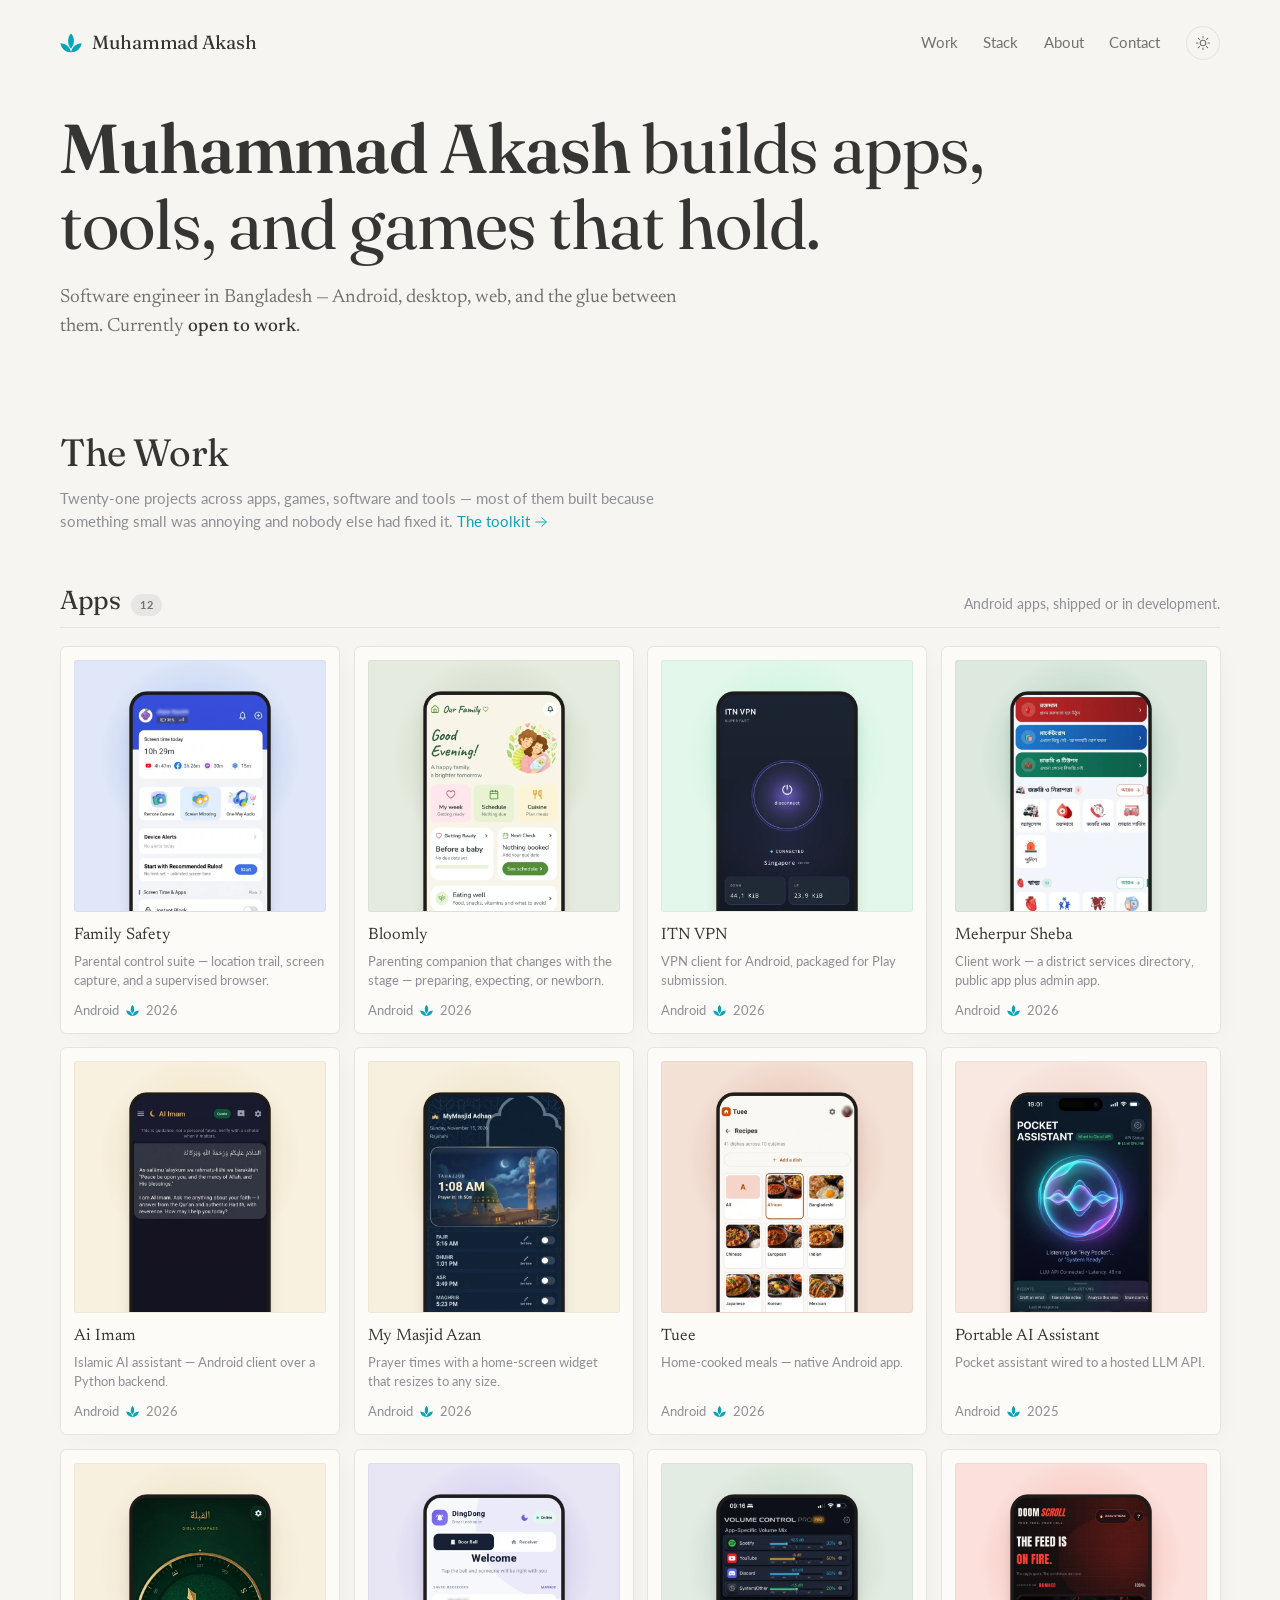
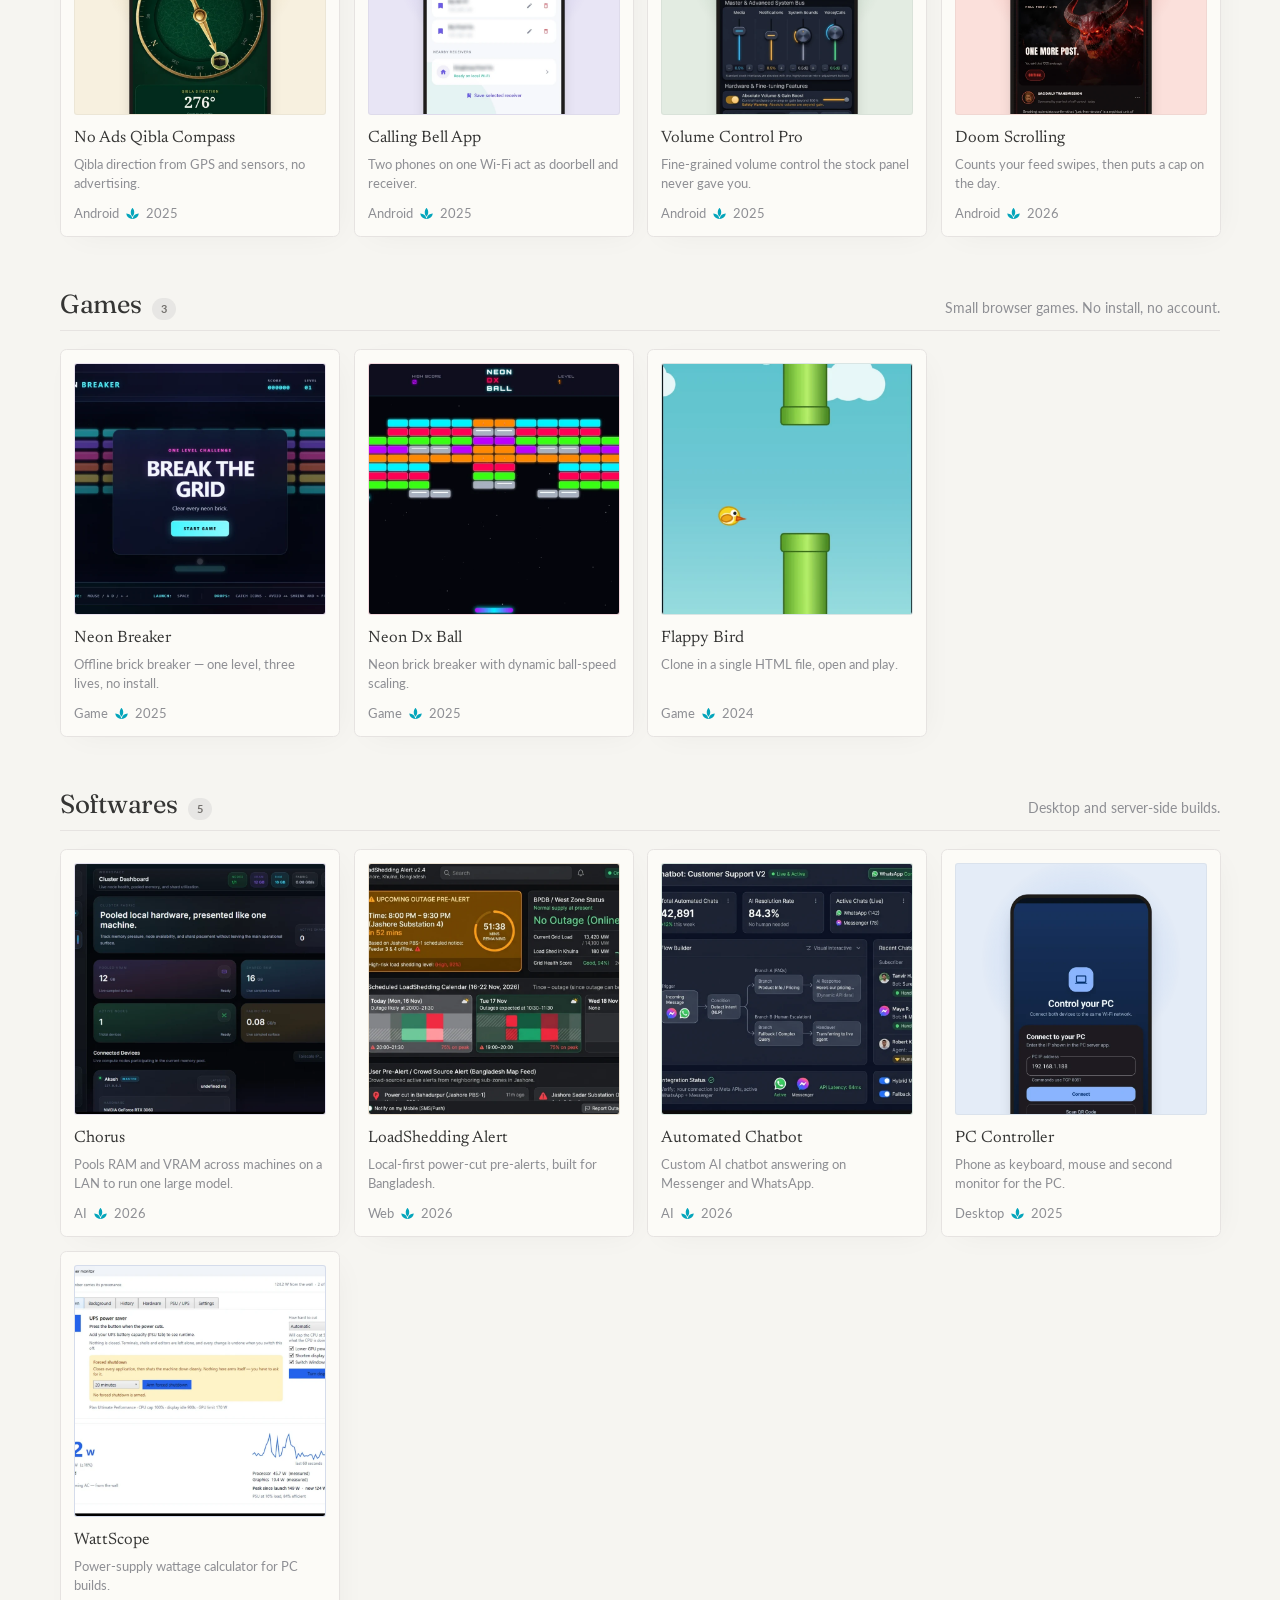
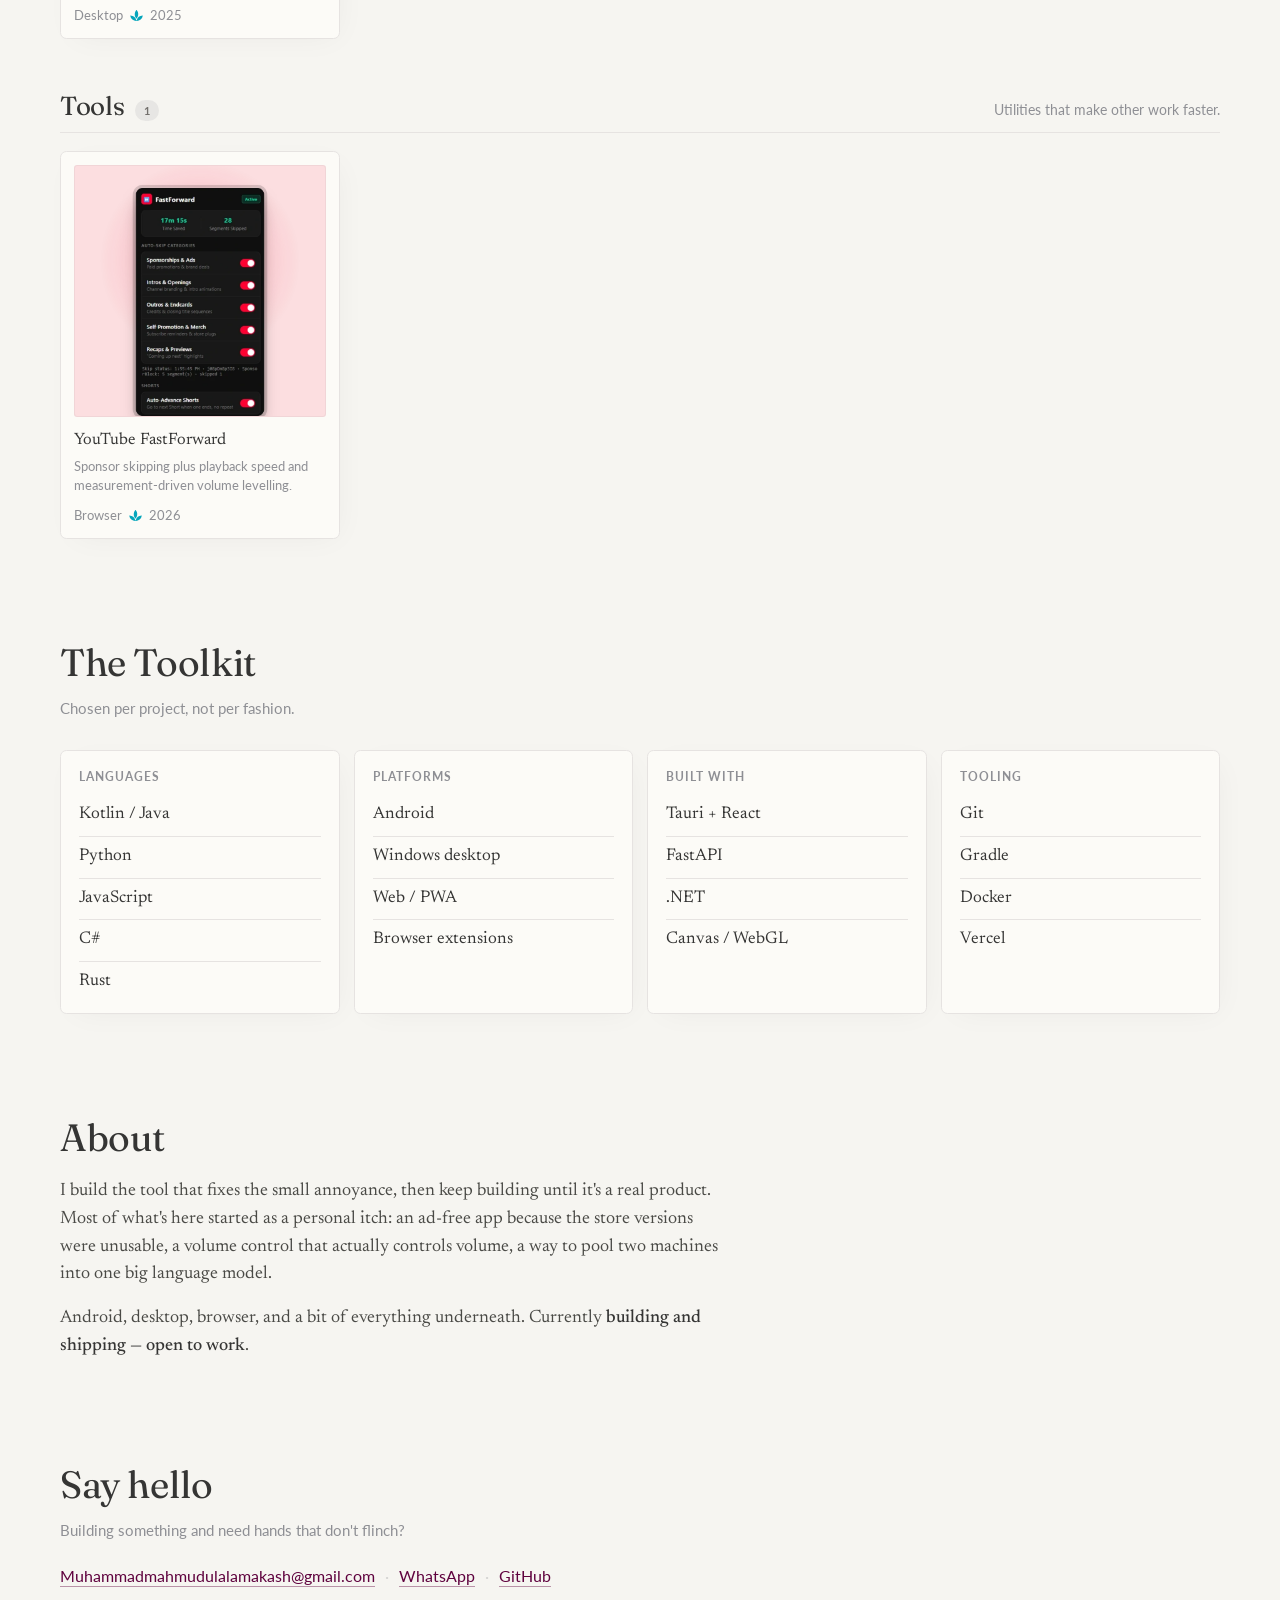
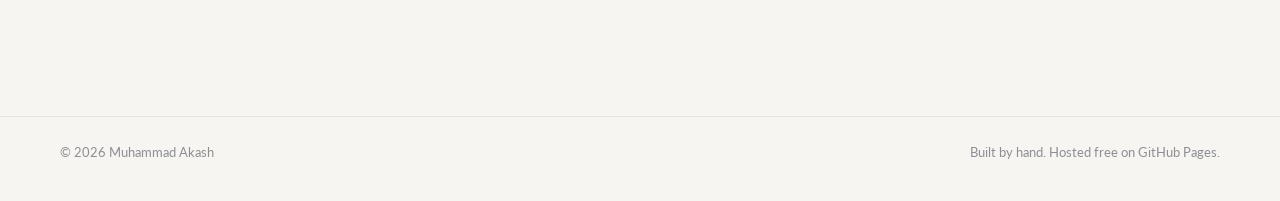
<file: index.html>
<!DOCTYPE html>
<html lang="en">
<head>
<meta charset="UTF-8" />
<meta name="viewport" content="width=device-width, initial-scale=1" />
<title>Muhammad Akash</title>
<meta name="description" content="Muhammad Akash builds apps, tools, and games. Android, desktop, web — twenty-one projects." />
<meta name="color-scheme" content="light dark" />
<meta name="theme-color" content="#f6f5f1" />

<meta property="og:type" content="website" />
<meta property="og:title" content="Muhammad Akash" />
<meta property="og:description" content="Builds apps, tools, and games that hold. Android, desktop, web." />
<meta property="og:url" content="https://muhammad-akash.github.io/profile-site/" />
<meta property="og:image" content="https://muhammad-akash.github.io/profile-site/og.png" />
<meta name="twitter:card" content="summary_large_image" />
<meta name="twitter:image" content="https://muhammad-akash.github.io/profile-site/og.png" />

<link rel="icon" href="data:image/svg+xml,<svg xmlns='http://www.w3.org/2000/svg' viewBox='0 0 100 100'><rect width='100' height='100' rx='18' fill='%23f6f5f1'/><text x='50' y='72' font-size='62' font-family='Georgia,serif' text-anchor='middle' fill='%235f023e'>M</text></svg>" />

<link rel="preconnect" href="https://fonts.googleapis.com" />
<link rel="preconnect" href="https://fonts.gstatic.com" crossorigin />
<link rel="stylesheet" href="https://fonts.googleapis.com/css2?family=Fraunces:opsz,wght@9..144,400;9..144,600&family=Newsreader:ital,opsz,wght@0,6..72,400;0,6..72,500;1,6..72,400&family=Lato:wght@400;700&display=swap" />
<link rel="stylesheet" href="styles.css" />

<script>
  (function () {
    var h = document.documentElement;
    var saved = null;
    try { saved = localStorage.getItem('ma-theme'); } catch (e) {}
    if (saved === 'dark' || saved === 'light') h.dataset.theme = saved;
    else if (matchMedia('(prefers-color-scheme: dark)').matches) h.dataset.theme = 'dark';
    else h.dataset.theme = 'light';
  })();
</script>
</head>
<body>

<a class="skip" href="#work">Skip to work</a>

<svg width="0" height="0" style="position:absolute" aria-hidden="true">
  <defs>
    <symbol id="i-arrow" viewBox="0 0 24 24"><path d="M13.5 4.5 21 12l-7.5 7.5M21 12H3"/></symbol>
    <symbol id="i-sun" viewBox="0 0 24 24"><circle cx="12" cy="12" r="4.2"/><path d="M12 2.2v2.4M12 19.4v2.4M2.2 12h2.4M19.4 12h2.4M5 5l1.7 1.7M17.3 17.3 19 19M19 5l-1.7 1.7M6.7 17.3 5 19"/></symbol>
    <symbol id="i-moon" viewBox="0 0 24 24"><path d="M20 14.5A8.5 8.5 0 0 1 9.5 4a8.5 8.5 0 1 0 10.5 10.5Z"/></symbol>
    <symbol id="i-leaf" viewBox="0 0 24 24"><path d="M12.4 19.1a.5.5 0 0 1-.8 0c-5.2-5.6-5.2-15.7 0-21.1"/></symbol>
    <symbol id="i-sprout" viewBox="0 0 25 25">
      <g fill="none">
        <path fill="currentColor" d="M12.79 18.34a.41.41 0 0 1-.59 0c-4-4.22-4-12.11 0-16.32a.4.4 0 0 1 .59 0c4.06 4.21 4.06 12.1 0 16.32"/>
        <path fill="currentColor" d="M12.21 21.89a12.63 12.63 0 0 0-11.4-9.16.3.3 0 0 0-.31.33 11.67 11.67 0 0 0 12 10h.06a11.67 11.67 0 0 0 12-10 .3.3 0 0 0-.31-.33 12.63 12.63 0 0 0-11.4 9.16.3.3 0 0 1-.64 0"/>
      </g>
    </symbol>
  </defs>
</svg>

<nav class="navbar" aria-label="Main">
  <a class="logo" href="#" aria-label="Muhammad Akash, home">
    <svg class="logo-mark" viewBox="0 0 25 25" aria-hidden="true">
      <g fill="none">
        <path fill="currentColor" d="M12.79 18.34a.41.41 0 0 1-.59 0c-4-4.22-4-12.11 0-16.32a.4.4 0 0 1 .59 0c4.06 4.21 4.06 12.1 0 16.32"/>
        <path fill="currentColor" d="M12.21 21.89a12.63 12.63 0 0 0-11.4-9.16.3.3 0 0 0-.31.33 11.67 11.67 0 0 0 12 10h.06a11.67 11.67 0 0 0 12-10 .3.3 0 0 0-.31-.33 12.63 12.63 0 0 0-11.4 9.16.3.3 0 0 1-.64 0"/>
      </g>
    </svg>
    <span class="logo-word">Muhammad Akash</span>
  </a>

  <div class="nav-right">
    <a class="nav-link" href="#work">Work</a>
    <a class="nav-link" href="#stack">Stack</a>
    <a class="nav-link" href="#about">About</a>
    <a class="nav-link" href="#contact">Contact</a>
    <button class="theme-toggle" id="theme-toggle" type="button" aria-label="Toggle colour theme">
      <svg class="ico ico-sun"><use href="#i-sun"/></svg>
      <svg class="ico ico-moon"><use href="#i-moon"/></svg>
    </button>
  </div>
</nav>

<main>
  <div class="page-wrapper">

    <header class="page-header">
      <h1 class="title1 cascade" style="--cascade:0">
        <b>Muhammad Akash</b> builds apps, tools, and games that hold.
      </h1>
      <p class="subtitle cascade" style="--cascade:1">
        Software engineer in Bangladesh — Android, desktop, web, and the glue between them.
        Currently <b>open to work</b>.
      </p>
    </header>

    <div class="spacer-2xl"></div>

    <div class="cascade-fade" style="--cascade:2">

      <section id="work">
        <div class="section-head">
          <h2 class="garden-title">The Work</h2>
          <p class="subheader">
            Twenty-one projects across apps, games, software and tools — most of them
            built because something small was annoying and nobody else had fixed it.
            <a class="readmore" href="#stack">The toolkit <svg class="ico"><use href="#i-arrow"/></svg></a>
          </p>
        </div>

        <div class="group">
          <div class="group-head">
            <h3 class="group-title">Apps</h3>
            <span class="group-count">12</span>
            <p class="group-note">Android apps, shipped or in development.</p>
          </div>
          <div class="grid">

  <a class="card-link" href="project.html?p=family-safe">
              <article class="card">
                <div class="card-art" style="--tint:#2f6bff"><img src="img/family-safe/card.webp" alt="Family Safety — live location on a custom map" loading="lazy" /></div>
                <h3>Family Safety</h3>
                <p class="card-desc">Parental control suite — location trail, screen capture, and a supervised browser.</p>
                <div class="meta"><span>Android</span><svg class="growth"><use href="#i-sprout"/></svg><span>2026</span></div>
              </article>
            </a>

  <a class="card-link" href="project.html?p=bloomly">
              <article class="card">
                <div class="card-art" style="--tint:#5f8a4e"><img src="img/bloomly/card.webp" alt="Bloomly — the home screen" loading="lazy" /></div>
                <h3>Bloomly</h3>
                <p class="card-desc">Parenting companion that changes with the stage — preparing, expecting, or newborn.</p>
                <div class="meta"><span>Android</span><svg class="growth"><use href="#i-sprout"/></svg><span>2026</span></div>
              </article>
            </a>

  <a class="card-link" href="project.html?p=itn-vpn">
              <article class="card">
                <div class="card-art" style="--tint:#47e6a1"><img src="img/itn-vpn/card.webp" alt="ITN VPN — connected" loading="lazy" /></div>
                <h3>ITN VPN</h3>
                <p class="card-desc">VPN client for Android, packaged for Play submission.</p>
                <div class="meta"><span>Android</span><svg class="growth"><use href="#i-sprout"/></svg><span>2026</span></div>
              </article>
            </a>

  <a class="card-link" href="project.html?p=meherpur-sheba">
              <article class="card">
                <div class="card-art" style="--tint:#1f7a4d"><img src="img/meherpur-sheba/card.webp" alt="Meherpur Sheba — the directory home" loading="lazy" /></div>
                <h3>Meherpur Sheba</h3>
                <p class="card-desc">Client work — a district services directory, public app plus admin app.</p>
                <div class="meta"><span>Android</span><svg class="growth"><use href="#i-sprout"/></svg><span>2026</span></div>
              </article>
            </a>

  <a class="card-link" href="project.html?p=ai-imam">
              <article class="card">
                <div class="card-art" style="--tint:#e0b64a"><img src="img/ai-imam/card.webp" alt="AI Imam — the assistant" loading="lazy" /></div>
                <h3>Ai Imam</h3>
                <p class="card-desc">Islamic AI assistant — Android client over a Python backend.</p>
                <div class="meta"><span>Android</span><svg class="growth"><use href="#i-sprout"/></svg><span>2026</span></div>
              </article>
            </a>

  <a class="card-link" href="project.html?p=my-masjid-azan">
              <article class="card">
                <div class="card-art" style="--tint:#d9a94a"><img src="img/my-masjid-azan/card.webp" alt="My Masjid Adhan — prayer times" loading="lazy" /></div>
                <h3>My Masjid Azan</h3>
                <p class="card-desc">Prayer times with a home-screen widget that resizes to any size.</p>
                <div class="meta"><span>Android</span><svg class="growth"><use href="#i-sprout"/></svg><span>2026</span></div>
              </article>
            </a>

  <a class="card-link" href="project.html?p=tuee">
              <article class="card">
                <div class="card-art" style="--tint:#c2410c"><img src="img/tuee/card.webp" alt="Tuee — the recipe catalogue" loading="lazy" /></div>
                <h3>Tuee</h3>
                <p class="card-desc">Home-cooked meals — native Android app.</p>
                <div class="meta"><span>Android</span><svg class="growth"><use href="#i-sprout"/></svg><span>2026</span></div>
              </article>
            </a>

  <a class="card-link" href="project.html?p=portable-ai-assistant">
              <article class="card">
                <div class="card-art" style="--tint:#e0705c"><img src="img/portable-ai-assistant/card.webp" alt="Portable AI Assistant" loading="lazy" /></div>
                <h3>Portable AI Assistant</h3>
                <p class="card-desc">Pocket assistant wired to a hosted LLM API.</p>
                <div class="meta"><span>Android</span><svg class="growth"><use href="#i-sprout"/></svg><span>2025</span></div>
              </article>
            </a>

  <a class="card-link" href="project.html?p=no-ads-qibla-compass">
              <article class="card">
                <div class="card-art" style="--tint:#d9a94a"><img src="img/no-ads-qibla-compass/card.webp" alt="Qibla Compass — the compass" loading="lazy" /></div>
                <h3>No Ads Qibla Compass</h3>
                <p class="card-desc">Qibla direction from GPS and sensors, no advertising.</p>
                <div class="meta"><span>Android</span><svg class="growth"><use href="#i-sprout"/></svg><span>2025</span></div>
              </article>
            </a>

  <a class="card-link" href="project.html?p=calling-bell-app">
              <article class="card">
                <div class="card-art" style="--tint:#6c5ce7"><img src="img/calling-bell-app/card.webp" alt="Calling Bell door bell screen" loading="lazy" /></div>
                <h3>Calling Bell App</h3>
                <p class="card-desc">Two phones on one Wi-Fi act as doorbell and receiver.</p>
                <div class="meta"><span>Android</span><svg class="growth"><use href="#i-sprout"/></svg><span>2025</span></div>
              </article>
            </a>

  <a class="card-link" href="project.html?p=volume-control-pro">
              <article class="card">
                <div class="card-art" style="--tint:#4c8f5f"><img src="img/volume-control-pro/card.webp" alt="Volume Control Pro" loading="lazy" /></div>
                <h3>Volume Control Pro</h3>
                <p class="card-desc">Fine-grained volume control the stock panel never gave you.</p>
                <div class="meta"><span>Android</span><svg class="growth"><use href="#i-sprout"/></svg><span>2025</span></div>
              </article>
            </a>

                    <a class="card-link" href="project.html?p=doom-scrolling">
              <article class="card">
                <div class="card-art" style="--tint:#f83830"><img src="img/doom-scrolling/card.webp" alt="Doom Scrolling home screen" loading="lazy" /></div>
                <h3>Doom Scrolling</h3>
                <p class="card-desc">Counts your feed swipes, then puts a cap on the day.</p>
                <div class="meta"><span>Android</span><svg class="growth"><use href="#i-sprout"/></svg><span>2026</span></div>
              </article>
            </a>

          </div>
        </div>
        <div class="group">
          <div class="group-head">
            <h3 class="group-title">Games</h3>
            <span class="group-count">3</span>
            <p class="group-note">Small browser games. No install, no account.</p>
          </div>
          <div class="grid">

  <a class="card-link" href="project.html?p=neon-breaker">
              <article class="card">
                <div class="card-art" style="--tint:#b388ff"><img src="img/neon-breaker/card.webp" alt="Neon Breaker — one level, three lives" loading="lazy" /></div>
                <h3>Neon Breaker</h3>
                <p class="card-desc">Offline brick breaker — one level, three lives, no install.</p>
                <div class="meta"><span>Game</span><svg class="growth"><use href="#i-sprout"/></svg><span>2025</span></div>
              </article>
            </a>

  <a class="card-link" href="project.html?p=dx-ball-antigravity">
              <article class="card">
                <div class="card-art" style="--tint:#ff3d81"><img src="img/dx-ball-antigravity/card.webp" alt="Neon Dx Ball — mid-game" loading="lazy" /></div>
                <h3>Neon Dx Ball</h3>
                <p class="card-desc">Neon brick breaker with dynamic ball-speed scaling.</p>
                <div class="meta"><span>Game</span><svg class="growth"><use href="#i-sprout"/></svg><span>2025</span></div>
              </article>
            </a>

  <a class="card-link" href="project.html?p=flappy-bird">
              <article class="card">
                <div class="card-art" style="--tint:#4aa3b8"><img src="img/flappy-bird/card.webp" alt="Flappy Bird — mid-flight" loading="lazy" /></div>
                <h3>Flappy Bird</h3>
                <p class="card-desc">Clone in a single HTML file, open and play.</p>
                <div class="meta"><span>Game</span><svg class="growth"><use href="#i-sprout"/></svg><span>2024</span></div>
              </article>
            </a>

          </div>
        </div>
        <div class="group">
          <div class="group-head">
            <h3 class="group-title">Softwares</h3>
            <span class="group-count">5</span>
            <p class="group-note">Desktop and server-side builds.</p>
          </div>
          <div class="grid">

  <a class="card-link" href="project.html?p=chorus">
              <article class="card">
                <div class="card-art" style="--tint:#8b7cf6"><img src="img/chorus/card.webp" alt="Chorus" loading="lazy" /></div>
                <h3>Chorus</h3>
                <p class="card-desc">Pools RAM and VRAM across machines on a LAN to run one large model.</p>
                <div class="meta"><span>AI</span><svg class="growth"><use href="#i-sprout"/></svg><span>2026</span></div>
              </article>
            </a>

  <a class="card-link" href="project.html?p=loadshedding-alert">
              <article class="card">
                <div class="card-art" style="--tint:#c98a2e"><img src="img/loadshedding-alert/card.webp" alt="LoadShedding Alert dashboard" loading="lazy" /></div>
                <h3>LoadShedding Alert</h3>
                <p class="card-desc">Local-first power-cut pre-alerts, built for Bangladesh.</p>
                <div class="meta"><span>Web</span><svg class="growth"><use href="#i-sprout"/></svg><span>2026</span></div>
              </article>
            </a>

  <a class="card-link" href="project.html?p=automated-chatbot">
              <article class="card">
                <div class="card-art" style="--tint:#2f9e8f"><img src="img/automated-chatbot/card.webp" alt="Automated Chatbot dashboard" loading="lazy" /></div>
                <h3>Automated Chatbot</h3>
                <p class="card-desc">Custom AI chatbot answering on Messenger and WhatsApp.</p>
                <div class="meta"><span>AI</span><svg class="growth"><use href="#i-sprout"/></svg><span>2026</span></div>
              </article>
            </a>

  <a class="card-link" href="project.html?p=pc-controller">
              <article class="card">
                <div class="card-art" style="--tint:#4f8ff7"><img src="img/pc-controller/card.webp" alt="PC Controller — connect to a PC" loading="lazy" /></div>
                <h3>PC Controller</h3>
                <p class="card-desc">Phone as keyboard, mouse and second monitor for the PC.</p>
                <div class="meta"><span>Desktop</span><svg class="growth"><use href="#i-sprout"/></svg><span>2025</span></div>
              </article>
            </a>

  <a class="card-link" href="project.html?p=wattscope">
              <article class="card">
                <div class="card-art" style="--tint:#2563eb"><img src="img/wattscope/card.webp" alt="Wattscope" loading="lazy" /></div>
                <h3>WattScope</h3>
                <p class="card-desc">Power-supply wattage calculator for PC builds.</p>
                <div class="meta"><span>Desktop</span><svg class="growth"><use href="#i-sprout"/></svg><span>2025</span></div>
              </article>
            </a>

          </div>
        </div>
        <div class="group">
          <div class="group-head">
            <h3 class="group-title">Tools</h3>
            <span class="group-count">1</span>
            <p class="group-note">Utilities that make other work faster.</p>
          </div>
          <div class="grid">

  <a class="card-link" href="project.html?p=youtube-fastforward">
              <article class="card">
                <div class="card-art" style="--tint:#ff2d55"><img src="img/youtube-fastforward/card.webp" alt="YouTube FastForward popup" loading="lazy" /></div>
                <h3>YouTube FastForward</h3>
                <p class="card-desc">Sponsor skipping plus playback speed and measurement-driven volume levelling.</p>
                <div class="meta"><span>Browser</span><svg class="growth"><use href="#i-sprout"/></svg><span>2026</span></div>
              </article>
            </a>

          </div>
        </div>
      </section>

      <section id="stack" class="section-gap">
        <div class="section-head">
          <h2 class="garden-title">The Toolkit</h2>
          <p class="subheader">Chosen per project, not per fashion.</p>
        </div>

        <div class="list-grid">
          <div class="list-card">
            <h3>Languages</h3>
            <ul><li>Kotlin / Java</li><li>Python</li><li>JavaScript</li><li>C#</li><li>Rust</li></ul>
          </div>
          <div class="list-card">
            <h3>Platforms</h3>
            <ul><li>Android</li><li>Windows desktop</li><li>Web / PWA</li><li>Browser extensions</li></ul>
          </div>
          <div class="list-card">
            <h3>Built with</h3>
            <ul><li>Tauri + React</li><li>FastAPI</li><li>.NET</li><li>Canvas / WebGL</li></ul>
          </div>
          <div class="list-card">
            <h3>Tooling</h3>
            <ul><li>Git</li><li>Gradle</li><li>Docker</li><li>Vercel</li></ul>
          </div>
        </div>
      </section>

      <section id="about" class="section-gap">
        <div class="section-head">
          <h2 class="garden-title">About</h2>
        </div>
        <div class="prose">
          <p>
            I build the tool that fixes the small annoyance, then keep building until it's
            a real product. Most of what's here started as a personal itch: an ad-free app
            because the store versions were unusable, a volume control that actually
            controls volume, a way to pool two machines into one big language model.
          </p>
          <p>
            Android, desktop, browser, and a bit of everything underneath. Currently
            <b>building and shipping — open to work</b>.
          </p>
        </div>
      </section>

      <section id="contact" class="section-gap">
        <div class="section-head">
          <h2 class="garden-title">Say hello</h2>
          <p class="subheader">Building something and need hands that don't flinch?</p>
        </div>
        <div class="contact-row">
          <a class="contact-link" href="mailto:Muhammadmahmudulalamakash@gmail.com">
            Muhammadmahmudulalamakash@gmail.com
          </a>
          <span class="contact-sep" aria-hidden="true">·</span>
          <a class="contact-link" href="https://wa.me/8801774593217" target="_blank" rel="noopener">WhatsApp</a>
          <span class="contact-sep" aria-hidden="true">·</span>
          <a class="contact-link" href="https://github.com/Muhammad-Akash" target="_blank" rel="noopener">GitHub</a>
        </div>
      </section>

    </div>
  </div>
</main>

<footer class="site-footer">
  <div class="footer-inner">
    <span>© <span id="year">2026</span> Muhammad Akash</span>
    <span class="footer-note">Built by hand. Hosted free on GitHub Pages.</span>
  </div>
</footer>

<script src="script.js" defer></script>
</body>
</html>
</file>
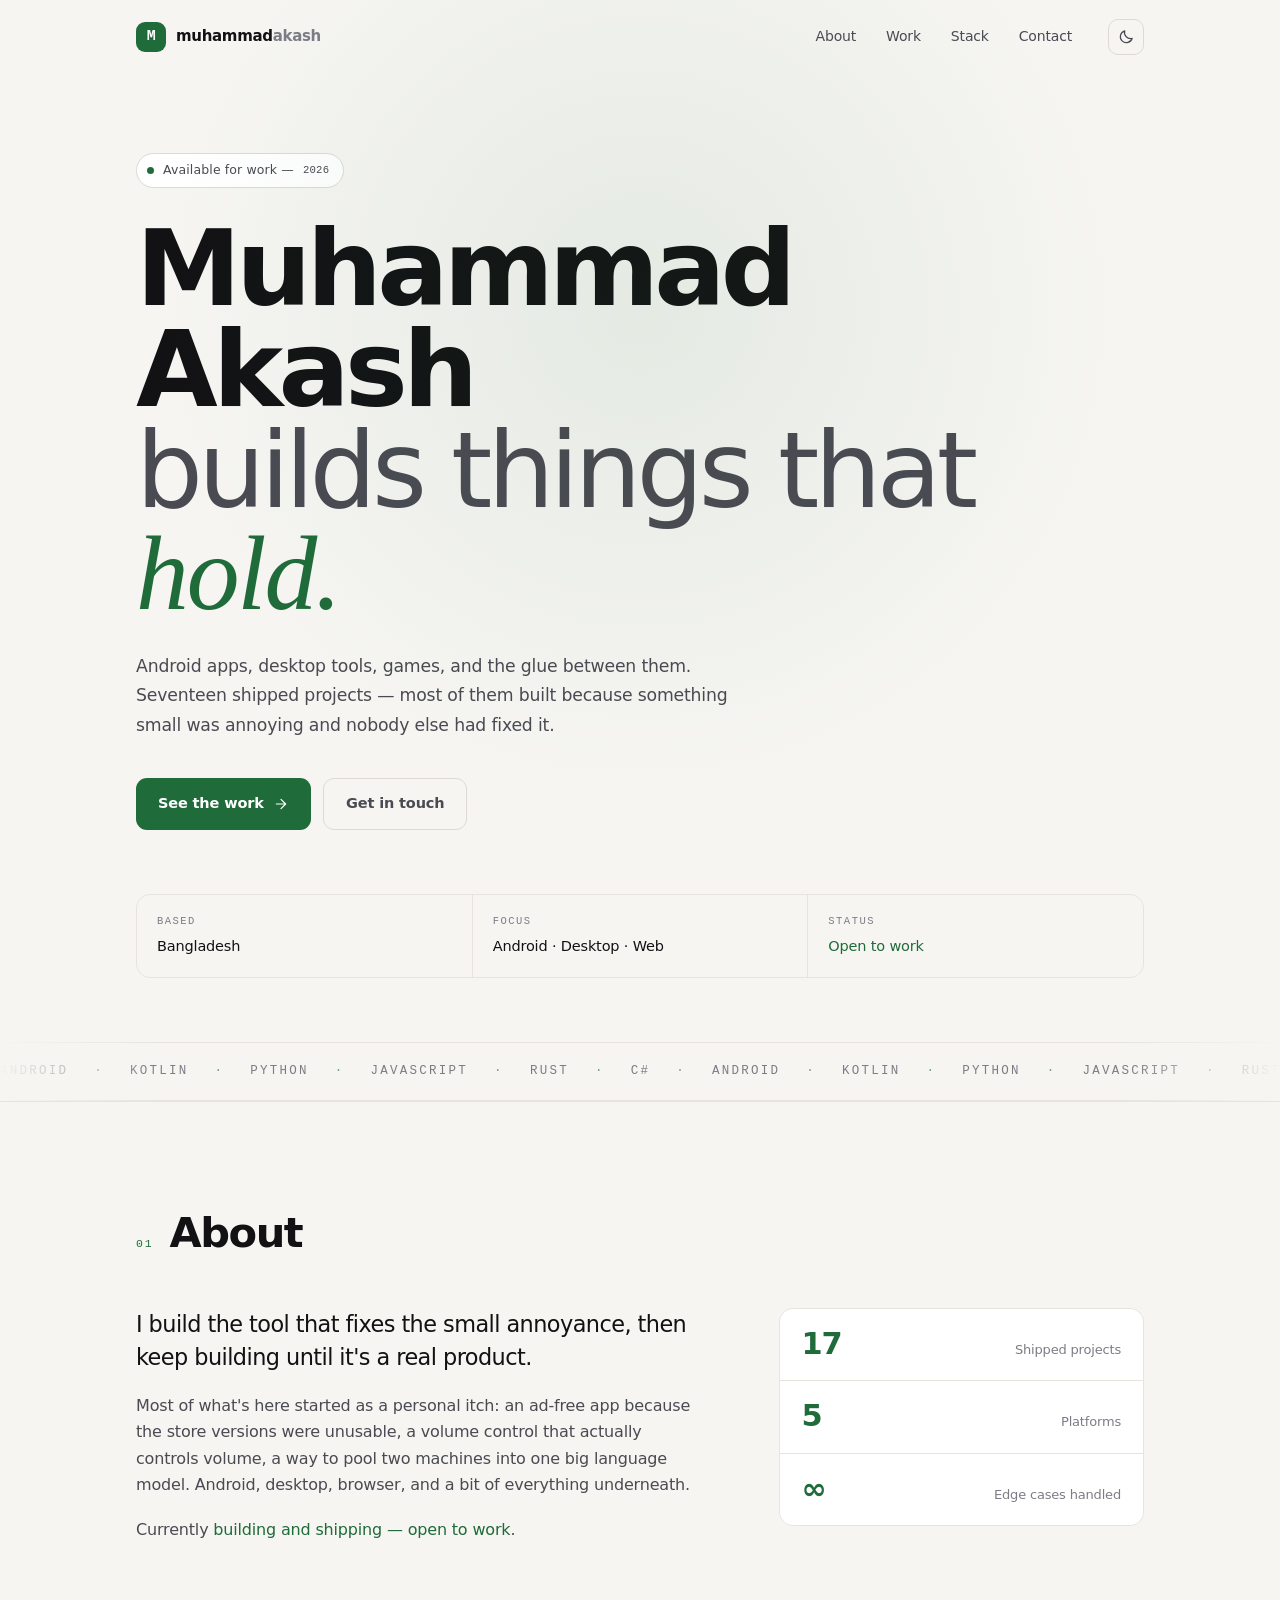
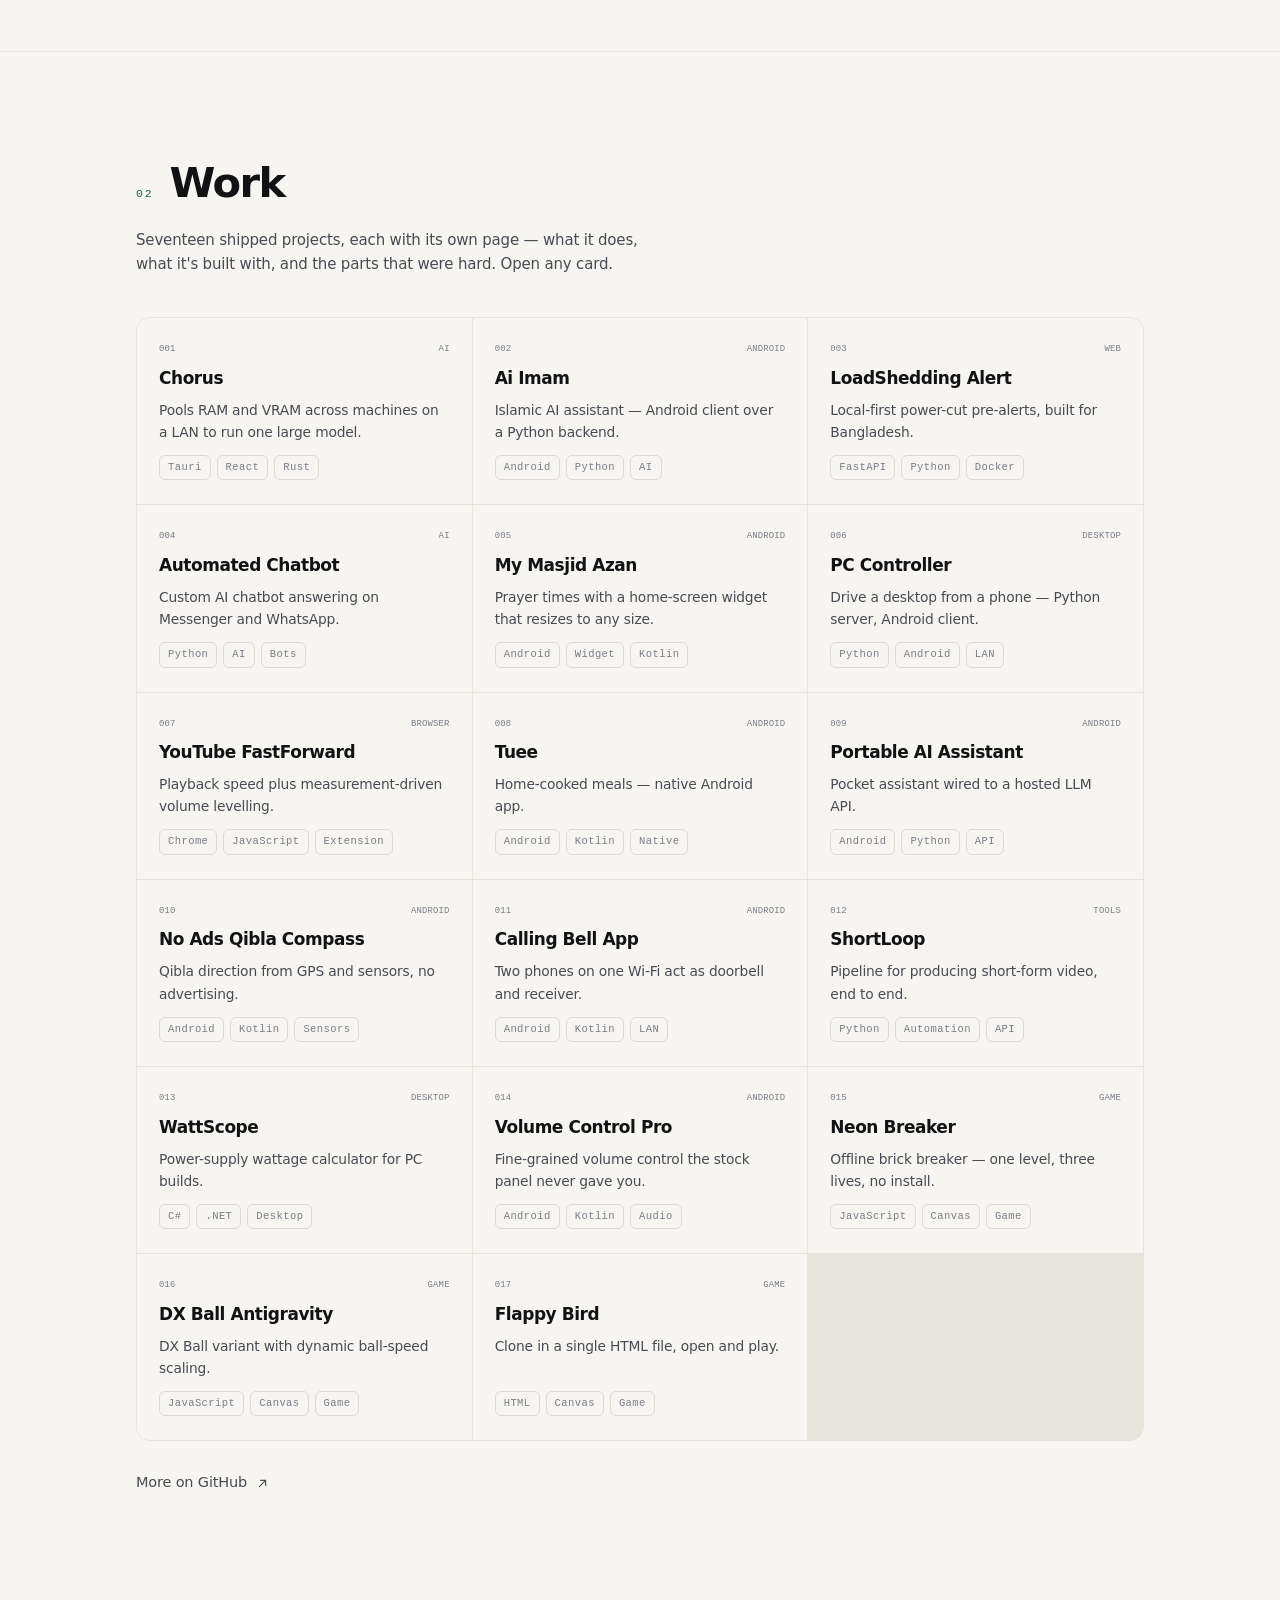
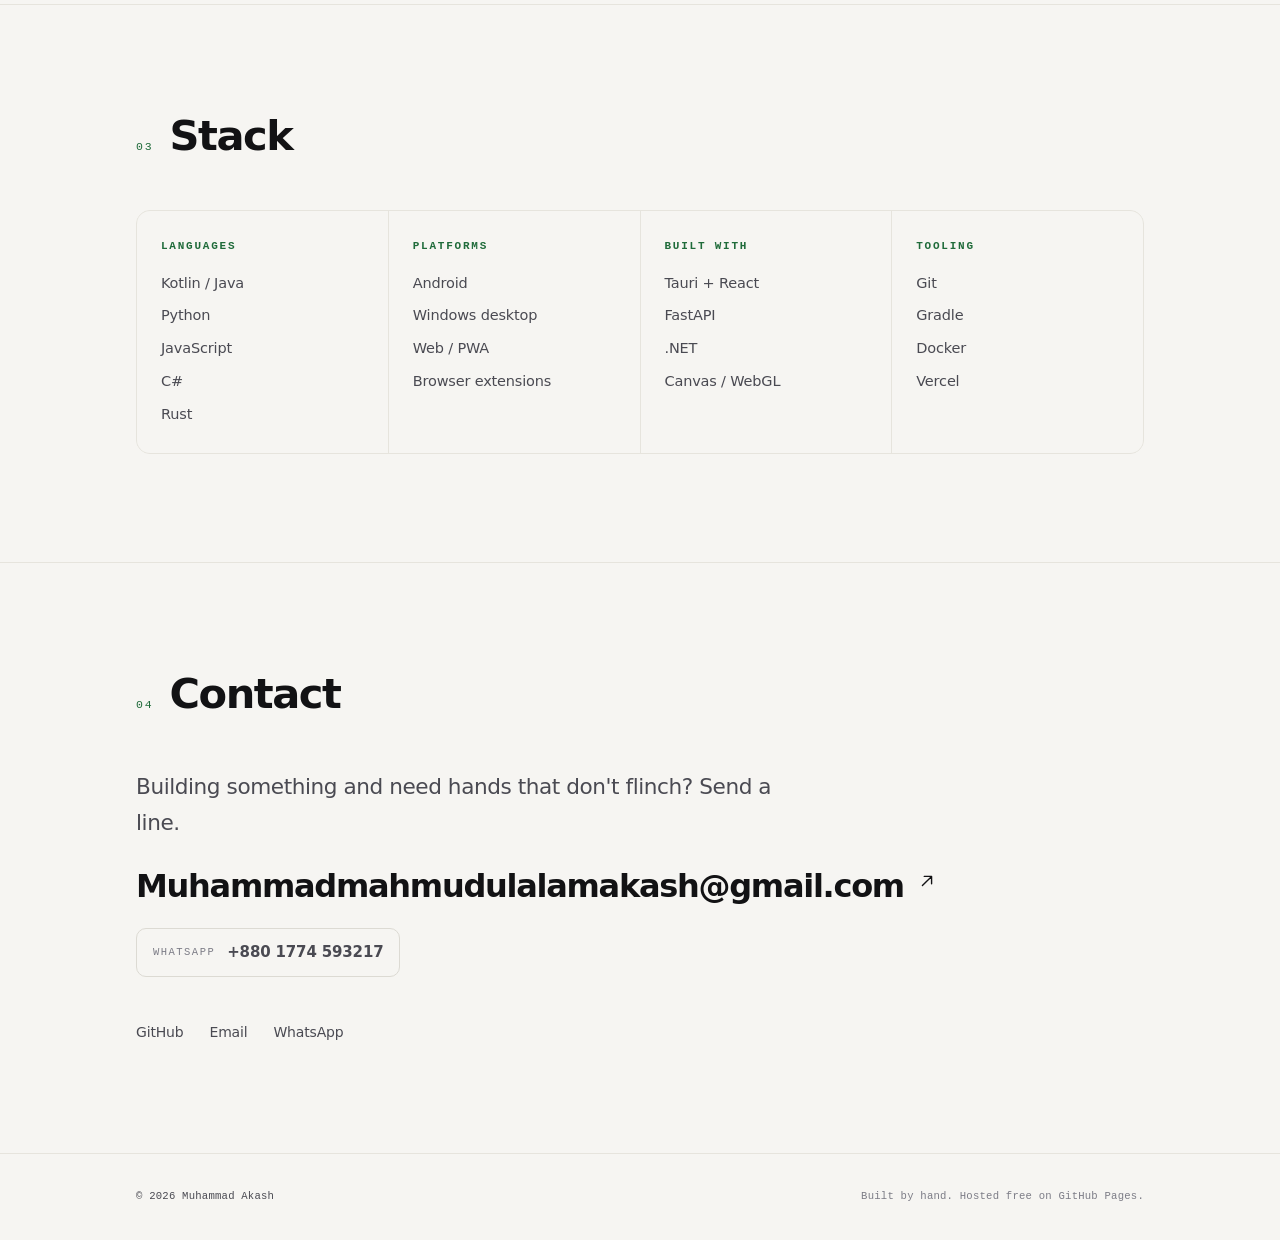
<file: v1/index.html>
<!DOCTYPE html>
<html lang="en" data-theme="dark">
<head>
<meta charset="UTF-8" />
<meta name="viewport" content="width=device-width, initial-scale=1" />
<title>Muhammad Akash — Software Engineer</title>
<meta name="description" content="Muhammad Akash builds apps, tools, and games. Android, desktop, and web — eighteen shipped projects." />
<meta name="theme-color" content="#0a0a0b" />

<meta property="og:type" content="website" />
<meta property="og:title" content="Muhammad Akash — Software Engineer" />
<meta property="og:description" content="Android, desktop, and web. Eighteen shipped projects." />
<meta property="og:url" content="https://muhammad-akash.github.io/profile-site/" />
<meta property="og:image" content="https://muhammad-akash.github.io/profile-site/og.png" />
<meta property="og:image:width" content="1200" />
<meta property="og:image:height" content="630" />
<meta name="twitter:card" content="summary_large_image" />
<meta name="twitter:image" content="https://muhammad-akash.github.io/profile-site/og.png" />

<link rel="icon" href="data:image/svg+xml,<svg xmlns='http://www.w3.org/2000/svg' viewBox='0 0 100 100'><rect width='100' height='100' rx='22' fill='%230a0a0b'/><text x='50' y='68' font-size='52' font-family='monospace' font-weight='700' text-anchor='middle' fill='%23c8ff4d'>M</text></svg>" />
<link rel="stylesheet" href="styles.css" />
<script>document.documentElement.classList.add('js');</script>
</head>
<body>

<a class="skip" href="#main">Skip to content</a>

<header class="nav" id="nav">
  <div class="nav-inner">
    <a class="brand" href="#top" aria-label="Home">
      <span class="brand-mark">M</span>
      <span class="brand-text">muhammad<span class="dim">akash</span></span>
    </a>

    <nav class="nav-links" aria-label="Primary">
      <a href="#about">About</a>
      <a href="#work">Work</a>
      <a href="#stack">Stack</a>
      <a href="#contact">Contact</a>
    </nav>

    <div class="nav-actions">
      <button class="icon-btn" id="theme-toggle" type="button" aria-label="Toggle color theme">
        <svg class="i-sun" viewBox="0 0 24 24" aria-hidden="true"><circle cx="12" cy="12" r="4.2"/><path d="M12 2.2v2.6M12 19.2v2.6M2.2 12h2.6M19.2 12h2.6M5.1 5.1l1.9 1.9M17 17l1.9 1.9M18.9 5.1L17 7M7 17l-1.9 1.9"/></svg>
        <svg class="i-moon" viewBox="0 0 24 24" aria-hidden="true"><path d="M20 14.5A8.5 8.5 0 0 1 9.5 4a8.5 8.5 0 1 0 10.5 10.5Z"/></svg>
      </button>
      <button class="icon-btn menu-btn" id="menu-btn" type="button" aria-label="Menu" aria-expanded="false" aria-controls="mobile-menu">
        <span></span><span></span>
      </button>
    </div>
  </div>

  <div class="mobile-menu" id="mobile-menu" hidden>
    <a href="#about">About</a>
    <a href="#work">Work</a>
    <a href="#stack">Stack</a>
    <a href="#contact">Contact</a>
  </div>
</header>

<main id="main">

  <!-- ───────────────────────── HERO ───────────────────────── -->
  <section class="hero" id="top">
    <div class="hero-glow" aria-hidden="true"></div>
    <div class="container">

      <p class="eyebrow reveal">
        <span class="dot" aria-hidden="true"></span>
        Available for work — <span class="mono">2026</span>
      </p>

      <h1 class="hero-title reveal">
        <span class="line">Muhammad Akash</span>
        <span class="line line-2">builds things that <em>hold.</em></span>
      </h1>

      <p class="hero-sub reveal">
        Android apps, desktop tools, games, and the glue between them.
        Seventeen shipped projects — most of them built because something
        small was annoying and nobody else had fixed it.
      </p>

      <div class="hero-cta reveal">
        <a class="btn btn-primary" href="#work">
          See the work
          <svg viewBox="0 0 24 24" aria-hidden="true"><path d="M5 12h13M12 5l7 7-7 7"/></svg>
        </a>
        <a class="btn btn-ghost" href="#contact">Get in touch</a>
      </div>

      <ul class="hero-meta reveal" aria-label="Quick facts">
        <li><span class="k">Based</span><span class="v">Bangladesh</span></li>
        <li><span class="k">Focus</span><span class="v">Android · Desktop · Web</span></li>
        <li><span class="k">Status</span><span class="v accent">Open to work</span></li>
      </ul>

    </div>

    <div class="marquee" aria-hidden="true">
      <div class="marquee-track">
        <span>Android</span><span>·</span><span>Kotlin</span><span>·</span><span>Python</span><span>·</span>
        <span>JavaScript</span><span>·</span><span>Rust</span><span>·</span><span>C#</span><span>·</span>
        <span>Android</span><span>·</span><span>Kotlin</span><span>·</span><span>Python</span><span>·</span>
        <span>JavaScript</span><span>·</span><span>Rust</span><span>·</span><span>C#</span><span>·</span>
      </div>
    </div>
  </section>

  <!-- ───────────────────────── ABOUT ───────────────────────── -->
  <section class="section" id="about">
    <div class="container">
      <header class="section-head reveal">
        <span class="section-num mono">01</span>
        <h2 class="section-title">About</h2>
      </header>

      <div class="about-grid">
        <div class="about-copy reveal">
          <p class="lead">
            I build the tool that fixes the small annoyance, then keep building
            until it's a real product.
          </p>
          <p>
            Most of what's here started as a personal itch: an ad-free app
            because the store versions were unusable, a volume control that
            actually controls volume, a way to pool two machines into one big
            language model. Android, desktop, browser, and a bit of everything
            underneath.
          </p>
          <p>
            Currently <span class="accent">building and shipping — open to work</span>.
          </p>
        </div>

        <aside class="about-stats reveal">
          <div class="stat">
            <span class="stat-num">17</span>
            <span class="stat-label">Shipped projects</span>
          </div>
          <div class="stat">
            <span class="stat-num">5</span>
            <span class="stat-label">Platforms</span>
          </div>
          <div class="stat">
            <span class="stat-num">∞</span>
            <span class="stat-label">Edge cases handled</span>
          </div>
        </aside>
      </div>
    </div>
  </section>

  <!-- ───────────────────────── WORK ───────────────────────── -->
  <section class="section" id="work">
    <div class="container">
      <header class="section-head reveal">
        <span class="section-num mono">02</span>
        <h2 class="section-title">Work</h2>
      </header>

      <p class="work-intro reveal">
        Seventeen shipped projects, each with its own page — what it does, what
        it's built with, and the parts that were hard. Open any card.
      </p>

      <div class="projects">

        <a class="project reveal" href="project.html?p=chorus">
          <div class="project-top">
            <span class="project-index mono">001</span>
            <span class="project-platform mono">AI</span>
          </div>
          <h3 class="project-title">Chorus</h3>
          <p class="project-desc">Pools RAM and VRAM across machines on a LAN to run one large model.</p>
          <ul class="tags"><li>Tauri</li><li>React</li><li>Rust</li></ul>
        </a>

        <a class="project reveal" href="project.html?p=ai-imam">
          <div class="project-top">
            <span class="project-index mono">002</span>
            <span class="project-platform mono">Android</span>
          </div>
          <h3 class="project-title">Ai Imam</h3>
          <p class="project-desc">Islamic AI assistant — Android client over a Python backend.</p>
          <ul class="tags"><li>Android</li><li>Python</li><li>AI</li></ul>
        </a>

        <a class="project reveal" href="project.html?p=loadshedding-alert">
          <div class="project-top">
            <span class="project-index mono">003</span>
            <span class="project-platform mono">Web</span>
          </div>
          <h3 class="project-title">LoadShedding Alert</h3>
          <p class="project-desc">Local-first power-cut pre-alerts, built for Bangladesh.</p>
          <ul class="tags"><li>FastAPI</li><li>Python</li><li>Docker</li></ul>
        </a>

        <a class="project reveal" href="project.html?p=automated-chatbot">
          <div class="project-top">
            <span class="project-index mono">004</span>
            <span class="project-platform mono">AI</span>
          </div>
          <h3 class="project-title">Automated Chatbot</h3>
          <p class="project-desc">Custom AI chatbot answering on Messenger and WhatsApp.</p>
          <ul class="tags"><li>Python</li><li>AI</li><li>Bots</li></ul>
        </a>

        <a class="project reveal" href="project.html?p=my-masjid-azan">
          <div class="project-top">
            <span class="project-index mono">005</span>
            <span class="project-platform mono">Android</span>
          </div>
          <h3 class="project-title">My Masjid Azan</h3>
          <p class="project-desc">Prayer times with a home-screen widget that resizes to any size.</p>
          <ul class="tags"><li>Android</li><li>Widget</li><li>Kotlin</li></ul>
        </a>

        <a class="project reveal" href="project.html?p=pc-controller">
          <div class="project-top">
            <span class="project-index mono">006</span>
            <span class="project-platform mono">Desktop</span>
          </div>
          <h3 class="project-title">PC Controller</h3>
          <p class="project-desc">Drive a desktop from a phone — Python server, Android client.</p>
          <ul class="tags"><li>Python</li><li>Android</li><li>LAN</li></ul>
        </a>

        <a class="project reveal" href="project.html?p=youtube-fastforward">
          <div class="project-top">
            <span class="project-index mono">007</span>
            <span class="project-platform mono">Browser</span>
          </div>
          <h3 class="project-title">YouTube FastForward</h3>
          <p class="project-desc">Playback speed plus measurement-driven volume levelling.</p>
          <ul class="tags"><li>Chrome</li><li>JavaScript</li><li>Extension</li></ul>
        </a>

        <a class="project reveal" href="project.html?p=tuee">
          <div class="project-top">
            <span class="project-index mono">008</span>
            <span class="project-platform mono">Android</span>
          </div>
          <h3 class="project-title">Tuee</h3>
          <p class="project-desc">Home-cooked meals — native Android app.</p>
          <ul class="tags"><li>Android</li><li>Kotlin</li><li>Native</li></ul>
        </a>

        <a class="project reveal" href="project.html?p=portable-ai-assistant">
          <div class="project-top">
            <span class="project-index mono">009</span>
            <span class="project-platform mono">Android</span>
          </div>
          <h3 class="project-title">Portable AI Assistant</h3>
          <p class="project-desc">Pocket assistant wired to a hosted LLM API.</p>
          <ul class="tags"><li>Android</li><li>Python</li><li>API</li></ul>
        </a>

        <a class="project reveal" href="project.html?p=no-ads-qibla-compass">
          <div class="project-top">
            <span class="project-index mono">010</span>
            <span class="project-platform mono">Android</span>
          </div>
          <h3 class="project-title">No Ads Qibla Compass</h3>
          <p class="project-desc">Qibla direction from GPS and sensors, no advertising.</p>
          <ul class="tags"><li>Android</li><li>Kotlin</li><li>Sensors</li></ul>
        </a>

        <a class="project reveal" href="project.html?p=calling-bell-app">
          <div class="project-top">
            <span class="project-index mono">011</span>
            <span class="project-platform mono">Android</span>
          </div>
          <h3 class="project-title">Calling Bell App</h3>
          <p class="project-desc">Two phones on one Wi-Fi act as doorbell and receiver.</p>
          <ul class="tags"><li>Android</li><li>Kotlin</li><li>LAN</li></ul>
        </a>

        <a class="project reveal" href="project.html?p=shortloop">
          <div class="project-top">
            <span class="project-index mono">012</span>
            <span class="project-platform mono">Tools</span>
          </div>
          <h3 class="project-title">ShortLoop</h3>
          <p class="project-desc">Pipeline for producing short-form video, end to end.</p>
          <ul class="tags"><li>Python</li><li>Automation</li><li>API</li></ul>
        </a>

        <a class="project reveal" href="project.html?p=wattscope">
          <div class="project-top">
            <span class="project-index mono">013</span>
            <span class="project-platform mono">Desktop</span>
          </div>
          <h3 class="project-title">WattScope</h3>
          <p class="project-desc">Power-supply wattage calculator for PC builds.</p>
          <ul class="tags"><li>C#</li><li>.NET</li><li>Desktop</li></ul>
        </a>

        <a class="project reveal" href="project.html?p=volume-control-pro">
          <div class="project-top">
            <span class="project-index mono">014</span>
            <span class="project-platform mono">Android</span>
          </div>
          <h3 class="project-title">Volume Control Pro</h3>
          <p class="project-desc">Fine-grained volume control the stock panel never gave you.</p>
          <ul class="tags"><li>Android</li><li>Kotlin</li><li>Audio</li></ul>
        </a>

        <a class="project reveal" href="project.html?p=neon-breaker">
          <div class="project-top">
            <span class="project-index mono">015</span>
            <span class="project-platform mono">Game</span>
          </div>
          <h3 class="project-title">Neon Breaker</h3>
          <p class="project-desc">Offline brick breaker — one level, three lives, no install.</p>
          <ul class="tags"><li>JavaScript</li><li>Canvas</li><li>Game</li></ul>
        </a>

        <a class="project reveal" href="project.html?p=dx-ball-antigravity">
          <div class="project-top">
            <span class="project-index mono">016</span>
            <span class="project-platform mono">Game</span>
          </div>
          <h3 class="project-title">DX Ball Antigravity</h3>
          <p class="project-desc">DX Ball variant with dynamic ball-speed scaling.</p>
          <ul class="tags"><li>JavaScript</li><li>Canvas</li><li>Game</li></ul>
        </a>

        <a class="project reveal" href="project.html?p=flappy-bird">
          <div class="project-top">
            <span class="project-index mono">017</span>
            <span class="project-platform mono">Game</span>
          </div>
          <h3 class="project-title">Flappy Bird</h3>
          <p class="project-desc">Clone in a single HTML file, open and play.</p>
          <ul class="tags"><li>HTML</li><li>Canvas</li><li>Game</li></ul>
        </a>

      </div>

      <a class="more-link reveal" href="https://github.com/Muhammad-Akash" target="_blank" rel="noopener">
        More on GitHub
        <svg viewBox="0 0 24 24" aria-hidden="true"><path d="M7 17 17 7M9 7h8v8"/></svg>
      </a>
    </div>
  </section>

  <!-- ───────────────────────── STACK ───────────────────────── -->
  <section class="section" id="stack">
    <div class="container">
      <header class="section-head reveal">
        <span class="section-num mono">03</span>
        <h2 class="section-title">Stack</h2>
      </header>

      <div class="stack-grid">
        <div class="stack-group reveal">
          <h3 class="stack-title mono">languages</h3>
          <ul>
            <li>Kotlin / Java</li><li>Python</li><li>JavaScript</li><li>C#</li><li>Rust</li>
          </ul>
        </div>
        <div class="stack-group reveal">
          <h3 class="stack-title mono">platforms</h3>
          <ul>
            <li>Android</li><li>Windows desktop</li><li>Web / PWA</li><li>Browser extensions</li>
          </ul>
        </div>
        <div class="stack-group reveal">
          <h3 class="stack-title mono">built with</h3>
          <ul>
            <li>Tauri + React</li><li>FastAPI</li><li>.NET</li><li>Canvas / WebGL</li>
          </ul>
        </div>
        <div class="stack-group reveal">
          <h3 class="stack-title mono">tooling</h3>
          <ul>
            <li>Git</li><li>Gradle</li><li>Docker</li><li>Vercel</li>
          </ul>
        </div>
      </div>
    </div>
  </section>

  <!-- ───────────────────────── CONTACT ───────────────────────── -->
  <section class="section contact" id="contact">
    <div class="container">
      <header class="section-head reveal">
        <span class="section-num mono">04</span>
        <h2 class="section-title">Contact</h2>
      </header>

      <p class="contact-lead reveal">
        Building something and need hands that don't flinch? Send a line.
      </p>

      <a class="contact-mail reveal" href="mailto:Muhammadmahmudulalamakash@gmail.com">
        Muhammadmahmudulalamakash@gmail.com
        <svg viewBox="0 0 24 24" aria-hidden="true"><path d="M7 17 17 7M9 7h8v8"/></svg>
      </a>

      <a class="contact-phone reveal" href="https://wa.me/8801774593217" target="_blank" rel="noopener">
        <span class="k mono">WhatsApp</span>
        <span class="v">+880 1774 593217</span>
      </a>

      <ul class="socials reveal">
        <li><a href="https://github.com/Muhammad-Akash" target="_blank" rel="noopener">GitHub</a></li>
        <li><a href="mailto:Muhammadmahmudulalamakash@gmail.com">Email</a></li>
        <li><a href="https://wa.me/8801774593217" target="_blank" rel="noopener">WhatsApp</a></li>
      </ul>
    </div>
  </section>

</main>

<footer class="footer">
  <div class="container footer-inner">
    <span class="mono">© <span id="year">2026</span> Muhammad Akash</span>
    <span class="mono dim">Built by hand. Hosted free on GitHub Pages.</span>
  </div>
</footer>

<script src="script.js" defer></script>
</body>
</html>
</file>
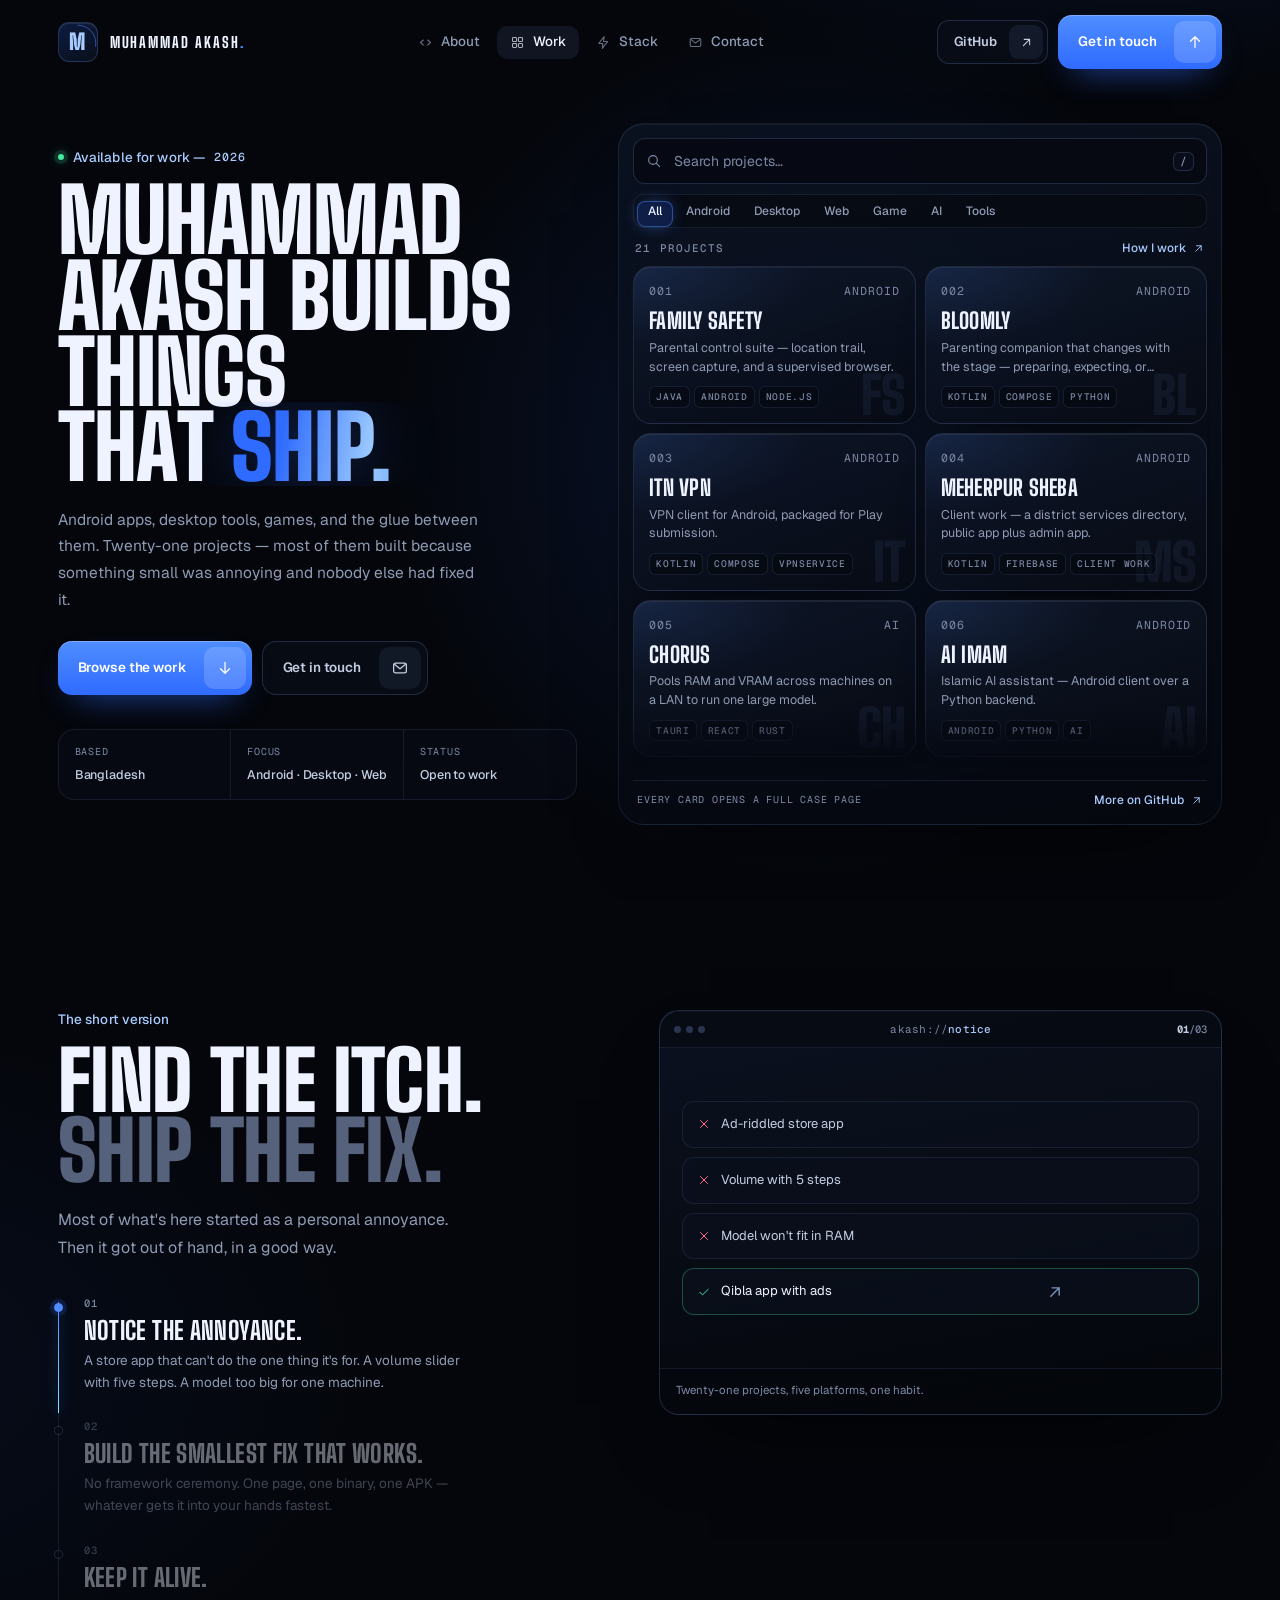
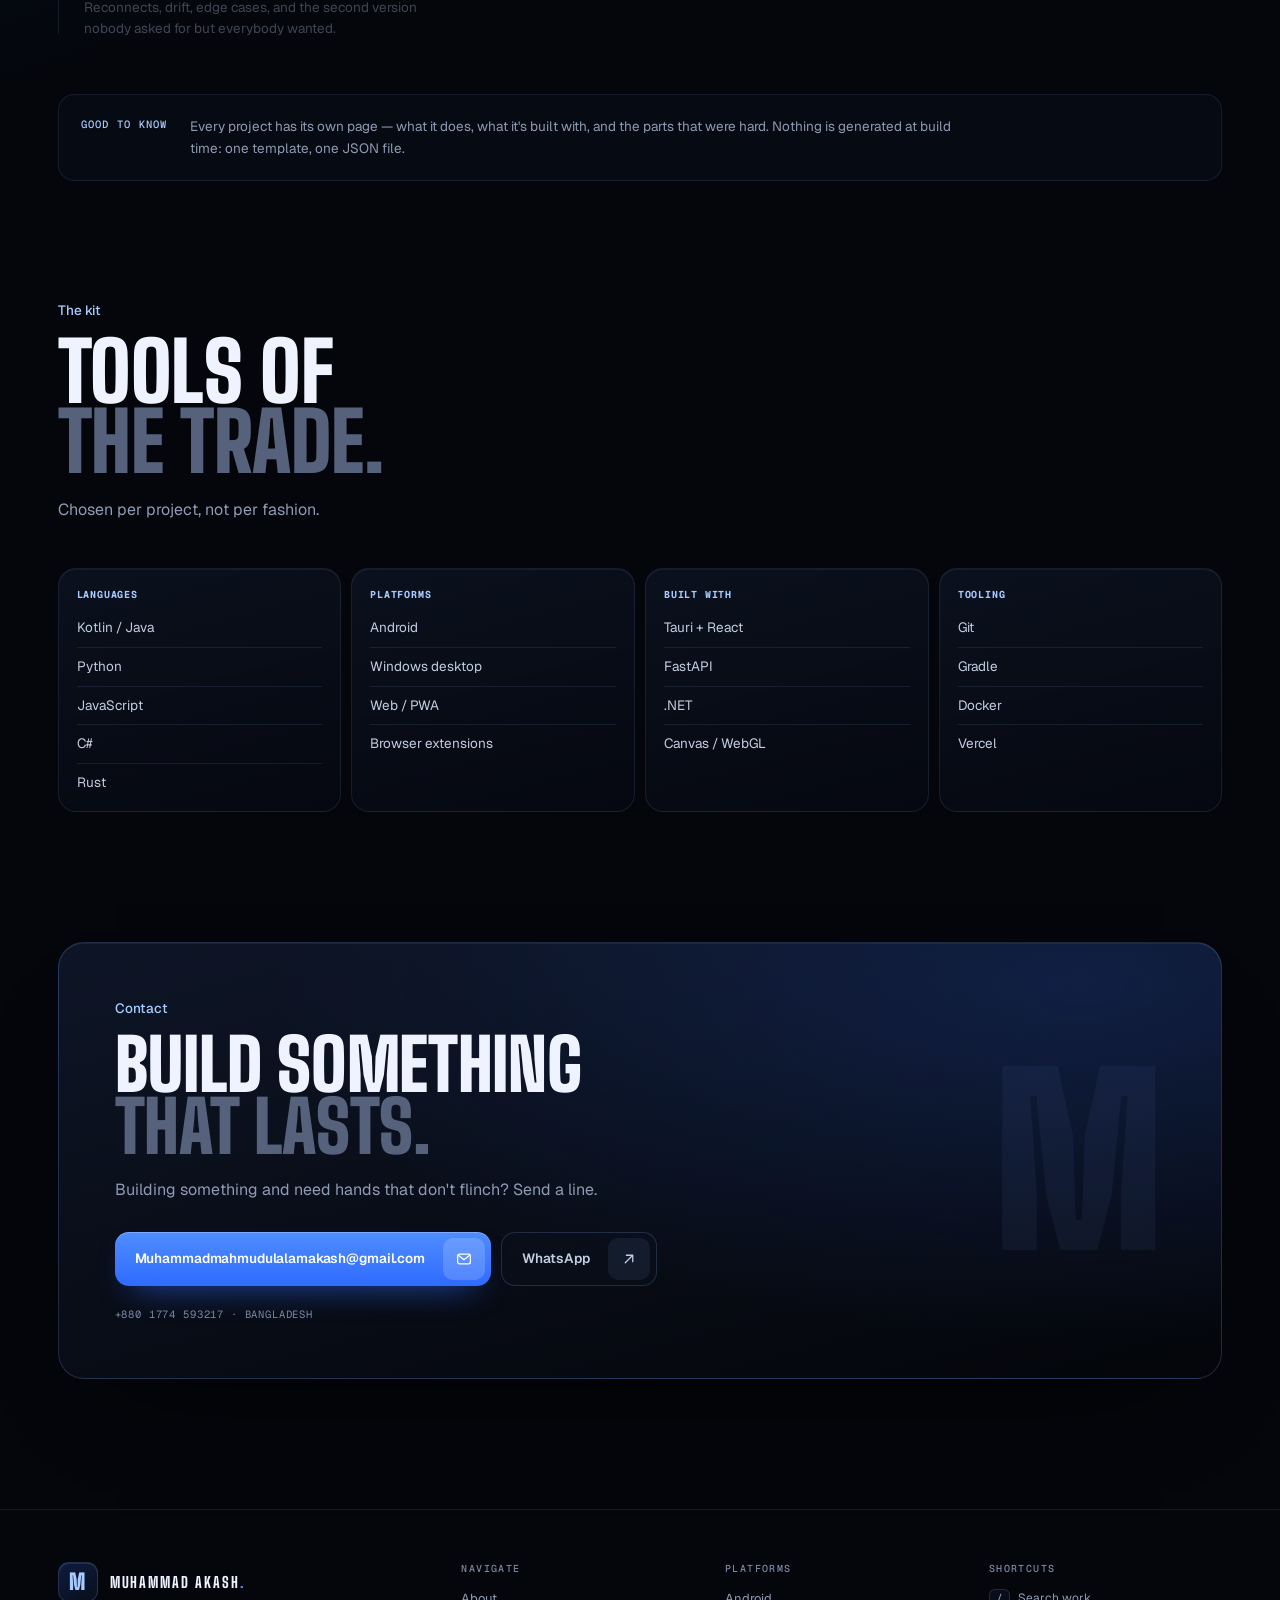
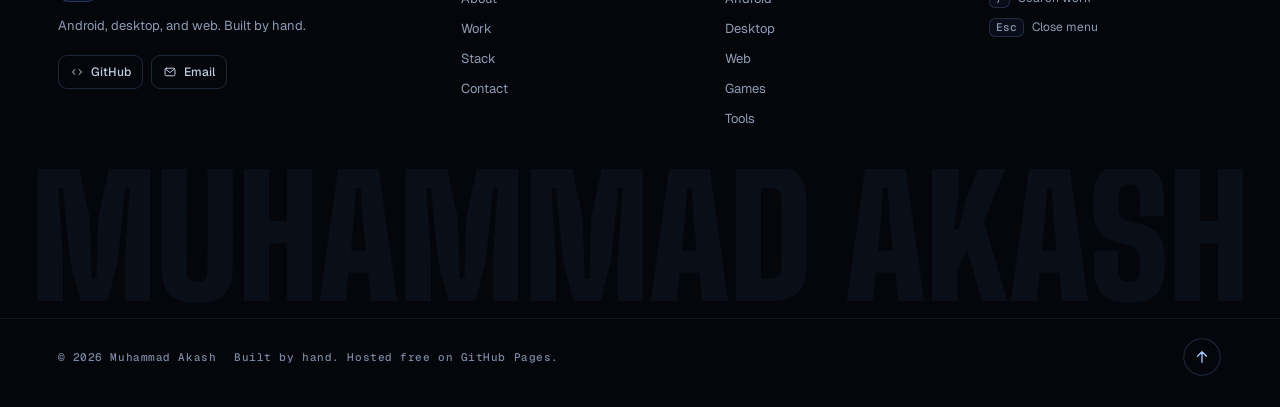
<file: v2/index.html>
<!DOCTYPE html>
<html lang="en" class="no-js">
<head>
<meta charset="UTF-8" />
<meta name="viewport" content="width=device-width, initial-scale=1" />
<title>Muhammad Akash — Builds things that hold.</title>
<meta name="description" content="Muhammad Akash builds apps, tools, and games. Android, desktop, and web — twenty-one projects." />
<meta name="theme-color" content="#2f6bff" />

<meta property="og:type" content="website" />
<meta property="og:title" content="Muhammad Akash — Builds things that hold." />
<meta property="og:description" content="Android, desktop, and web. Twenty-one projects." />
<meta property="og:url" content="https://muhammad-akash.github.io/profile-site/" />
<meta property="og:image" content="https://muhammad-akash.github.io/profile-site/og.png" />
<meta property="og:image:width" content="1200" />
<meta property="og:image:height" content="630" />
<meta name="twitter:card" content="summary_large_image" />
<meta name="twitter:image" content="https://muhammad-akash.github.io/profile-site/og.png" />

<link rel="icon" href="data:image/svg+xml,<svg xmlns='http://www.w3.org/2000/svg' viewBox='0 0 100 100'><rect width='100' height='100' rx='22' fill='%2304060b'/><text x='50' y='70' font-size='56' font-family='Arial Narrow,Arial' font-weight='900' text-anchor='middle' fill='%232f6bff'>M</text></svg>" />

<link rel="preconnect" href="https://fonts.googleapis.com" />
<link rel="preconnect" href="https://fonts.gstatic.com" crossorigin />
<link rel="stylesheet" href="https://fonts.googleapis.com/css2?family=Big+Shoulders+Display:wght@700;800;900&family=Geist:wght@400;500;600;700&family=Geist+Mono:wght@400;500&display=swap" />
<link rel="stylesheet" href="styles.css" />

<script>
  (function (d) {
    var h = d.documentElement;
    h.classList.remove('no-js'); h.classList.add('js');
    try {
      if (sessionStorage.getItem('ma-intro') || matchMedia('(prefers-reduced-motion: reduce)').matches) h.classList.add('skip-intro');
    } catch (e) { h.classList.add('skip-intro'); }
  })(document);
</script>
</head>
<body>

<!-- icon sprite -->
<svg width="0" height="0" style="position:absolute" aria-hidden="true">
  <defs>
    <symbol id="i-arrow" viewBox="0 0 24 24"><path d="M7 17 17 7M8.5 7H17v8.5"/></symbol>
    <symbol id="i-down" viewBox="0 0 24 24"><path d="M12 4.5v14M6 13l6 6 6-6"/></symbol>
    <symbol id="i-search" viewBox="0 0 24 24"><circle cx="10.5" cy="10.5" r="6.5"/><path d="m15.5 15.5 5 5"/></symbol>
    <symbol id="i-close" viewBox="0 0 24 24"><path d="M6 6l12 12M18 6 6 18"/></symbol>
    <symbol id="i-grid" viewBox="0 0 24 24"><rect x="4" y="4" width="6.5" height="6.5" rx="1.5"/><rect x="13.5" y="4" width="6.5" height="6.5" rx="1.5"/><rect x="4" y="13.5" width="6.5" height="6.5" rx="1.5"/><rect x="13.5" y="13.5" width="6.5" height="6.5" rx="1.5"/></symbol>
    <symbol id="i-mail" viewBox="0 0 24 24"><rect x="3.5" y="5.5" width="17" height="13" rx="2.5"/><path d="m4.5 7 7.5 6 7.5-6"/></symbol>
    <symbol id="i-send" viewBox="0 0 24 24"><path d="M12 19V5M6 11l6-6 6 6"/></symbol>
    <symbol id="i-check" viewBox="0 0 24 24"><path d="m5 12.5 4.5 4.5L19 7.5"/></symbol>
    <symbol id="i-bolt" viewBox="0 0 24 24"><path d="M13 2.5 4.5 13.5h6.5l-1 8 8.5-11h-6.5z"/></symbol>
    <symbol id="i-code" viewBox="0 0 24 24"><path d="m8.5 8-4.5 4 4.5 4M15.5 8l4.5 4-4.5 4"/></symbol>
    <symbol id="i-chevron" viewBox="0 0 24 24"><path d="m7 10 5 5 5-5"/></symbol>
    <symbol id="i-left" viewBox="0 0 24 24"><path d="m14.5 6-6 6 6 6"/></symbol>
  </defs>
</svg>

<!-- intro -->
<div class="preloader" id="preloader" aria-hidden="true">
  <div class="pl-core">
    <div class="pl-emblem">
      <svg class="pl-ring" viewBox="0 0 120 120"><circle class="pl-track" cx="60" cy="60" r="54"/><circle class="pl-fill" cx="60" cy="60" r="54" pathLength="100"/></svg>
      <span class="pl-mark">M</span>
    </div>
    <div class="pl-count"><span id="pl-num">000</span><small>%</small></div>
    <div class="pl-text"><span>Loading</span> · Portfolio</div>
  </div>
</div>

<div class="scroll-progress" aria-hidden="true"><span></span></div>

<a class="skip" href="#work">Skip to work</a>

<!-- header -->
<header class="header" id="header">
  <div class="header-inner">
    <a class="brand" href="#top" aria-label="Muhammad Akash, home">
      <span class="brand-mark">
        <span class="brand-initial">M</span>
        <svg class="brand-ring" viewBox="0 0 48 48"><circle cx="24" cy="24" r="22.5" pathLength="100"/></svg>
      </span>
      <span class="brand-word">MUHAMMAD AKASH<span class="brand-dot">.</span></span>
    </a>

    <nav class="site-nav" aria-label="Main">
      <a href="#about"><svg class="ico"><use href="#i-code"/></svg><span>About</span></a>
      <a href="#work" aria-current="page"><svg class="ico"><use href="#i-grid"/></svg><span>Work</span></a>
      <a href="#stack"><svg class="ico"><use href="#i-bolt"/></svg><span>Stack</span></a>
      <a href="#contact"><svg class="ico"><use href="#i-mail"/></svg><span>Contact</span></a>
    </nav>

    <div class="header-actions">
      <a class="btn btn-ghost btn-sm header-gh" href="https://github.com/Muhammad-Akash" target="_blank" rel="noopener">
        <span class="btn-label"><span class="bl"><span>GitHub</span><span>GitHub</span></span></span>
        <span class="btn-icon"><svg class="ico"><use href="#i-arrow"/></svg><svg class="ico"><use href="#i-arrow"/></svg></span>
      </a>
      <a class="btn btn-primary" href="mailto:Muhammadmahmudulalamakash@gmail.com" data-magnetic>
        <span class="btn-label"><span class="bl"><span>Get in touch</span><span>Get in touch</span></span></span>
        <span class="btn-icon"><svg class="ico"><use href="#i-send"/></svg><svg class="ico"><use href="#i-send"/></svg></span>
      </a>
      <button class="menu-toggle" id="menu-toggle" type="button" aria-expanded="false" aria-controls="mobile-menu" aria-label="Open menu"><span></span><span></span></button>
    </div>
  </div>
</header>

<div class="mobile-menu" id="mobile-menu" hidden>
  <nav class="mobile-nav" aria-label="Mobile">
    <a href="#about" style="--i:0"><small>01</small>About</a>
    <a href="#work" style="--i:1"><small>02</small>Work</a>
    <a href="#stack" style="--i:2"><small>03</small>Stack</a>
    <a href="#contact" style="--i:3"><small>04</small>Contact</a>
  </nav>
  <div class="mobile-foot" style="--i:4">
    <a class="btn btn-primary" href="mailto:Muhammadmahmudulalamakash@gmail.com">
      <span class="btn-label"><span class="bl"><span>Get in touch</span><span>Get in touch</span></span></span>
      <span class="btn-icon"><svg class="ico"><use href="#i-send"/></svg><svg class="ico"><use href="#i-send"/></svg></span>
    </a>
    <p>Android · Desktop · Web · Games</p>
  </div>
</div>

<main id="top">

<!-- ============ HERO + WORK BOARD ============ -->
<section class="lib-hero" id="work" aria-labelledby="hero-title">
  <div class="lib-glow" aria-hidden="true"></div>

  <div class="lib-intro">
    <p class="eyebrow"><span class="dot" aria-hidden="true"></span>Available for work — <span class="mono">2026</span></p>

    <h1 class="hero-title" id="hero-title">
      <span class="hl"><span class="hl-in" data-chars>MUHAMMAD</span></span>
      <span class="hl"><span class="hl-in" data-chars>AKASH BUILDS</span></span>
      <span class="hl"><span class="hl-in" data-chars>THINGS</span></span>
      <span class="hl"><span class="hl-in"><span data-chars>THAT</span> <span class="rotator" id="rotator" data-words="HOLD.,SHIP.,LAST.,SCALE.">HOLD.</span></span></span>
    </h1>

    <p class="hero-description" data-hero style="--d:4">
      Android apps, desktop tools, games, and the glue between them. Twenty-one
      projects — most of them built because something small was annoying and nobody
      else had fixed it.
    </p>

    <div class="lib-cta" data-hero style="--d:5">
      <a class="btn btn-primary" href="#work-board" data-magnetic>
        <span class="btn-label"><span class="bl"><span>Browse the work</span><span>Browse the work</span></span></span>
        <span class="btn-icon"><svg class="ico"><use href="#i-down"/></svg><svg class="ico"><use href="#i-down"/></svg></span>
      </a>
      <a class="btn btn-ghost" href="#contact">
        <span class="btn-label"><span class="bl"><span>Get in touch</span><span>Get in touch</span></span></span>
        <span class="btn-icon"><svg class="ico"><use href="#i-mail"/></svg><svg class="ico"><use href="#i-mail"/></svg></span>
      </a>
    </div>

    <ul class="hero-meta" data-hero style="--d:6" aria-label="Quick facts">
      <li><span class="k mono">Based</span><span class="v">Bangladesh</span></li>
      <li><span class="k mono">Focus</span><span class="v">Android · Desktop · Web</span></li>
      <li><span class="k mono">Status</span><span class="v accent">Open to work</span></li>
    </ul>
  </div>

  <div class="lib-board" id="work-board" data-hero style="--d:3">
    <div class="lib-tools">
      <label class="search" for="search">
        <svg class="ico"><use href="#i-search"/></svg>
        <input id="search" type="search" placeholder="Search projects…" aria-label="Search projects" autocomplete="off" spellcheck="false" />
        <button class="search-clear" id="search-clear" type="button" aria-label="Clear search" hidden><svg class="ico"><use href="#i-close"/></svg></button>
        <kbd>/</kbd>
      </label>
      <div class="segment" id="segment" role="group" aria-label="Filter by platform">
        <span class="segment-ind" aria-hidden="true"></span>
        <button type="button" class="is-active" data-filter="all">All</button>
        <button type="button" data-filter="Android">Android</button>
        <button type="button" data-filter="Desktop">Desktop</button>
        <button type="button" data-filter="Web">Web</button>
        <button type="button" data-filter="Game">Game</button>
        <button type="button" data-filter="AI">AI</button>
        <button type="button" data-filter="Tools">Tools</button>
      </div>
    </div>

    <div class="lib-board-head">
      <span id="result-count" class="result-count" role="status">21 projects</span>
      <a class="lib-how" href="#about">How I work<svg class="ico"><use href="#i-arrow"/></svg></a>
    </div>

    <div class="board-scroll">
      <div id="pack-grid" class="pack-grid">

        <a class="card" href="project.html?p=family-safe" data-platform="Android" data-name="Family Safety Parental Control Java Android Node.js">
          <span class="card-glow" aria-hidden="true"></span>
          <span class="card-mark" aria-hidden="true">FS</span>
          <span class="card-top"><span class="mono">001</span><span class="mono">Android</span></span>
          <span class="card-body">
            <span class="card-title">Family Safety</span>
            <span class="card-desc">Parental control suite — location trail, screen capture, and a supervised browser.</span>
          </span>
          <span class="card-tags"><span>Java</span><span>Android</span><span>Node.js</span></span>
        </a>

        <a class="card" href="project.html?p=bloomly" data-platform="Android" data-name="Bloomly Kotlin Compose Python RAG">
          <span class="card-glow" aria-hidden="true"></span>
          <span class="card-mark" aria-hidden="true">BL</span>
          <span class="card-top"><span class="mono">002</span><span class="mono">Android</span></span>
          <span class="card-body">
            <span class="card-title">Bloomly</span>
            <span class="card-desc">Parenting companion that changes with the stage — preparing, expecting, or newborn.</span>
          </span>
          <span class="card-tags"><span>Kotlin</span><span>Compose</span><span>Python</span></span>
        </a>

        <a class="card" href="project.html?p=itn-vpn" data-platform="Android" data-name="ITN VPN Kotlin Compose VpnService">
          <span class="card-glow" aria-hidden="true"></span>
          <span class="card-mark" aria-hidden="true">IT</span>
          <span class="card-top"><span class="mono">003</span><span class="mono">Android</span></span>
          <span class="card-body">
            <span class="card-title">ITN VPN</span>
            <span class="card-desc">VPN client for Android, packaged for Play submission.</span>
          </span>
          <span class="card-tags"><span>Kotlin</span><span>Compose</span><span>VpnService</span></span>
        </a>

        <a class="card" href="project.html?p=meherpur-sheba" data-platform="Android" data-name="Meherpur Sheba Kotlin Firebase Client work">
          <span class="card-glow" aria-hidden="true"></span>
          <span class="card-mark" aria-hidden="true">MS</span>
          <span class="card-top"><span class="mono">004</span><span class="mono">Android</span></span>
          <span class="card-body">
            <span class="card-title">Meherpur Sheba</span>
            <span class="card-desc">Client work — a district services directory, public app plus admin app.</span>
          </span>
          <span class="card-tags"><span>Kotlin</span><span>Firebase</span><span>Client work</span></span>
        </a>

        <a class="card" href="project.html?p=chorus" data-platform="AI" data-name="Chorus Tauri React Rust">
          <span class="card-glow" aria-hidden="true"></span>
          <span class="card-mark" aria-hidden="true">CH</span>
          <span class="card-top"><span class="mono">005</span><span class="mono">AI</span></span>
          <span class="card-body">
            <span class="card-title">Chorus</span>
            <span class="card-desc">Pools RAM and VRAM across machines on a LAN to run one large model.</span>
          </span>
          <span class="card-tags"><span>Tauri</span><span>React</span><span>Rust</span></span>
        </a>

        <a class="card" href="project.html?p=ai-imam" data-platform="Android" data-name="Ai Imam Android Python AI">
          <span class="card-glow" aria-hidden="true"></span>
          <span class="card-mark" aria-hidden="true">AI</span>
          <span class="card-top"><span class="mono">006</span><span class="mono">Android</span></span>
          <span class="card-body">
            <span class="card-title">Ai Imam</span>
            <span class="card-desc">Islamic AI assistant — Android client over a Python backend.</span>
          </span>
          <span class="card-tags"><span>Android</span><span>Python</span><span>AI</span></span>
        </a>

        <a class="card" href="project.html?p=loadshedding-alert" data-platform="Web" data-name="LoadShedding Alert FastAPI Python Docker">
          <span class="card-glow" aria-hidden="true"></span>
          <span class="card-mark" aria-hidden="true">LS</span>
          <span class="card-top"><span class="mono">007</span><span class="mono">Web</span></span>
          <span class="card-body">
            <span class="card-title">LoadShedding Alert</span>
            <span class="card-desc">Local-first power-cut pre-alerts, built for Bangladesh.</span>
          </span>
          <span class="card-tags"><span>FastAPI</span><span>Python</span><span>Docker</span></span>
        </a>

        <a class="card" href="project.html?p=automated-chatbot" data-platform="AI" data-name="Automated Chatbot Python AI Bots">
          <span class="card-glow" aria-hidden="true"></span>
          <span class="card-mark" aria-hidden="true">AC</span>
          <span class="card-top"><span class="mono">008</span><span class="mono">AI</span></span>
          <span class="card-body">
            <span class="card-title">Automated Chatbot</span>
            <span class="card-desc">Custom AI chatbot answering on Messenger and WhatsApp.</span>
          </span>
          <span class="card-tags"><span>Python</span><span>AI</span><span>Bots</span></span>
        </a>

        <a class="card" href="project.html?p=my-masjid-azan" data-platform="Android" data-name="My Masjid Azan Android Widget Kotlin">
          <span class="card-glow" aria-hidden="true"></span>
          <span class="card-mark" aria-hidden="true">MA</span>
          <span class="card-top"><span class="mono">009</span><span class="mono">Android</span></span>
          <span class="card-body">
            <span class="card-title">My Masjid Azan</span>
            <span class="card-desc">Prayer times with a home-screen widget that resizes to any size.</span>
          </span>
          <span class="card-tags"><span>Android</span><span>Widget</span><span>Kotlin</span></span>
        </a>

        <a class="card" href="project.html?p=pc-controller" data-platform="Desktop" data-name="PC Controller Python Android LAN">
          <span class="card-glow" aria-hidden="true"></span>
          <span class="card-mark" aria-hidden="true">PC</span>
          <span class="card-top"><span class="mono">010</span><span class="mono">Desktop</span></span>
          <span class="card-body">
            <span class="card-title">PC Controller</span>
            <span class="card-desc">Drive a desktop from a phone — Python server, Android client.</span>
          </span>
          <span class="card-tags"><span>Python</span><span>Android</span><span>LAN</span></span>
        </a>

        <a class="card" href="project.html?p=youtube-fastforward" data-platform="Web" data-name="YouTube FastForward Chrome JavaScript Extension">
          <span class="card-glow" aria-hidden="true"></span>
          <span class="card-mark" aria-hidden="true">YF</span>
          <span class="card-top"><span class="mono">011</span><span class="mono">Browser</span></span>
          <span class="card-body">
            <span class="card-title">YouTube FastForward</span>
            <span class="card-desc">Playback speed plus measurement-driven volume levelling.</span>
          </span>
          <span class="card-tags"><span>Chrome</span><span>JavaScript</span><span>Extension</span></span>
        </a>

        <a class="card" href="project.html?p=tuee" data-platform="Android" data-name="Tuee Android Kotlin Native">
          <span class="card-glow" aria-hidden="true"></span>
          <span class="card-mark" aria-hidden="true">TU</span>
          <span class="card-top"><span class="mono">012</span><span class="mono">Android</span></span>
          <span class="card-body">
            <span class="card-title">Tuee</span>
            <span class="card-desc">Home-cooked meals — native Android app.</span>
          </span>
          <span class="card-tags"><span>Android</span><span>Kotlin</span><span>Native</span></span>
        </a>

        <a class="card" href="project.html?p=portable-ai-assistant" data-platform="Android" data-name="Portable AI Assistant Android Python API">
          <span class="card-glow" aria-hidden="true"></span>
          <span class="card-mark" aria-hidden="true">PA</span>
          <span class="card-top"><span class="mono">013</span><span class="mono">Android</span></span>
          <span class="card-body">
            <span class="card-title">Portable AI Assistant</span>
            <span class="card-desc">Pocket assistant wired to a hosted LLM API.</span>
          </span>
          <span class="card-tags"><span>Android</span><span>Python</span><span>API</span></span>
        </a>

        <a class="card" href="project.html?p=no-ads-qibla-compass" data-platform="Android" data-name="No Ads Qibla Compass Android Kotlin Sensors">
          <span class="card-glow" aria-hidden="true"></span>
          <span class="card-mark" aria-hidden="true">QC</span>
          <span class="card-top"><span class="mono">014</span><span class="mono">Android</span></span>
          <span class="card-body">
            <span class="card-title">No Ads Qibla Compass</span>
            <span class="card-desc">Qibla direction from GPS and sensors, no advertising.</span>
          </span>
          <span class="card-tags"><span>Android</span><span>Kotlin</span><span>Sensors</span></span>
        </a>

        <a class="card" href="project.html?p=calling-bell-app" data-platform="Android" data-name="Calling Bell App Android Kotlin LAN">
          <span class="card-glow" aria-hidden="true"></span>
          <span class="card-mark" aria-hidden="true">CB</span>
          <span class="card-top"><span class="mono">015</span><span class="mono">Android</span></span>
          <span class="card-body">
            <span class="card-title">Calling Bell App</span>
            <span class="card-desc">Two phones on one Wi-Fi act as doorbell and receiver.</span>
          </span>
          <span class="card-tags"><span>Android</span><span>Kotlin</span><span>LAN</span></span>
        </a>

        <a class="card" href="project.html?p=shortloop" data-platform="Tools" data-name="ShortLoop Python Automation API">
          <span class="card-glow" aria-hidden="true"></span>
          <span class="card-mark" aria-hidden="true">SL</span>
          <span class="card-top"><span class="mono">016</span><span class="mono">Tools</span></span>
          <span class="card-body">
            <span class="card-title">ShortLoop</span>
            <span class="card-desc">Pipeline for producing short-form video, end to end.</span>
          </span>
          <span class="card-tags"><span>Python</span><span>Automation</span><span>API</span></span>
        </a>

        <a class="card" href="project.html?p=wattscope" data-platform="Desktop" data-name="WattScope C# .NET Desktop">
          <span class="card-glow" aria-hidden="true"></span>
          <span class="card-mark" aria-hidden="true">WS</span>
          <span class="card-top"><span class="mono">017</span><span class="mono">Desktop</span></span>
          <span class="card-body">
            <span class="card-title">WattScope</span>
            <span class="card-desc">Power-supply wattage calculator for PC builds.</span>
          </span>
          <span class="card-tags"><span>C#</span><span>.NET</span><span>Desktop</span></span>
        </a>

        <a class="card" href="project.html?p=volume-control-pro" data-platform="Android" data-name="Volume Control Pro Android Kotlin Audio">
          <span class="card-glow" aria-hidden="true"></span>
          <span class="card-mark" aria-hidden="true">VC</span>
          <span class="card-top"><span class="mono">018</span><span class="mono">Android</span></span>
          <span class="card-body">
            <span class="card-title">Volume Control Pro</span>
            <span class="card-desc">Fine-grained volume control the stock panel never gave you.</span>
          </span>
          <span class="card-tags"><span>Android</span><span>Kotlin</span><span>Audio</span></span>
        </a>

        <a class="card" href="project.html?p=neon-breaker" data-platform="Game" data-name="Neon Breaker JavaScript Canvas Game">
          <span class="card-glow" aria-hidden="true"></span>
          <span class="card-mark" aria-hidden="true">NB</span>
          <span class="card-top"><span class="mono">019</span><span class="mono">Game</span></span>
          <span class="card-body">
            <span class="card-title">Neon Breaker</span>
            <span class="card-desc">Offline brick breaker — one level, three lives, no install.</span>
          </span>
          <span class="card-tags"><span>JavaScript</span><span>Canvas</span><span>Game</span></span>
        </a>

        <a class="card" href="project.html?p=dx-ball-antigravity" data-platform="Game" data-name="Neon Dx Ball JavaScript Canvas Game">
          <span class="card-glow" aria-hidden="true"></span>
          <span class="card-mark" aria-hidden="true">DX</span>
          <span class="card-top"><span class="mono">020</span><span class="mono">Game</span></span>
          <span class="card-body">
            <span class="card-title">Neon Dx Ball</span>
            <span class="card-desc">DX Ball variant with dynamic ball-speed scaling.</span>
          </span>
          <span class="card-tags"><span>JavaScript</span><span>Canvas</span><span>Game</span></span>
        </a>

        <a class="card" href="project.html?p=flappy-bird" data-platform="Game" data-name="Flappy Bird HTML Canvas Game">
          <span class="card-glow" aria-hidden="true"></span>
          <span class="card-mark" aria-hidden="true">FB</span>
          <span class="card-top"><span class="mono">021</span><span class="mono">Game</span></span>
          <span class="card-body">
            <span class="card-title">Flappy Bird</span>
            <span class="card-desc">Clone in a single HTML file, open and play.</span>
          </span>
          <span class="card-tags"><span>HTML</span><span>Canvas</span><span>Game</span></span>
        </a>

      </div>

      <div id="empty-state" class="empty" hidden>
        <div class="empty-glyph" aria-hidden="true"><svg class="ico"><use href="#i-search"/></svg></div>
        <h3>Nothing matches</h3>
        <p>Try a shorter search, or clear the filter.</p>
        <button id="reset-search" class="btn btn-ghost btn-sm" type="button">
          <span class="btn-label"><span class="bl"><span>Clear filters</span><span>Clear filters</span></span></span>
          <span class="btn-icon"><svg class="ico"><use href="#i-close"/></svg><svg class="ico"><use href="#i-close"/></svg></span>
        </button>
      </div>
    </div>

    <div class="board-foot">
      <span class="mono">Every card opens a full case page</span>
      <a class="lib-how" href="https://github.com/Muhammad-Akash" target="_blank" rel="noopener">More on GitHub<svg class="ico"><use href="#i-arrow"/></svg></a>
    </div>
  </div>
</section>

<!-- ============ ABOUT / HOW I WORK ============ -->
<section id="about" class="section how" aria-labelledby="how-title">
  <div class="story">
    <div class="story-copy">
      <p class="eyebrow" data-reveal>The short version</p>
      <h2 id="how-title" data-split>FIND THE ITCH.<br><span class="soft">SHIP THE FIX.</span></h2>
      <p class="lede" data-reveal style="--d:2">Most of what's here started as a personal annoyance.<br>Then it got out of hand, in a good way.</p>

      <div class="story-steps-wrap">
        <span class="story-rail" aria-hidden="true"><span></span></span>
        <ol class="story-steps" id="story-steps">
          <li class="story-step is-active" data-step="1">
            <span class="step-no">01</span>
            <h3>Notice the annoyance.</h3>
            <p>A store app that can't do the one thing it's for. A volume slider with five steps. A model too big for one machine.</p>
          </li>
          <li class="story-step" data-step="2">
            <span class="step-no">02</span>
            <h3>Build the smallest fix that works.</h3>
            <p>No framework ceremony. One page, one binary, one APK — whatever gets it into your hands fastest.</p>
          </li>
          <li class="story-step" data-step="3">
            <span class="step-no">03</span>
            <h3>Keep it alive.</h3>
            <p>Reconnects, drift, edge cases, and the second version nobody asked for but everybody wanted.</p>
          </li>
        </ol>
      </div>
    </div>

    <div class="story-visual">
      <div class="scene" id="scene" data-step="1" aria-hidden="true">
        <div class="scene-bar">
          <span class="dots"><i></i><i></i><i></i></span>
          <span class="scene-url" translate="no">akash://<b id="scene-label">notice</b></span>
          <span class="scene-count"><b id="scene-num">01</b>/03</span>
        </div>
        <div class="scene-stage">
          <div class="stage stage-1">
            <div class="itch-list">
              <span class="itch"><svg class="ico"><use href="#i-close"/></svg>Ad-riddled store app</span>
              <span class="itch"><svg class="ico"><use href="#i-close"/></svg>Volume with 5 steps</span>
              <span class="itch"><svg class="ico"><use href="#i-close"/></svg>Model won't fit in RAM</span>
              <span class="itch is-fixed"><svg class="ico"><use href="#i-check"/></svg>Qibla app with ads</span>
            </div>
            <div class="fake-cursor"><svg class="ico"><use href="#i-arrow"/></svg></div>
          </div>
          <div class="stage stage-2">
            <div class="term">
              <div class="term-line"><span class="term-prompt">$</span> build --target android</div>
              <div class="term-line dim">› kotlin compile<span class="term-ok">ok</span></div>
              <div class="term-line dim">› package .apk<span class="term-ok">ok</span></div>
              <div class="term-line dim">› sign<span class="term-ok">ok</span></div>
              <div class="term-line"><span class="term-prompt">✓</span> shipped in 12.4s</div>
            </div>
          </div>
          <div class="stage stage-3">
            <div class="ship-grid">
              <span class="ship-chip">reconnect</span>
              <span class="ship-chip">drift</span>
              <span class="ship-chip">offline</span>
              <span class="ship-chip">sensors</span>
              <span class="ship-chip is-on">v2</span>
            </div>
            <div class="chatbar">
              <span class="chat-clip"><svg class="ico"><use href="#i-code"/></svg></span>
              <span class="chat-attach" translate="no">still working</span>
              <span class="chat-ph">Keep it alive…</span>
              <span class="chat-send"><svg class="ico"><use href="#i-send"/></svg></span>
            </div>
          </div>
        </div>
        <p class="scene-caption">Twenty-one projects, five platforms, one habit.</p>
      </div>
    </div>
  </div>

  <div class="good-to-know" data-reveal>
    <span>Good to know</span>
    <p>Every project has its own page — what it does, what it's built with, and the parts that were hard. Nothing is generated at build time: one template, one JSON file.</p>
  </div>
</section>

<!-- ============ STACK ============ -->
<section id="stack" class="section stack-sec" aria-labelledby="stack-title">
  <div class="faq-head">
    <p class="eyebrow" data-reveal>The kit</p>
    <h2 id="stack-title" data-split>TOOLS OF<br><span class="soft">THE TRADE.</span></h2>
    <p class="lede" data-reveal style="--d:2">Chosen per project, not per fashion.</p>
  </div>

  <div class="stack-grid">
    <div class="stack-panel" data-reveal style="--d:0">
      <h3 class="mono">languages</h3>
      <ul><li>Kotlin / Java</li><li>Python</li><li>JavaScript</li><li>C#</li><li>Rust</li></ul>
    </div>
    <div class="stack-panel" data-reveal style="--d:1">
      <h3 class="mono">platforms</h3>
      <ul><li>Android</li><li>Windows desktop</li><li>Web / PWA</li><li>Browser extensions</li></ul>
    </div>
    <div class="stack-panel" data-reveal style="--d:2">
      <h3 class="mono">built with</h3>
      <ul><li>Tauri + React</li><li>FastAPI</li><li>.NET</li><li>Canvas / WebGL</li></ul>
    </div>
    <div class="stack-panel" data-reveal style="--d:3">
      <h3 class="mono">tooling</h3>
      <ul><li>Git</li><li>Gradle</li><li>Docker</li><li>Vercel</li></ul>
    </div>
  </div>
</section>

<!-- ============ CLOSING ============ -->
<section class="closing" id="contact" aria-labelledby="closing-title">
  <div class="closing-panel" data-reveal>
    <div class="closing-copy">
      <p class="eyebrow">Contact</p>
      <h2 id="closing-title" data-split>BUILD SOMETHING<br><span class="soft">THAT LASTS.</span></h2>
      <p class="lede">Building something and need hands that don't flinch? Send a line.</p>
      <div class="closing-actions">
        <a href="mailto:Muhammadmahmudulalamakash@gmail.com" class="btn btn-primary" data-magnetic>
          <span class="btn-label"><span class="bl"><span>Muhammadmahmudulalamakash@gmail.com</span><span>Muhammadmahmudulalamakash@gmail.com</span></span></span>
          <span class="btn-icon"><svg class="ico"><use href="#i-mail"/></svg><svg class="ico"><use href="#i-mail"/></svg></span>
        </a>
        <a href="https://wa.me/8801774593217" class="btn btn-ghost" target="_blank" rel="noopener" data-magnetic>
          <span class="btn-label"><span class="bl"><span>WhatsApp</span><span>WhatsApp</span></span></span>
          <span class="btn-icon"><svg class="ico"><use href="#i-arrow"/></svg><svg class="ico"><use href="#i-arrow"/></svg></span>
        </a>
      </div>
      <p class="closing-note mono">+880 1774 593217 · Bangladesh</p>
    </div>
    <div class="closing-art" aria-hidden="true"><span>M</span></div>
  </div>
</section>
</main>

<!-- footer -->
<footer class="footer">
  <div class="footer-top">
    <div class="footer-brand">
      <a class="brand" href="#top">
        <span class="brand-mark"><span class="brand-initial">M</span></span>
        <span class="brand-word">MUHAMMAD AKASH<span class="brand-dot">.</span></span>
      </a>
      <p>Android, desktop, and web. Built by hand.</p>
      <div class="footer-social">
        <a class="mini-btn" href="https://github.com/Muhammad-Akash" target="_blank" rel="noopener"><svg class="ico"><use href="#i-code"/></svg><span>GitHub</span></a>
        <a class="mini-btn" href="mailto:Muhammadmahmudulalamakash@gmail.com"><svg class="ico"><use href="#i-mail"/></svg><span>Email</span></a>
      </div>
    </div>

    <div class="footer-col">
      <h4>Navigate</h4>
      <a href="#about">About</a><a href="#work">Work</a><a href="#stack">Stack</a><a href="#contact">Contact</a>
    </div>

    <div class="footer-col">
      <h4>Platforms</h4>
      <a href="#work">Android</a><a href="#work">Desktop</a><a href="#work">Web</a><a href="#work">Games</a><a href="#work">Tools</a>
    </div>

    <div class="footer-col footer-keys">
      <h4>Shortcuts</h4>
      <span><kbd>/</kbd>Search work</span>
      <span><kbd>Esc</kbd>Close menu</span>
    </div>
  </div>

  <div class="footer-word" aria-hidden="true"><span>MUHAMMAD AKASH</span></div>

  <div class="footer-bottom">
    <span>© <span id="year">2026</span> Muhammad Akash</span>
    <span class="footer-legal">Built by hand. Hosted free on GitHub Pages.</span>
    <a class="to-top" href="#top" aria-label="Back to top">
      <svg class="to-top-ring" viewBox="0 0 44 44"><circle cx="22" cy="22" r="20"/><circle class="to-top-fill" cx="22" cy="22" r="20" pathLength="100"/></svg>
      <svg class="ico"><use href="#i-send"/></svg>
    </a>
  </div>
</footer>

<noscript><p class="noscript">Enable JavaScript to search and filter the work grid.</p></noscript>
<script src="script.js" defer></script>
</body>
</html>
</file>
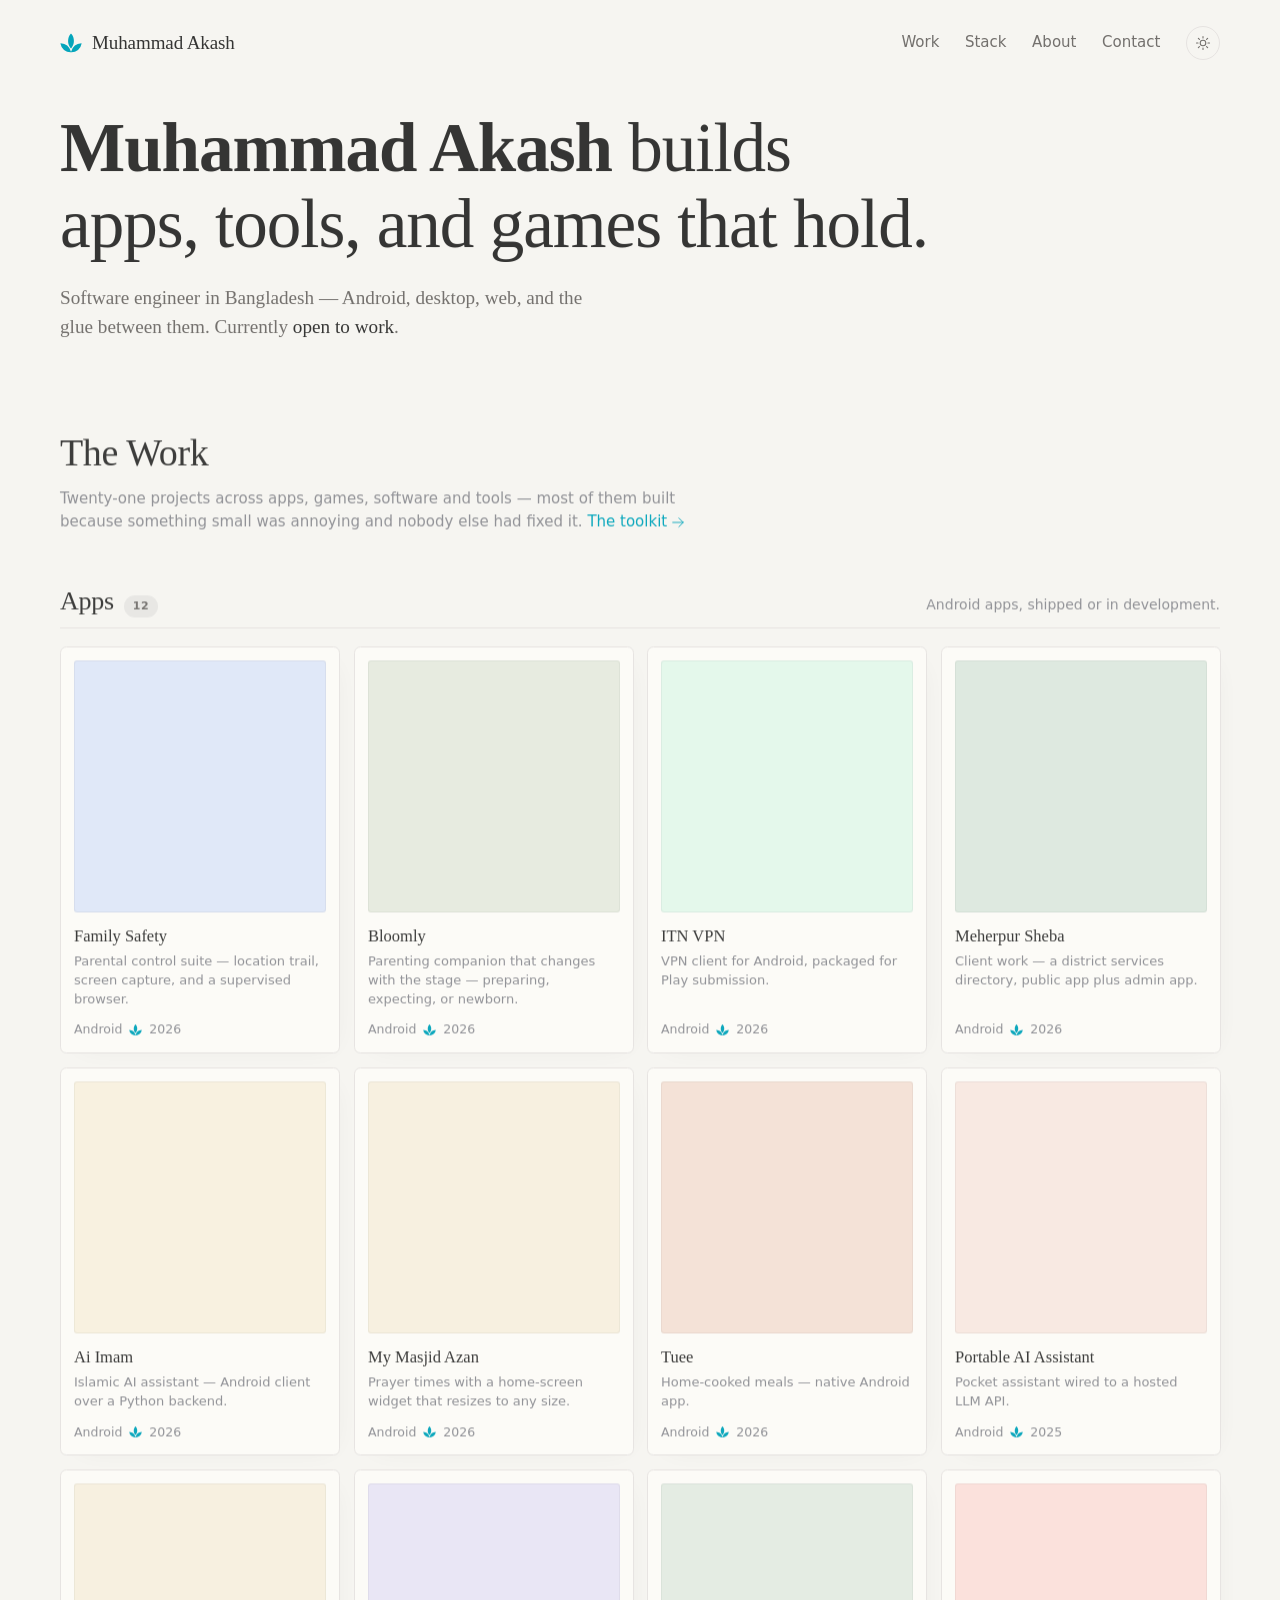
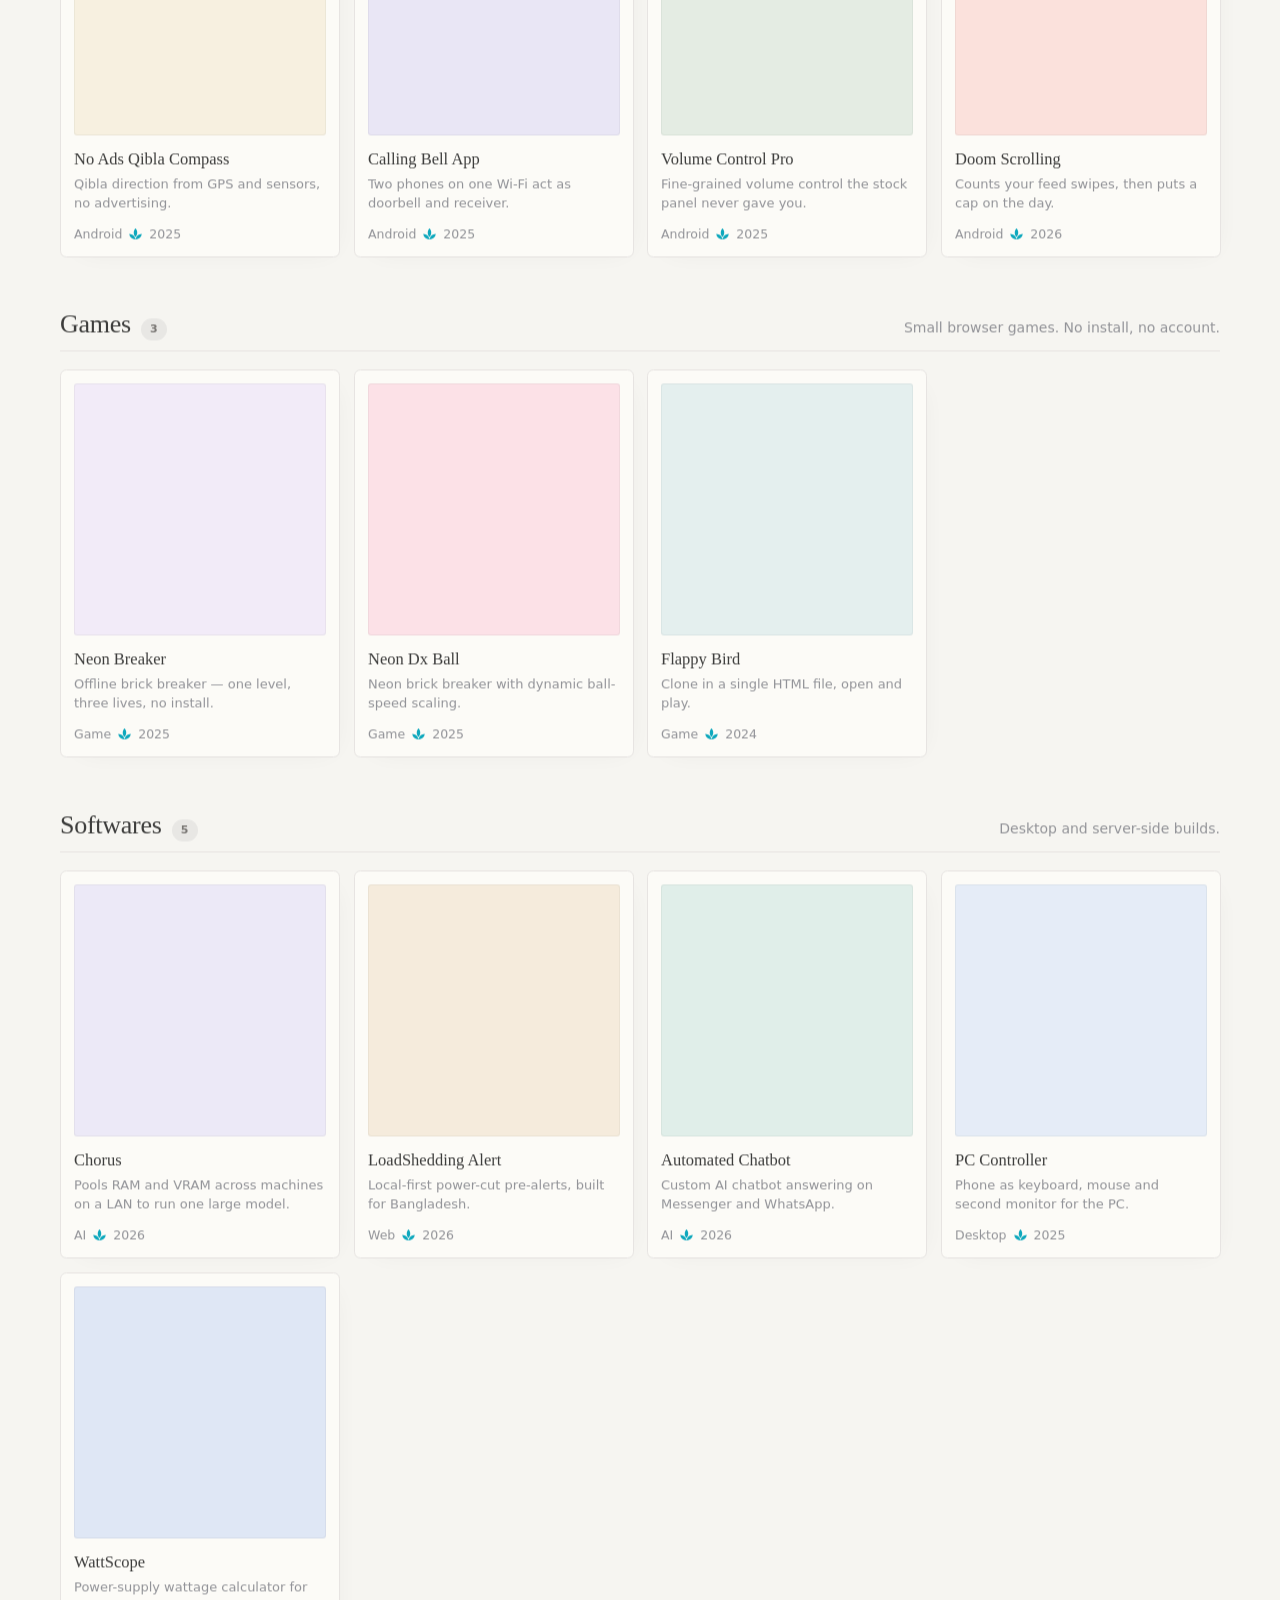
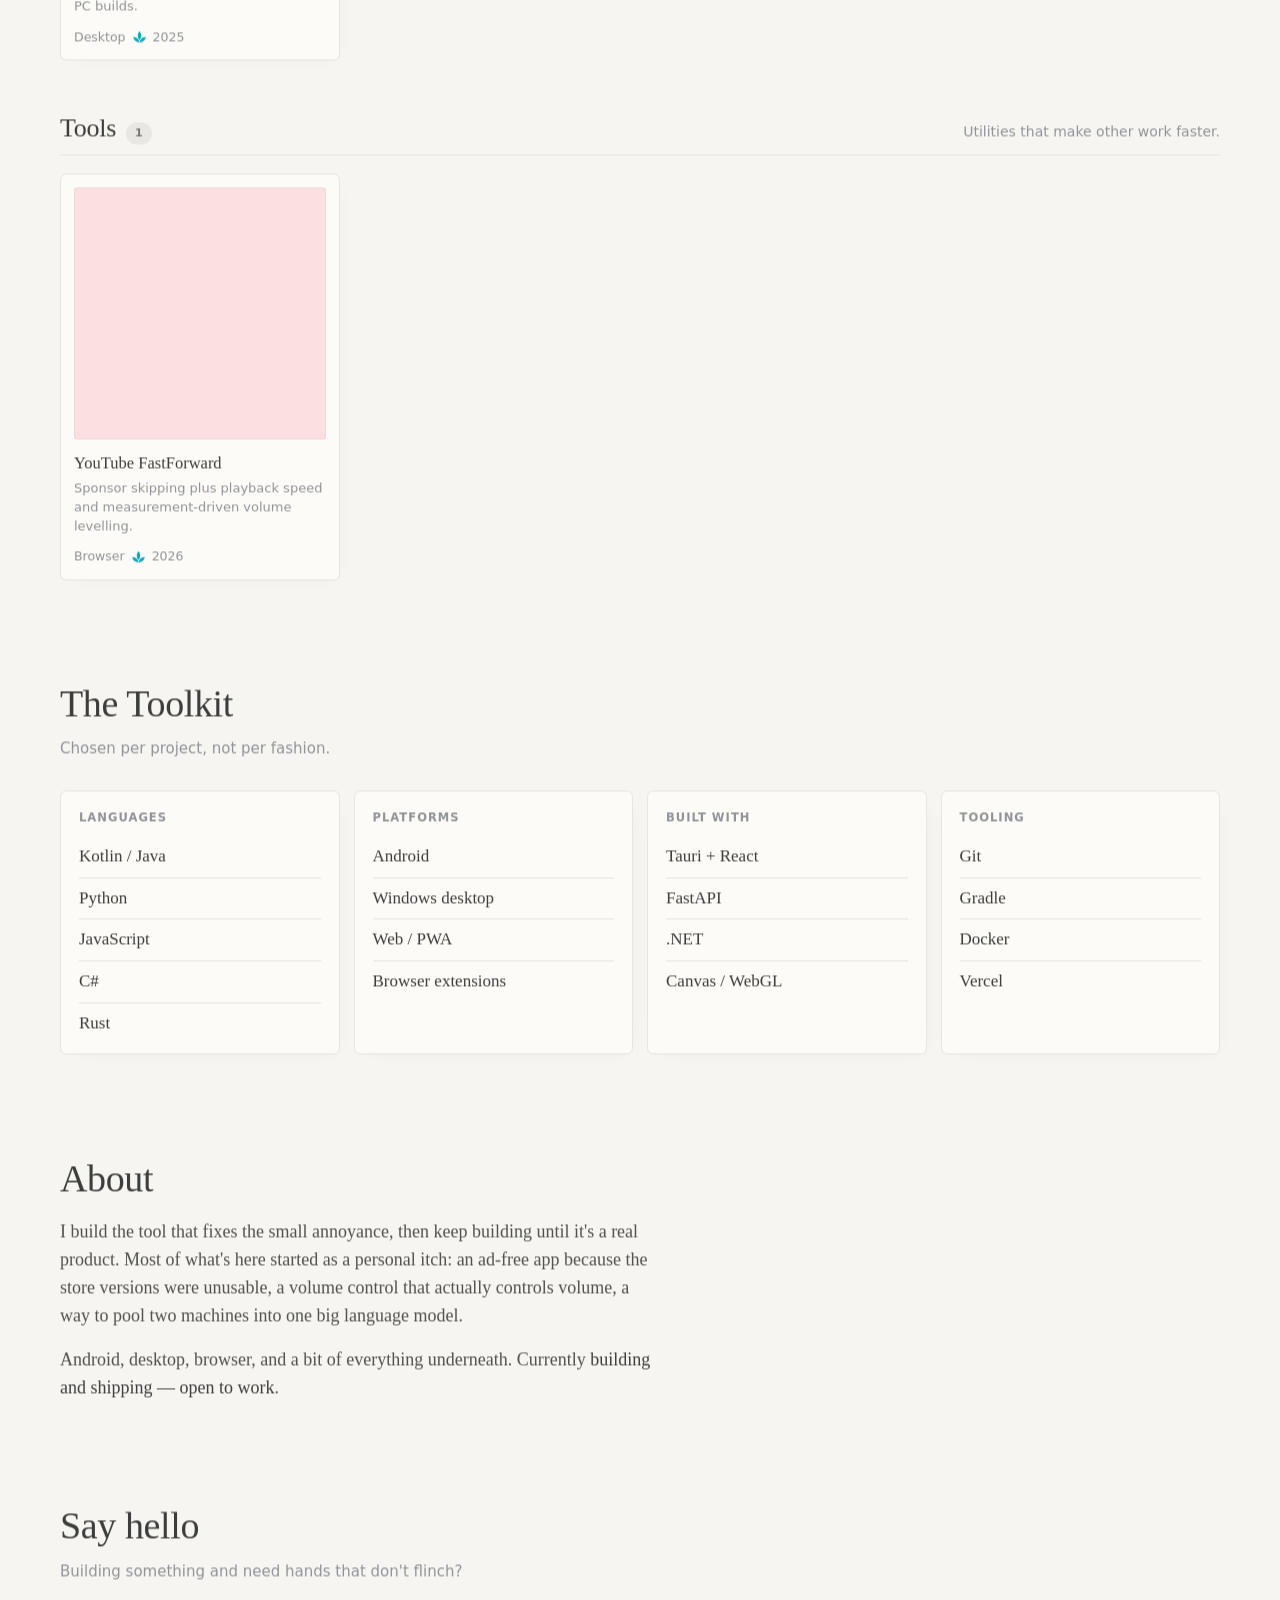
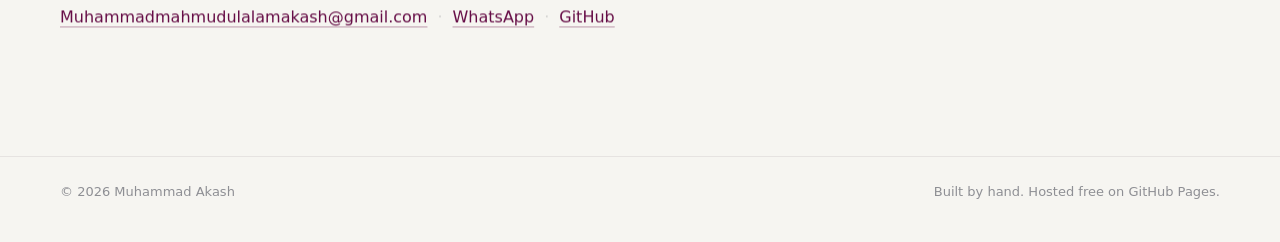
<file: project.html>
<!DOCTYPE html>
<html lang="en">
<head>
<meta charset="UTF-8" />
<meta name="viewport" content="width=device-width, initial-scale=1" />
<title>Project — Muhammad Akash</title>
<meta name="description" content="Project showcase." />
<meta name="color-scheme" content="light dark" />
<meta name="theme-color" content="#f6f5f1" />

<meta property="og:type" content="article" />
<meta property="og:title" content="Project — Muhammad Akash" />
<meta property="og:description" content="Project showcase." />
<meta property="og:url" content="https://muhammad-akash.github.io/profile-site/" />
<meta property="og:image" content="https://muhammad-akash.github.io/profile-site/og.png" />
<meta name="twitter:card" content="summary_large_image" />
<meta name="twitter:image" content="https://muhammad-akash.github.io/profile-site/og.png" />

<link rel="icon" href="data:image/svg+xml,<svg xmlns='http://www.w3.org/2000/svg' viewBox='0 0 100 100'><rect width='100' height='100' rx='18' fill='%23f6f5f1'/><text x='50' y='72' font-size='62' font-family='Georgia,serif' text-anchor='middle' fill='%235f023e'>M</text></svg>" />

<link rel="preconnect" href="https://fonts.googleapis.com" />
<link rel="preconnect" href="https://fonts.gstatic.com" crossorigin />
<link rel="stylesheet" href="https://fonts.googleapis.com/css2?family=Fraunces:opsz,wght@9..144,400;9..144,600&family=Newsreader:ital,opsz,wght@0,6..72,400;0,6..72,500;1,6..72,400&family=Lato:wght@400;700&display=swap" />
<link rel="stylesheet" href="styles.css" />

<script>
  (function () {
    var h = document.documentElement;
    var saved = null;
    try { saved = localStorage.getItem('ma-theme'); } catch (e) {}
    if (saved === 'dark' || saved === 'light') h.dataset.theme = saved;
    else if (matchMedia('(prefers-color-scheme: dark)').matches) h.dataset.theme = 'dark';
    else h.dataset.theme = 'light';
  })();
</script>
</head>
<body>

<svg width="0" height="0" style="position:absolute" aria-hidden="true">
  <defs>
    <symbol id="i-arrow" viewBox="0 0 24 24"><path d="M13.5 4.5 21 12l-7.5 7.5M21 12H3"/></symbol>
    <symbol id="i-sun" viewBox="0 0 24 24"><circle cx="12" cy="12" r="4.2"/><path d="M12 2.2v2.4M12 19.4v2.4M2.2 12h2.4M19.4 12h2.4M5 5l1.7 1.7M17.3 17.3 19 19M19 5l-1.7 1.7M6.7 17.3 5 19"/></symbol>
    <symbol id="i-moon" viewBox="0 0 24 24"><path d="M20 14.5A8.5 8.5 0 0 1 9.5 4a8.5 8.5 0 1 0 10.5 10.5Z"/></symbol>
  </defs>
</svg>

<nav class="navbar" aria-label="Main">
  <a class="logo" href="index.html" aria-label="Muhammad Akash, home">
    <svg class="logo-mark" viewBox="0 0 25 25" aria-hidden="true">
      <g fill="none">
        <path fill="currentColor" d="M12.79 18.34a.41.41 0 0 1-.59 0c-4-4.22-4-12.11 0-16.32a.4.4 0 0 1 .59 0c4.06 4.21 4.06 12.1 0 16.32"/>
        <path fill="currentColor" d="M12.21 21.89a12.63 12.63 0 0 0-11.4-9.16.3.3 0 0 0-.31.33 11.67 11.67 0 0 0 12 10h.06a11.67 11.67 0 0 0 12-10 .3.3 0 0 0-.31-.33 12.63 12.63 0 0 0-11.4 9.16.3.3 0 0 1-.64 0"/>
      </g>
    </svg>
    <span class="logo-word">Muhammad Akash</span>
  </a>

  <div class="nav-right">
    <a class="nav-link" href="index.html#work">Work</a>
    <a class="nav-link" href="index.html#stack">Stack</a>
    <a class="nav-link" href="index.html#about">About</a>
    <a class="nav-link" href="index.html#contact">Contact</a>
    <button class="theme-toggle" id="theme-toggle" type="button" aria-label="Toggle colour theme">
      <svg class="ico ico-sun"><use href="#i-sun"/></svg>
      <svg class="ico ico-moon"><use href="#i-moon"/></svg>
    </button>
  </div>
</nav>

<main class="project">

  <a class="back-link" href="index.html#work">
    <svg class="ico"><use href="#i-arrow"/></svg>
    All work
  </a>

  <p class="project-note" id="project-note" hidden>
    That project doesn't exist. <a href="index.html#work">Back to the list</a>.
  </p>

  <article id="project-body" hidden>

    <div class="project-kicker">
      <span id="p-index">001</span>
      <span class="sep">/</span>
      <span id="p-platform">Android</span>
      <span class="sep">/</span>
      <span id="p-year">2026</span>
    </div>

    <h1 class="project-title" id="p-title">Project</h1>
    <p class="project-summary" id="p-summary"></p>
    <ul class="tags" id="p-tags"></ul>

    <figure class="project-cover" id="p-cover"></figure>

    <div class="project-grid">
      <div class="project-body" id="p-body"></div>

      <aside class="project-aside">
        <div class="spec">
          <h2>Details</h2>
          <dl>
            <div><dt>Status</dt><dd id="p-status">—</dd></div>
            <div><dt>Platform</dt><dd id="p-platform2">—</dd></div>
            <div><dt>Year</dt><dd id="p-year2">—</dd></div>
          </dl>
        </div>

        <div class="spec">
          <h2>Built with</h2>
          <ul class="spec-stack" id="p-stack"></ul>
        </div>

        <div class="spec" id="p-links-wrap" hidden>
          <h2>Links</h2>
          <ul class="spec-links" id="p-links"></ul>
        </div>
      </aside>
    </div>

    <div class="gallery" id="p-gallery" hidden></div>

  </article>

  <nav class="pager" id="pager" hidden>
    <a class="pager-link pager-prev" id="pager-prev">
      <span>Previous</span>
      <strong id="pager-prev-title"></strong>
    </a>
    <a class="pager-link pager-next" id="pager-next">
      <span>Next</span>
      <strong id="pager-next-title"></strong>
    </a>
  </nav>

</main>

<footer class="site-footer">
  <div class="footer-inner">
    <span>© <span id="year">2026</span> Muhammad Akash</span>
    <span class="footer-note">Built by hand. Hosted free on GitHub Pages.</span>
  </div>
</footer>

<script src="script.js" defer></script>
<script src="project.js" defer></script>
</body>
</html>
</file>
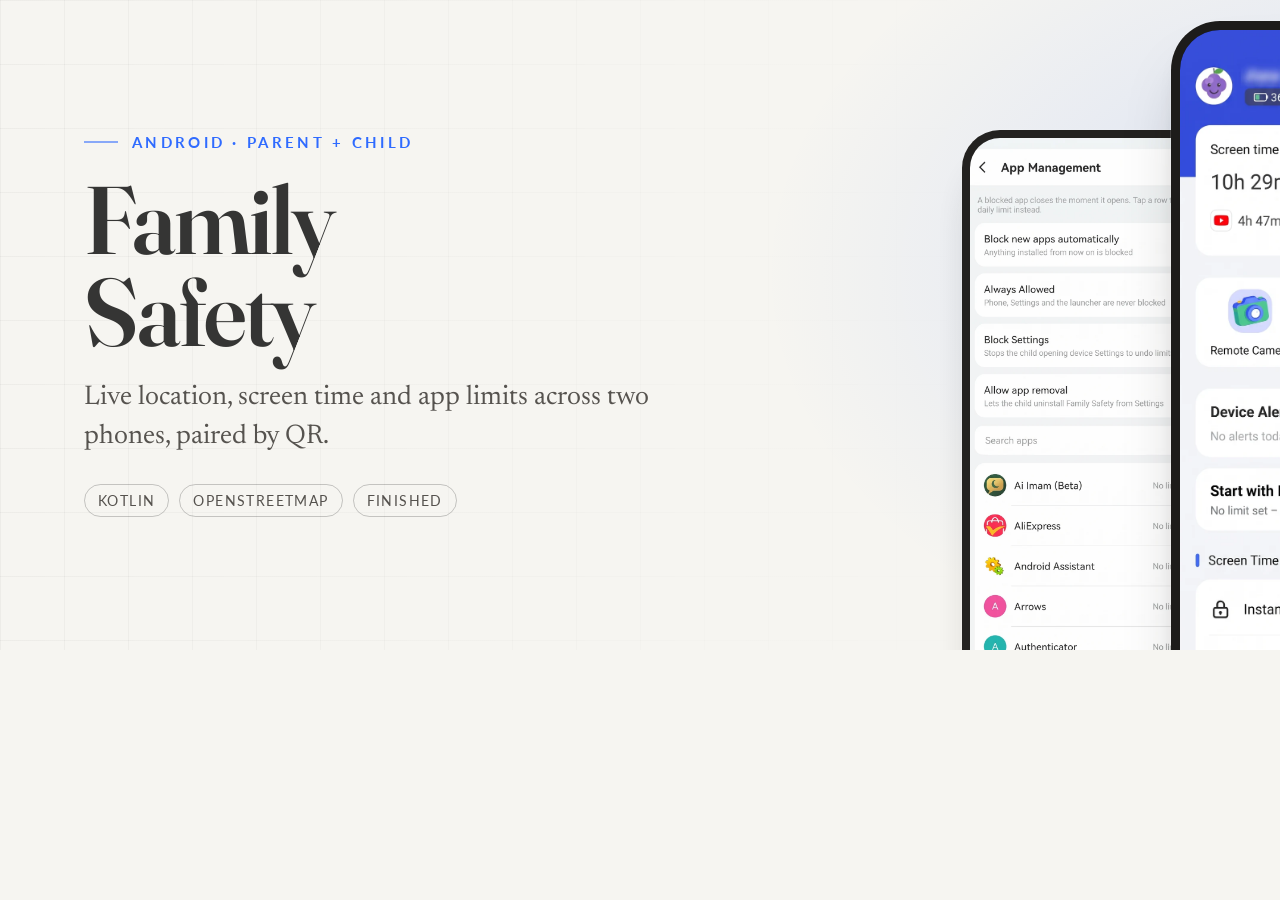
<file: tools/art.html>
<!DOCTYPE html>
<html lang="en">
<head>
<meta charset="utf-8" />
<title>Art generator</title>
<link rel="preconnect" href="https://fonts.googleapis.com" />
<link rel="preconnect" href="https://fonts.gstatic.com" crossorigin />
<link rel="stylesheet" href="https://fonts.googleapis.com/css2?family=Fraunces:opsz,wght@9..144,400;9..144,600&family=Newsreader:ital,opsz,wght@0,6..72,400;0,6..72,500&family=Lato:wght@400;700&display=swap" />
<style>
  * { box-sizing: border-box; margin: 0; padding: 0; }

  html, body { overflow: hidden; background: transparent; }
  body.cover { width: 1600px; height: 650px; background: #f6f5f1; }
  body.card  { width: 800px;  height: 800px; }

  /* ============ COVER ============ */
  .cover-wrap {
    position: relative;
    width: 1600px; height: 650px;
    overflow: hidden;
    background:
      radial-gradient(900px 620px at 86% 42%, color-mix(in srgb, var(--accent) 16%, transparent), transparent 68%),
      #f6f5f1;
  }
  .cover-wrap::before {
    content: "";
    position: absolute; inset: 0;
    background-image:
      linear-gradient(to right, rgba(53,53,52,.045) 1px, transparent 1px),
      linear-gradient(to bottom, rgba(53,53,52,.045) 1px, transparent 1px);
    background-size: 64px 64px;
    -webkit-mask-image: linear-gradient(to right, black, transparent 62%);
    mask-image: linear-gradient(to right, black, transparent 62%);
  }
  .cover-wrap.dark {
    background:
      radial-gradient(760px 560px at 84% 46%, color-mix(in srgb, var(--accent) 30%, transparent), transparent 70%),
      #0d1420;
  }
  .cover-wrap.dark::before { display: none; }

  .copy {
    position: absolute; left: 84px; top: 0;
    height: 650px; width: 840px;
    display: flex; flex-direction: column; justify-content: center;
    gap: 22px; z-index: 2;
  }
  .kicker {
    font-family: 'Lato', system-ui, sans-serif;
    font-size: 15px; font-weight: 700;
    letter-spacing: .22em; text-transform: uppercase;
    color: var(--ink);
    display: flex; align-items: center; gap: 14px;
  }
  .kicker::before { content: ""; width: 34px; height: 2px; background: var(--ink); opacity: .55; }
  .copy h1 {
    font-family: 'Fraunces', Georgia, serif;
    font-weight: 600; font-size: 96px; line-height: .96;
    letter-spacing: -.022em; color: #353534;
  }
  .copy p.sub {
    font-family: 'Newsreader', Georgia, serif;
    font-size: 27px; line-height: 1.42; color: #56534f; max-width: 640px;
  }
  .meta {
    font-family: 'Lato', system-ui, sans-serif;
    font-size: 14px; letter-spacing: .1em; text-transform: uppercase;
    color: #55524e; display: flex; gap: 10px; align-items: center; margin-top: 6px;
  }
  .meta span { padding: 7px 13px; border: 1px solid rgba(53,53,52,.26); border-radius: 100px; }

  .cover-wrap.dark .copy h1 { color: #eef2f8; }
  .cover-wrap.dark .copy p.sub { color: #aab5c5; }
  .cover-wrap.dark .meta { color: #a3aebf; }
  .cover-wrap.dark .meta span { border-color: rgba(238,242,248,.3); }

  /* one large hero phone — big enough for the UI to read at page scale */
  .device {
    position: absolute; right: 60px; top: 30px;
    width: 360px; height: 810px;
    border-radius: 40px; overflow: hidden; z-index: 3;
    background: #000;
    box-shadow:
      0 0 0 9px #1d1c1a,
      0 0 0 10px rgba(255,255,255,.14),
      0 40px 70px -22px rgba(28,27,24,.42),
      0 14px 28px -10px rgba(28,27,24,.28);
  }
  .device img { width: 100%; height: 100%; object-fit: cover; object-position: top; display: block; }

  /* the second screen, tucked behind and to the left */
  .device.back {
    right: 372px; top: 138px;
    width: 258px; height: 580px;
    border-radius: 30px;
    opacity: .97; z-index: 1;
    box-shadow:
      0 0 0 8px #1d1c1a,
      0 0 0 9px rgba(255,255,255,.12),
      0 28px 50px -18px rgba(28,27,24,.4);
  }

  /* landscape window for games / software instead of a phone */
  .device.window {
    right: 92px; top: 128px;
    width: 566px; height: 392px;
    border-radius: 12px;
    background: #0d1420;
    box-shadow:
      0 0 0 1px rgba(28,27,24,.5),
      0 0 0 8px #1d1c1a,
      0 30px 56px -18px rgba(28,27,24,.45);
  }
  .device.window img { object-position: center; }

  /* wider window for dashboards that need the full width */
  .device.window.wide {
    right: 30px; top: 142px;
    width: 620px; height: 366px;
  }

  /* browser-extension popup: a narrow portrait window, not a phone */
  .device.popup {
    right: 110px; top: 24px;
    width: 344px; height: 612px;
    border-radius: 16px;
    background: #181818;
    box-shadow:
      0 0 0 1px rgba(255,255,255,.14),
      0 34px 64px -22px rgba(0,0,0,.62),
      0 12px 26px -12px rgba(0,0,0,.45);
  }
  .device.popup img { object-position: top; }

  /* ============ CARD ============ */
  .card-wrap {
    position: relative;
    width: 800px; height: 800px;
    overflow: hidden;
    background: transparent;
  }
  .card-wrap::after {
    content: "";
    position: absolute; inset: 0;
    background: radial-gradient(460px 460px at 50% 38%,
      color-mix(in srgb, var(--accent) 30%, transparent), transparent 70%);
    opacity: .85;
  }
  .card-wrap .phone {
    position: absolute;
    width: 430px; height: 965px;
    left: 185px; top: 108px;
    border-radius: 46px; overflow: hidden; z-index: 3;
    background: #000;
    box-shadow:
      0 0 0 11px #1d1c1a,
      0 0 0 12px rgba(255,255,255,.16),
      0 34px 58px -18px rgba(28,27,24,.42),
      0 12px 24px -8px rgba(28,27,24,.26);
  }
  .card-wrap .phone img { width: 100%; height: 100%; object-fit: cover; object-position: top; display: block; }

  /* browser-extension popup, centred on the card */
  .card-wrap .popup {
    position: absolute;
    width: 410px; height: 730px;
    left: 195px; top: 70px;
    border-radius: 22px; overflow: hidden; z-index: 3;
    background: #181818;
    box-shadow:
      0 0 0 1px rgba(255,255,255,.16),
      0 0 0 10px rgba(24,24,24,.16),
      0 34px 58px -18px rgba(28,27,24,.5),
      0 12px 24px -8px rgba(28,27,24,.3);
  }
  .card-wrap .popup img { width: 100%; height: 100%; object-fit: cover; object-position: top; display: block; }

  /* full-bleed screenshot for games / software */
  .card-wrap .shot {
    position: absolute; inset: 0;
    z-index: 3;
    overflow: hidden;
  }
  .card-wrap .shot img { width: 100%; height: 100%; object-fit: cover; object-position: center; display: block; }
</style>
</head>
<body>
<div id="root"></div>

<script>
const DATA = [
  { slug: 'family-safe', accent: '#2f6bff', ink: '#2f6bff', dark: false,
    kicker: 'Android · Parent + child', title: 'Family<br>Safety',
    sub: 'Live location, screen time and app limits across two phones, paired by QR.',
    meta: ['Kotlin', 'OpenStreetMap', 'Finished'],
    front: 'img/family-safe/01-dashboard.webp', back: 'img/family-safe/03-app-management.webp',
    card: 'img/family-safe/01-dashboard.webp' },

  { slug: 'bloomly', accent: '#5f8a4e', ink: '#4a7a3a', dark: false,
    kicker: 'Android · Parenting companion', title: 'Bloomly',
    sub: 'A stage-aware guide for preparing, expecting and newborn — with answers that cite what they used.',
    meta: ['Kotlin', 'Compose', 'Finished'],
    front: 'img/bloomly/01-home.webp', back: 'img/bloomly/02-ask.webp',
    card: 'img/bloomly/01-home.webp' },

  { slug: 'itn-vpn', accent: '#47e6a1', ink: '#47e6a1', dark: true,
    kicker: 'Android · VPN client', title: 'ITN VPN',
    sub: 'One tap to a private tunnel. Pick a server, watch the state, see what moved.',
    meta: ['Kotlin', 'VpnService', 'Finished'],
    front: 'img/itn-vpn/01-disconnected.webp', back: 'img/itn-vpn/02-connected.webp',
    card: 'img/itn-vpn/02-connected.webp' },

  { slug: 'meherpur-sheba', accent: '#1f7a4d', ink: '#1f7a4d', dark: false,
    kicker: 'Android · Client work', title: 'Meherpur<br>Sheba',
    sub: 'A district directory for Meherpur — nine sections, 78 doctors, one tap to call.',
    meta: ['Kotlin', 'Firebase', 'Client'],
    front: 'img/meherpur-sheba/01-home.webp', back: 'img/meherpur-sheba/03-doctors.webp',
    card: 'img/meherpur-sheba/01-home.webp' },

  { slug: 'tuee', accent: '#c2410c', ink: '#b23c0a', dark: false,
    kicker: 'Android · Home cooking', title: 'Tuee',
    sub: 'A private recipe book for two: 41 dishes, a meal plan, and a kitchen assistant.',
    meta: ['Kotlin', 'Android', 'Finished'],
    front: 'img/tuee/01-recipes.webp', back: 'img/tuee/02-recipes-list.webp',
    card: 'img/tuee/01-recipes.webp' },

  { slug: 'ai-imam', accent: '#e0b64a', ink: '#e0b64a', dark: true,
    kicker: 'Android · Islamic assistant', title: 'AI Imam',
    sub: 'Answers about faith drawn from the Qur\'an and authentic Hadith, with sources.',
    meta: ['Kotlin', 'Python', 'LLM API'],
    front: 'img/ai-imam/01-home.webp',
    card: 'img/ai-imam/01-home.webp' },

  { slug: 'my-masjid-azan', accent: '#d9a94a', ink: '#d9a94a', dark: true,
    kicker: 'Android · Prayer times', title: 'My Masjid<br>Azan',
    sub: 'Prayer times for any masjid, with a home-screen widget that resizes to any size.',
    meta: ['Kotlin', 'App Widgets', 'Finished'],
    front: 'img/my-masjid-azan/01-home.webp', back: 'img/my-masjid-azan/02-qibla.webp',
    card: 'img/my-masjid-azan/01-home.webp' },

  { slug: 'no-ads-qibla-compass', accent: '#d9a94a', ink: '#d9a94a', dark: true,
    kicker: 'Android · Play Store', title: 'Qibla<br>Compass',
    sub: 'Qibla direction from GPS and sensors. No ads, no account, no network.',
    meta: ['Kotlin', 'Sensors', 'Finished'],
    front: 'img/no-ads-qibla-compass/04-live.webp',
    card: 'img/no-ads-qibla-compass/04-live.webp' },

  { slug: 'pc-controller', accent: '#4f8ff7', ink: '#4f8ff7', dark: true,
    kicker: 'Android · Desktop remote', title: 'PC<br>Controller',
    sub: 'The phone as keyboard, mouse and second monitor for the PC, over local Wi-Fi.',
    meta: ['Kotlin', 'MJPEG', 'Finished'],
    front: 'img/pc-controller/01-home.webp', back: 'img/pc-controller/02-remote.webp',
    card: 'img/pc-controller/01-home.webp' },

  { slug: 'neon-breaker', accent: '#b388ff', ink: '#b388ff', dark: true, frame: 'window',
    kicker: 'Browser · One level', title: 'Neon<br>Breaker',
    sub: 'Clear every neon brick. One level, three lives, no install.',
    meta: ['JavaScript', 'Canvas 2D', 'Playable'],
    front: 'img/neon-breaker/01-gameplay.webp',
    card: 'img/neon-breaker/01-gameplay.webp' },

  { slug: 'dx-ball-antigravity', accent: '#ff3d81', ink: '#ff3d81', dark: true, frame: 'window',
    kicker: 'Browser · Arcade', title: 'Neon Dx Ball',
    sub: 'A neon brick breaker where ball speed scales with every brick you break.',
    meta: ['JavaScript', 'Canvas 2D', 'Playable'],
    front: 'img/dx-ball-antigravity/01-gameplay.webp',
    card: 'img/dx-ball-antigravity/01-gameplay.webp' },

  { slug: 'flappy-bird', accent: '#4aa3b8', ink: '#2f7f92', dark: false, frame: 'window',
    kicker: 'Browser · Clone', title: 'Flappy<br>Bird',
    sub: 'The whole game in a single HTML file. Open it and play.',
    meta: ['HTML', 'Canvas 2D', 'Playable'],
    front: 'img/flappy-bird/01-gameplay.webp',
    card: 'img/flappy-bird/01-gameplay.webp' },

  { slug: 'chorus', accent: '#8b7cf6', ink: '#8b7cf6', dark: true, frame: 'window',
    kicker: 'Desktop · Distributed inference', title: 'Chorus',
    sub: 'Pools RAM and VRAM across machines on a LAN to run one large model.',
    meta: ['Tauri v2', 'Rust', 'Finished'],
    front: 'img/chorus/01-dashboard.webp',
    card: 'img/chorus/01-dashboard.webp' },

  { slug: 'wattscope', accent: '#2563eb', ink: '#1d4ed8', dark: false, frame: 'window',
    kicker: 'Desktop · Windows', title: 'WattScope',
    sub: 'Power-supply wattage calculator for PC builds, with live wall-power estimates.',
    meta: ['C#', '.NET', 'WPF'],
    front: 'img/wattscope/01-dashboard.webp',
    card: 'img/wattscope/01-dashboard.webp' },

  { slug: 'youtube-fastforward', accent: '#ff2d55', ink: '#ff2d55', dark: true, frame: 'popup',
    kicker: 'Extension · YouTube', title: 'YouTube<br>FastForward',
    sub: 'Skips sponsors, intros and outros on its own, and counts the minutes it saved.',
    meta: ['Manifest V3', 'JavaScript', 'Finished'],
    front: 'img/youtube-fastforward/01-popup.webp',
    card: 'img/youtube-fastforward/01-popup.webp' },

  { slug: 'calling-bell-app', accent: '#6c5ce7', ink: '#5b4bd6', dark: false,
    kicker: 'Android · Local network', title: 'Calling<br>Bell',
    sub: 'Two phones on one Wi-Fi: one sits by the door, the other rings.',
    meta: ['Kotlin', 'LAN', 'Finished'],
    front: 'img/calling-bell-app/01-door-bell.webp', back: 'img/calling-bell-app/02-receiver.webp',
    card: 'img/calling-bell-app/01-door-bell.webp' },
  { slug: 'portable-ai-assistant', accent: '#e0705c', ink: '#e0705c', dark: true,
    kicker: 'Android · Pocket assistant', title: 'Portable<br>AI Assistant',
    sub: 'A pocket assistant wired to a hosted LLM, with push-to-talk and a live API status line.',
    meta: ['Kotlin', 'LLM API', 'Finished'],
    front: 'img/portable-ai-assistant/01-assistant.webp',
    card: 'img/portable-ai-assistant/01-assistant.webp' },

  { slug: 'volume-control-pro', accent: '#4c8f5f', ink: '#4c8f5f', dark: true,
    kicker: 'Android · Audio control', title: 'Volume<br>Control Pro',
    sub: 'Per-app volume, a system bus and automation profiles the stock panel never had.',
    meta: ['Kotlin', 'Audio', 'Finished'],
    front: 'img/volume-control-pro/01-mixer.webp',
    card: 'img/volume-control-pro/01-mixer.webp' },

  { slug: 'loadshedding-alert', accent: '#f5a623', ink: '#f5a623', dark: true, frame: 'window', wide: true,
    kicker: 'Web · Power cuts', title: 'LoadShedding<br>Alert',
    sub: 'Warns you before the power goes, not after: schedules, pre-alerts and live grid status.',
    meta: ['FastAPI', 'Python', 'Finished'],
    front: 'img/loadshedding-alert/01-dashboard.webp',
    card: 'img/loadshedding-alert/01-dashboard.webp' },
  { slug: 'doom-scrolling', accent: '#f83830', ink: '#f83830', dark: true,
    kicker: 'Android \u00b7 Swipe counter', title: 'Doom<br>Scrolling',
    sub: 'Counts the swipes you make in the feeds you name, then puts a cap on the day.',
    meta: ['Kotlin', 'Accessibility', 'Finished'],
    front: 'img/doom-scrolling/01-home.webp', back: 'img/doom-scrolling/02-stats.webp',
    card: 'img/doom-scrolling/01-home.webp' },
  { slug: 'automated-chatbot', accent: '#22c55e', ink: '#22c55e', dark: true, frame: 'window', wide: true,
    kicker: 'AI · Support automation', title: 'Automated<br>Chatbot',
    sub: 'Answers from a flow you build, resolves most chats on its own and hands the rest to a person.',
    meta: ['Python', 'LLM API', 'Running'],
    front: 'img/automated-chatbot/01-dashboard.webp',
    card: 'img/automated-chatbot/01-dashboard.webp' },
];

const qs = new URLSearchParams(location.search);
const type = qs.get('type') === 'card' ? 'card' : 'cover';
const slug = qs.get('p');
const d = DATA.find(x => x.slug === slug) || DATA[0];

document.body.className = type;
document.documentElement.style.setProperty('--accent', d.accent);
document.documentElement.style.setProperty('--ink', d.ink);

const root = document.getElementById('root');

const isWindow = d.frame === 'window';
const isPopup = d.frame === 'popup';
const frameClass = isWindow ? (' window' + (d.wide ? ' wide' : '')) : isPopup ? ' popup' : '';

if (type === 'cover') {
  root.innerHTML = `
    <div class="cover-wrap${d.dark ? ' dark' : ''}">
      <div class="copy">
        <div class="kicker">${d.kicker}</div>
        <h1>${d.title}</h1>
        <p class="sub">${d.sub}</p>
        <div class="meta">${d.meta.map(m => `<span>${m}</span>`).join('')}</div>
      </div>
      ${d.back ? `<div class="device back"><img src="../${d.back}" alt="" /></div>` : ''}
      <div class="device${frameClass}"><img src="../${d.front}" alt="" /></div>
    </div>`;
} else if (isWindow) {
  root.innerHTML = `
    <div class="card-wrap">
      <div class="shot"><img src="../${d.card}" alt="" /></div>
    </div>`;
} else if (isPopup) {
  root.innerHTML = `
    <div class="card-wrap">
      <div class="popup"><img src="../${d.card}" alt="" /></div>
    </div>`;
} else {
  root.innerHTML = `
    <div class="card-wrap">
      <div class="phone"><img src="../${d.card}" alt="" /></div>
    </div>`;
}
</script>
</body>
</html>
</file>
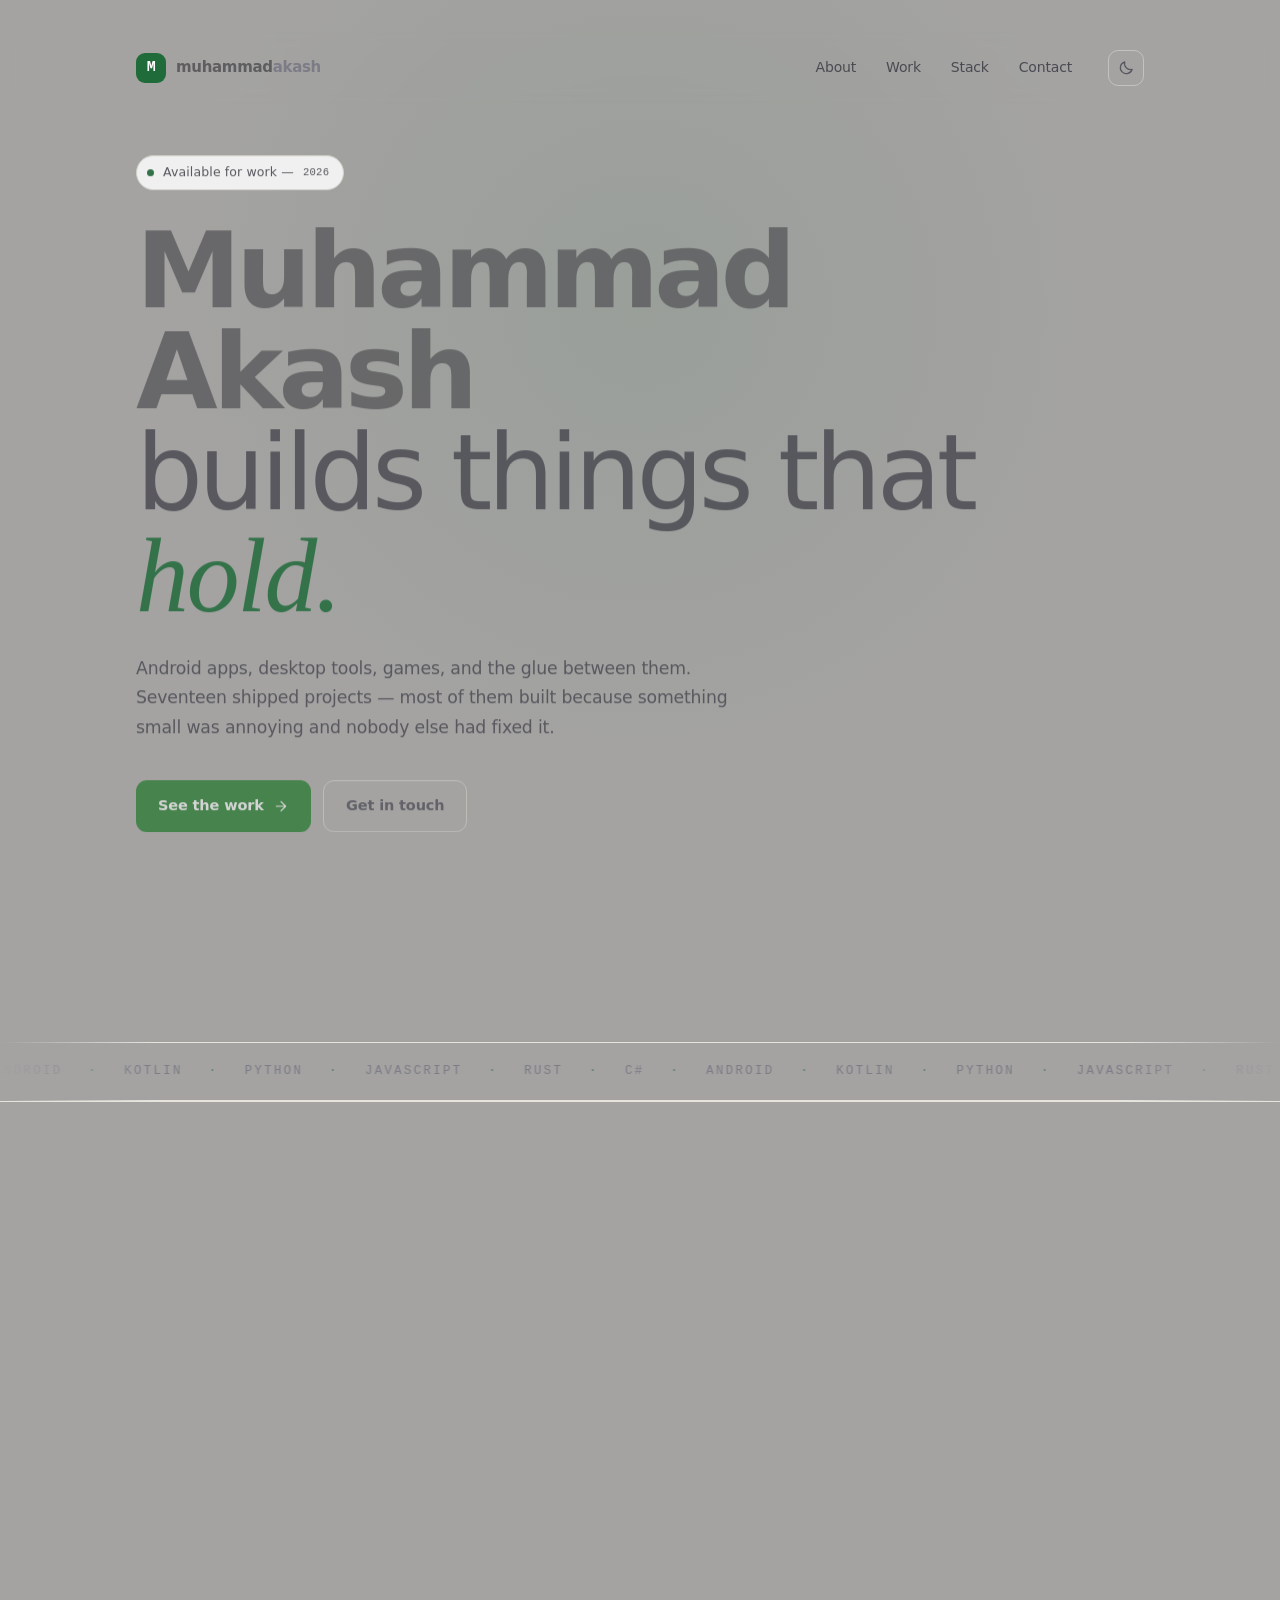
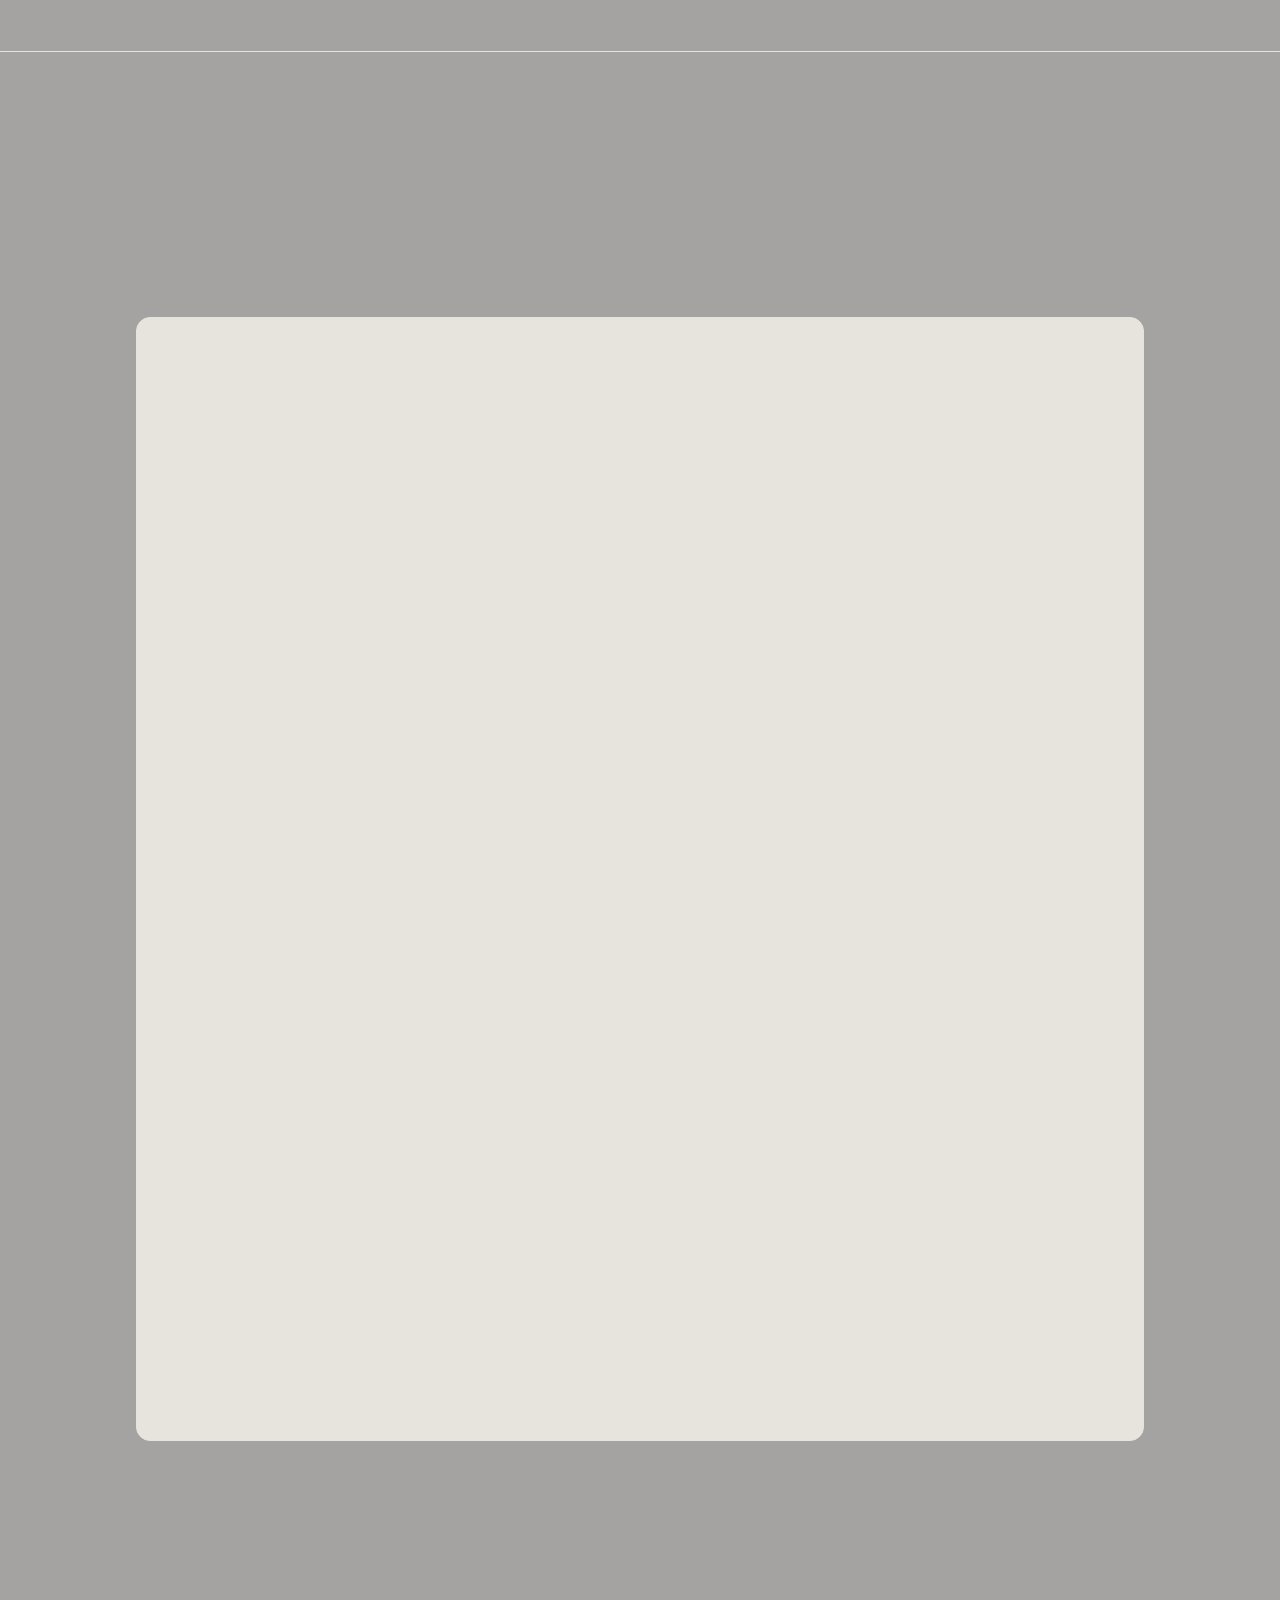
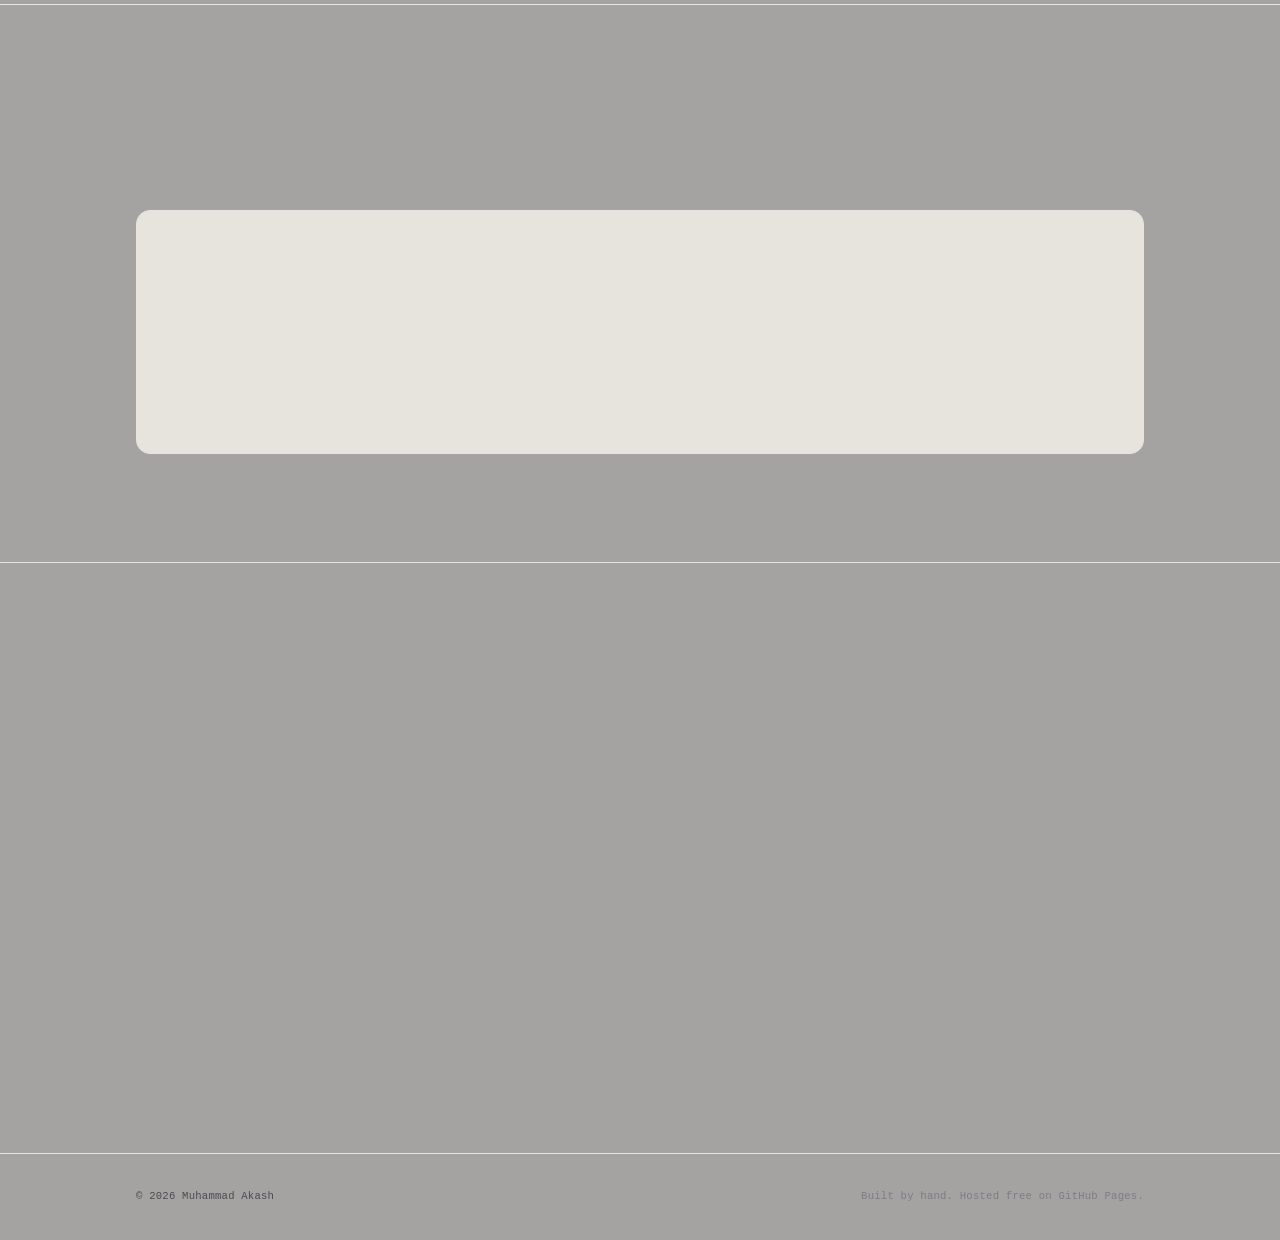
<file: v1/project.html>
<!DOCTYPE html>
<html lang="en" data-theme="dark">
<head>
<meta charset="UTF-8" />
<meta name="viewport" content="width=device-width, initial-scale=1" />
<title>Project — Muhammad Akash</title>
<meta name="description" content="Project showcase." />
<meta name="theme-color" content="#0a0a0b" />

<meta property="og:type" content="article" />
<meta property="og:title" content="Project — Muhammad Akash" />
<meta property="og:description" content="Project showcase." />
<meta property="og:url" content="https://muhammad-akash.github.io/profile-site/" />
<meta property="og:image" content="https://muhammad-akash.github.io/profile-site/og.png" />
<meta name="twitter:card" content="summary_large_image" />
<meta name="twitter:image" content="https://muhammad-akash.github.io/profile-site/og.png" />

<link rel="icon" href="data:image/svg+xml,<svg xmlns='http://www.w3.org/2000/svg' viewBox='0 0 100 100'><rect width='100' height='100' rx='22' fill='%230a0a0b'/><text x='50' y='68' font-size='52' font-family='monospace' font-weight='700' text-anchor='middle' fill='%23c8ff4d'>M</text></svg>" />
<link rel="stylesheet" href="styles.css" />
<script>document.documentElement.classList.add('js');</script>
</head>
<body>

<a class="skip" href="#main">Skip to content</a>

<header class="nav" id="nav">
  <div class="nav-inner">
    <a class="brand" href="index.html" aria-label="Home">
      <span class="brand-mark">M</span>
      <span class="brand-text">muhammad<span class="dim">akash</span></span>
    </a>

    <nav class="nav-links" aria-label="Primary">
      <a href="index.html#about">About</a>
      <a href="index.html#work" class="is-active">Work</a>
      <a href="index.html#stack">Stack</a>
      <a href="index.html#contact">Contact</a>
    </nav>

    <div class="nav-actions">
      <button class="icon-btn" id="theme-toggle" type="button" aria-label="Toggle color theme">
        <svg class="i-sun" viewBox="0 0 24 24" aria-hidden="true"><circle cx="12" cy="12" r="4.2"/><path d="M12 2.2v2.6M12 19.2v2.6M2.2 12h2.6M19.2 12h2.6M5.1 5.1l1.9 1.9M17 17l1.9 1.9M18.9 5.1L17 7M7 17l-1.9 1.9"/></svg>
        <svg class="i-moon" viewBox="0 0 24 24" aria-hidden="true"><path d="M20 14.5A8.5 8.5 0 0 1 9.5 4a8.5 8.5 0 1 0 10.5 10.5Z"/></svg>
      </button>
    </div>
  </div>
</header>

<main id="main" class="showcase">
  <div class="container">

    <a class="back-link" href="index.html#work">
      <svg viewBox="0 0 24 24" aria-hidden="true"><path d="M19 12H6M12 5l-7 7 7 7"/></svg>
      All work
    </a>

    <p class="showcase-note" id="showcase-note" hidden>
      That project doesn't exist. <a href="index.html#work">Back to the list</a>.
    </p>

    <article class="showcase-body" id="showcase-body" hidden>

      <header class="showcase-head">
        <div class="showcase-kicker mono">
          <span id="p-index">001</span>
          <span class="sep">/</span>
          <span id="p-platform">Android</span>
          <span class="sep">/</span>
          <span id="p-year">2026</span>
        </div>

        <h1 class="showcase-title" id="p-title">Project</h1>
        <p class="showcase-summary" id="p-summary"></p>

        <ul class="tags" id="p-tags"></ul>
      </header>

      <figure class="showcase-cover" id="p-cover"></figure>

      <div class="showcase-grid">
        <div class="showcase-main" id="p-body"></div>

        <aside class="showcase-aside">
          <div class="spec">
            <h2 class="spec-title mono">Details</h2>
            <dl>
              <div><dt>Status</dt><dd id="p-status">—</dd></div>
              <div><dt>Platform</dt><dd id="p-platform2">—</dd></div>
              <div><dt>Year</dt><dd id="p-year2">—</dd></div>
            </dl>
          </div>

          <div class="spec">
            <h2 class="spec-title mono">Built with</h2>
            <ul class="spec-stack" id="p-stack"></ul>
          </div>

          <div class="spec" id="p-links-wrap" hidden>
            <h2 class="spec-title mono">Links</h2>
            <ul class="spec-links" id="p-links"></ul>
          </div>
        </aside>
      </div>

      <div class="gallery" id="p-gallery" hidden></div>

    </article>

    <nav class="pager" id="pager" hidden>
      <a class="pager-link pager-prev" id="pager-prev">
        <span class="mono">Previous</span>
        <strong id="pager-prev-title"></strong>
      </a>
      <a class="pager-link pager-next" id="pager-next">
        <span class="mono">Next</span>
        <strong id="pager-next-title"></strong>
      </a>
    </nav>

  </div>
</main>

<footer class="footer">
  <div class="container footer-inner">
    <span class="mono">© <span id="year">2026</span> Muhammad Akash</span>
    <span class="mono dim">Built by hand. Hosted free on GitHub Pages.</span>
  </div>
</footer>

<script src="project.js" defer></script>
</body>
</html>
</file>
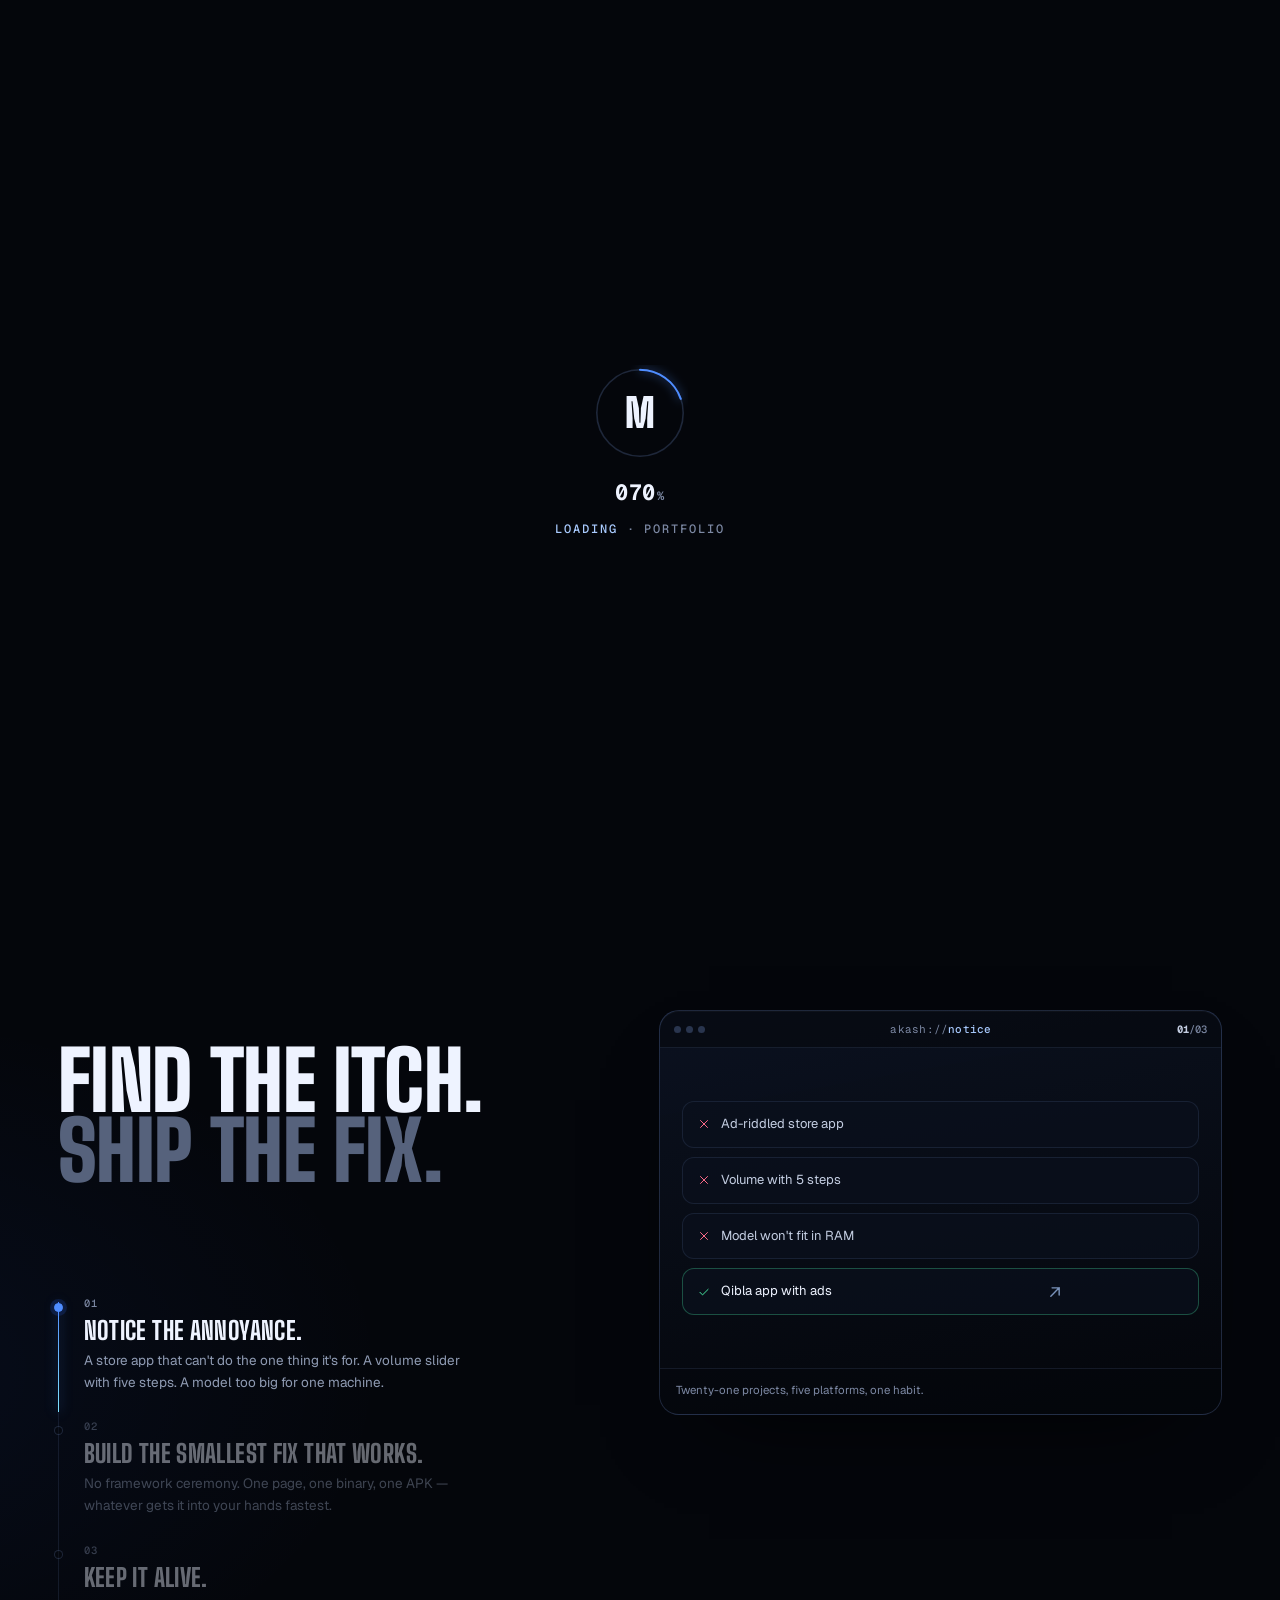
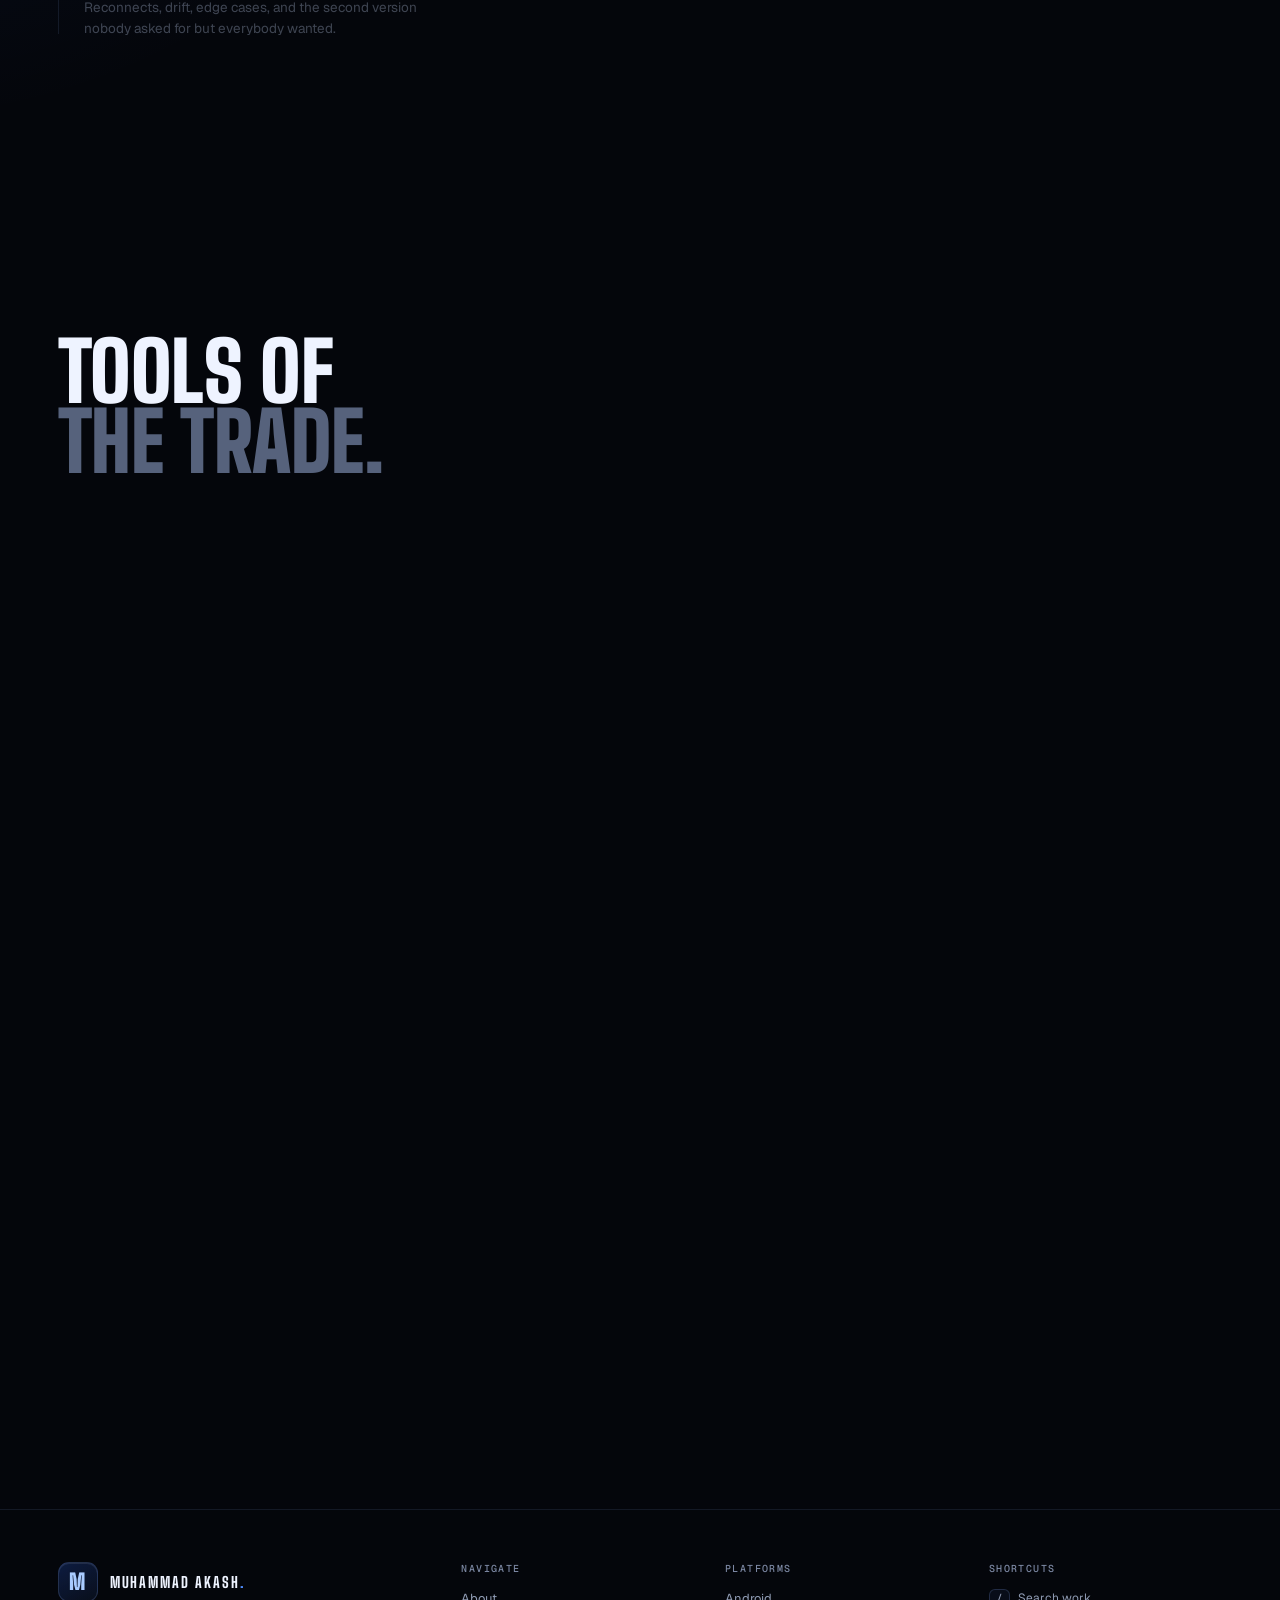
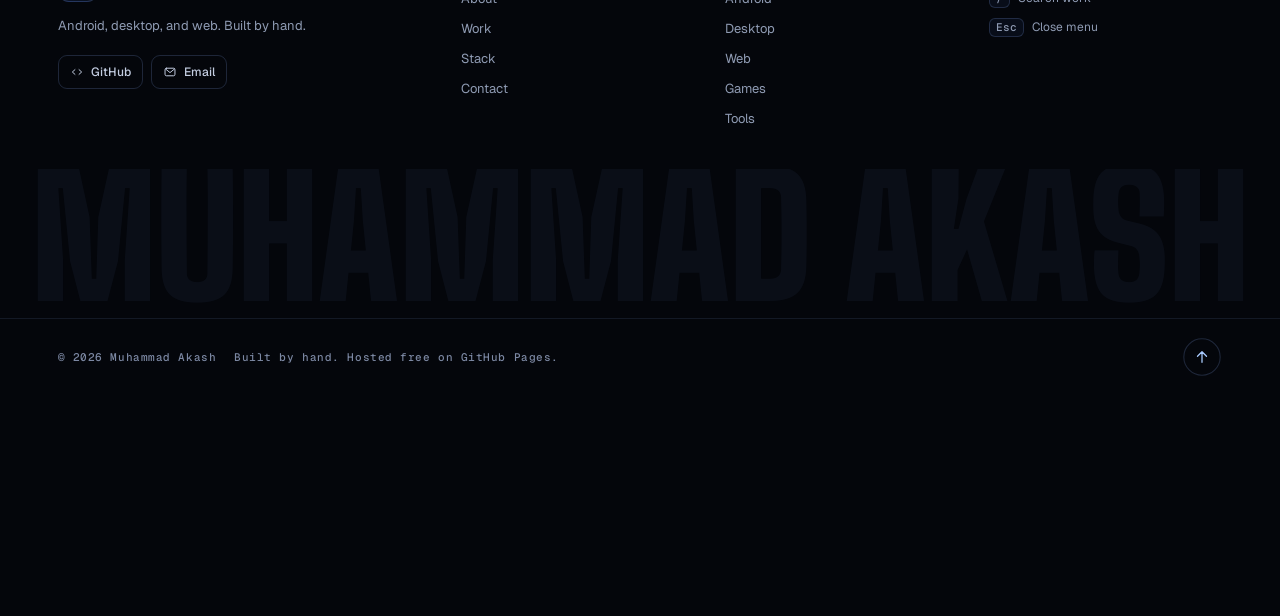
<file: v2/project.html>
<!DOCTYPE html>
<html lang="en" class="no-js">
<head>
<meta charset="UTF-8" />
<meta name="viewport" content="width=device-width, initial-scale=1" />
<title>Project — Muhammad Akash</title>
<meta name="description" content="Project showcase." />
<meta name="theme-color" content="#2f6bff" />

<meta property="og:type" content="article" />
<meta property="og:title" content="Project — Muhammad Akash" />
<meta property="og:description" content="Project showcase." />
<meta property="og:url" content="https://muhammad-akash.github.io/profile-site/" />
<meta property="og:image" content="https://muhammad-akash.github.io/profile-site/og.png" />
<meta name="twitter:card" content="summary_large_image" />
<meta name="twitter:image" content="https://muhammad-akash.github.io/profile-site/og.png" />

<link rel="icon" href="data:image/svg+xml,<svg xmlns='http://www.w3.org/2000/svg' viewBox='0 0 100 100'><rect width='100' height='100' rx='22' fill='%2304060b'/><text x='50' y='70' font-size='56' font-family='Arial Narrow,Arial' font-weight='900' text-anchor='middle' fill='%232f6bff'>M</text></svg>" />

<link rel="preconnect" href="https://fonts.googleapis.com" />
<link rel="preconnect" href="https://fonts.gstatic.com" crossorigin />
<link rel="stylesheet" href="https://fonts.googleapis.com/css2?family=Big+Shoulders+Display:wght@700;800;900&family=Geist:wght@400;500;600;700&family=Geist+Mono:wght@400;500&display=swap" />
<link rel="stylesheet" href="styles.css" />
<script>document.documentElement.classList.remove('no-js');document.documentElement.classList.add('js');</script>
</head>
<body>

<svg width="0" height="0" style="position:absolute" aria-hidden="true">
  <defs>
    <symbol id="i-arrow" viewBox="0 0 24 24"><path d="M7 17 17 7M8.5 7H17v8.5"/></symbol>
    <symbol id="i-left" viewBox="0 0 24 24"><path d="m14.5 6-6 6 6 6"/></symbol>
    <symbol id="i-mail" viewBox="0 0 24 24"><rect x="3.5" y="5.5" width="17" height="13" rx="2.5"/><path d="m4.5 7 7.5 6 7.5-6"/></symbol>
    <symbol id="i-send" viewBox="0 0 24 24"><path d="M12 19V5M6 11l6-6 6 6"/></symbol>
    <symbol id="i-grid" viewBox="0 0 24 24"><rect x="4" y="4" width="6.5" height="6.5" rx="1.5"/><rect x="13.5" y="4" width="6.5" height="6.5" rx="1.5"/><rect x="4" y="13.5" width="6.5" height="6.5" rx="1.5"/><rect x="13.5" y="13.5" width="6.5" height="6.5" rx="1.5"/></symbol>
    <symbol id="i-code" viewBox="0 0 24 24"><path d="m8.5 8-4.5 4 4.5 4M15.5 8l4.5 4-4.5 4"/></symbol>
    <symbol id="i-bolt" viewBox="0 0 24 24"><path d="M13 2.5 4.5 13.5h6.5l-1 8 8.5-11h-6.5z"/></symbol>
  </defs>
</svg>

<div class="scroll-progress" aria-hidden="true"><span></span></div>

<a class="skip" href="#main">Skip to content</a>

<header class="header is-scrolled" id="header">
  <div class="header-inner">
    <a class="brand" href="index.html" aria-label="Muhammad Akash, home">
      <span class="brand-mark">
        <span class="brand-initial">M</span>
        <svg class="brand-ring" viewBox="0 0 48 48"><circle cx="24" cy="24" r="22.5" pathLength="100"/></svg>
      </span>
      <span class="brand-word">MUHAMMAD AKASH<span class="brand-dot">.</span></span>
    </a>

    <nav class="site-nav" aria-label="Main">
      <a href="index.html#about"><svg class="ico"><use href="#i-code"/></svg><span>About</span></a>
      <a href="index.html#work" aria-current="page"><svg class="ico"><use href="#i-grid"/></svg><span>Work</span></a>
      <a href="index.html#stack"><svg class="ico"><use href="#i-bolt"/></svg><span>Stack</span></a>
      <a href="index.html#contact"><svg class="ico"><use href="#i-mail"/></svg><span>Contact</span></a>
    </nav>

    <div class="header-actions">
      <a class="btn btn-ghost btn-sm header-gh" href="https://github.com/Muhammad-Akash" target="_blank" rel="noopener">
        <span class="btn-label"><span class="bl"><span>GitHub</span><span>GitHub</span></span></span>
        <span class="btn-icon"><svg class="ico"><use href="#i-arrow"/></svg><svg class="ico"><use href="#i-arrow"/></svg></span>
      </a>
      <a class="btn btn-primary btn-sm" href="index.html#contact">
        <span class="btn-label"><span class="bl"><span>Get in touch</span><span>Get in touch</span></span></span>
        <span class="btn-icon"><svg class="ico"><use href="#i-send"/></svg><svg class="ico"><use href="#i-send"/></svg></span>
      </a>
    </div>
  </div>
</header>

<main id="main" class="showcase">

  <a class="back-link" href="index.html#work">
    <svg class="ico"><use href="#i-left"/></svg>
    All work
  </a>

  <p class="showcase-note" id="showcase-note" hidden>
    That project doesn't exist. <a href="index.html#work">Back to the list</a>.
  </p>

  <article class="showcase-body" id="showcase-body" hidden>

    <header class="showcase-head">
      <div class="showcase-kicker mono">
        <span id="p-index">001</span>
        <span class="sep">/</span>
        <span id="p-platform">Android</span>
        <span class="sep">/</span>
        <span id="p-year">2026</span>
      </div>

      <h1 class="showcase-title" id="p-title">Project</h1>
      <p class="showcase-summary" id="p-summary"></p>

      <ul class="tags" id="p-tags"></ul>
    </header>

    <figure class="showcase-cover" id="p-cover"></figure>

    <div class="showcase-grid">
      <div class="showcase-main" id="p-body"></div>

      <aside class="showcase-aside">
        <div class="spec">
          <h2 class="spec-title">Details</h2>
          <dl>
            <div><dt>Status</dt><dd id="p-status">—</dd></div>
            <div><dt>Platform</dt><dd id="p-platform2">—</dd></div>
            <div><dt>Year</dt><dd id="p-year2">—</dd></div>
          </dl>
        </div>

        <div class="spec">
          <h2 class="spec-title">Built with</h2>
          <ul class="spec-stack" id="p-stack"></ul>
        </div>

        <div class="spec" id="p-links-wrap" hidden>
          <h2 class="spec-title">Links</h2>
          <ul class="spec-links" id="p-links"></ul>
        </div>
      </aside>
    </div>

    <div class="gallery" id="p-gallery" hidden></div>

  </article>

  <nav class="pager" id="pager" hidden>
    <a class="pager-link pager-prev" id="pager-prev">
      <span class="mono">Previous</span>
      <strong id="pager-prev-title"></strong>
    </a>
    <a class="pager-link pager-next" id="pager-next">
      <span class="mono">Next</span>
      <strong id="pager-next-title"></strong>
    </a>
  </nav>

</main>

<footer class="footer">
  <div class="footer-bottom">
    <span>© <span id="year">2026</span> Muhammad Akash</span>
    <span class="footer-legal">Built by hand. Hosted free on GitHub Pages.</span>
    <a class="to-top" href="#main" aria-label="Back to top">
      <svg class="to-top-ring" viewBox="0 0 44 44"><circle cx="22" cy="22" r="20"/><circle class="to-top-fill" cx="22" cy="22" r="20" pathLength="100"/></svg>
      <svg class="ico"><use href="#i-send"/></svg>
    </a>
  </div>
</footer>

<script src="project.js" defer></script>
</body>
</html>
</file>
<file: styles.css>
/* ============================================================
   Muhammad Akash — warm editorial pass
   Palette, spacing and card behaviour after maggieappleton.com
   ============================================================ */

/* ---------- tokens ---------- */
:root {
  color-scheme: light;

  --white: #fff;
  --light-cream: #fcfbf7;
  --cream: #f6f5f1;
  --tinted-cream: #e6e3e1;

  --black: #353534;
  --gray-800: #4a4a46;
  --gray-600: #73706d;
  --gray-500: #8e8f94;
  --gray-300: #d3d3d1;

  --crimson: #5f023e;
  --bright-crimson: #960462;
  --sea-blue: #04a5bb;
  --purple: #7558b2;

  --font-display: 'Fraunces', 'Newsreader', Georgia, 'Times New Roman', serif;
  --font-body: 'Newsreader', Georgia, 'Times New Roman', serif;
  --font-sans: 'Lato', system-ui, -apple-system, 'Segoe UI', sans-serif;

  --radius-sm: .2rem;
  --radius: .4rem;
  --radius-lg: .6rem;

  --shadow-sm:
    .2px .2px .8px -10px #280a0004, .4px .4px 2px -10px #280a0005,
    .8px .8px 3.8px -10px #280a0006, 1.3px 1.3px 6.7px -10px #280a0008,
    2.5px 2.5px 12.5px -10px #280a0009, 6px 6px 30px -10px #280a000d;
  --shadow-md:
    .2px .4px .8px -10px #00000008, .4px .9px 2px -10px #00000008,
    .8px 1.8px 3.8px -10px #0000000a, 1.3px 3.1px 6.7px -10px #0000000b,
    2.5px 5.8px 12.5px -10px #0000000f, 6px 14px 30px -10px #00000014;

  --ease-out: cubic-bezier(.23, 1, .32, 1);
  --ease-spring: cubic-bezier(.34, 1.36, .64, 1);

  --gutter: clamp(20px, 4vw, 40px);
  --max: 1240px;
}

html[data-theme='dark'] {
  color-scheme: dark;
  --white: #252420;
  --light-cream: #252420;
  --cream: #1c1b18;
  --tinted-cream: #3a3835;

  --black: #c2bfba;
  --gray-800: #d4d1cc;
  --gray-600: #a8a5a0;
  --gray-500: #8e8f94;
  --gray-300: #4a4845;

  --crimson: #e85aab;
  --bright-crimson: #ff7ac4;
  --sea-blue: #2bc4da;
  --purple: #9b7fd9;

  --shadow-sm: 0 2px 8px rgba(0, 0, 0, .3);
  --shadow-md: 0 4px 16px rgba(0, 0, 0, .4);
}

/* ---------- reset ---------- */
*, *::before, *::after { box-sizing: border-box; }
html { -webkit-text-size-adjust: 100%; scroll-behavior: smooth; }

body {
  margin: 0;
  background: var(--cream);
  color: var(--black);
  font-family: var(--font-body);
  font-size: clamp(18px, 1.35vw, 21px);
  line-height: 1.45;
  -webkit-font-smoothing: antialiased;
  -moz-osx-font-smoothing: grayscale;
  font-optical-sizing: auto;
}

h1, h2, h3, h4, p, ul, ol, figure, dl, dd { margin: 0; padding: 0; }
ul, ol { list-style: none; }
a { color: inherit; text-decoration: none; }
img, svg { display: block; max-width: 100%; }
button { font: inherit; color: inherit; background: none; border: 0; cursor: pointer; }

:focus-visible { outline: 2px solid var(--sea-blue); outline-offset: 3px; border-radius: var(--radius-sm); }

.ico { width: 18px; height: 18px; fill: none; stroke: currentColor; stroke-width: 1.6; stroke-linecap: round; stroke-linejoin: round; }

.skip {
  position: absolute; left: -9999px; top: 0; z-index: 99;
  padding: 12px 18px; background: var(--crimson); color: var(--cream); border-radius: 0 0 var(--radius) 0;
  font-family: var(--font-sans); font-size: 14px;
}
.skip:focus { left: 0; }

/* ---------- nav ---------- */
.navbar {
  max-width: var(--max);
  margin: 0 auto;
  padding: 26px var(--gutter) 10px;
  display: flex; align-items: center; justify-content: space-between; gap: 20px;
}

.logo { display: inline-flex; align-items: center; gap: 10px; }
.logo-mark { width: 22px; height: 22px; color: var(--sea-blue); transition: transform .5s var(--ease-spring); }
.logo:hover .logo-mark { transform: rotate(-12deg) scale(1.08); }
.logo-word {
  font-family: var(--font-display);
  font-size: 19px; font-weight: 400; letter-spacing: -.005em;
}

.nav-right { display: flex; align-items: center; gap: clamp(14px, 2vw, 26px); }
.nav-link {
  font-family: var(--font-sans);
  font-size: 15px;
  color: var(--gray-600);
  transition: color .18s ease;
  position: relative;
}
.nav-link::after {
  content: ''; position: absolute; left: 0; right: 0; bottom: -3px;
  height: 1px; background: currentColor; transform: scaleX(0); transform-origin: left;
  transition: transform .25s var(--ease-out);
}
.nav-link:hover { color: var(--crimson); }
.nav-link:hover::after { transform: scaleX(1); }

.theme-toggle {
  display: grid; place-items: center;
  width: 34px; height: 34px;
  border: 1px solid var(--tinted-cream);
  border-radius: 50%;
  color: var(--gray-600);
  transition: color .18s, border-color .18s, transform .4s var(--ease-spring);
}
.theme-toggle:hover { color: var(--crimson); border-color: var(--gray-300); transform: rotate(15deg); }
.theme-toggle .ico { width: 16px; height: 16px; }
html[data-theme='light'] .ico-moon { display: none; }
html[data-theme='dark'] .ico-sun { display: none; }

/* ---------- page ---------- */
.page-wrapper {
  max-width: var(--max);
  margin: 0 auto;
  padding: 40px var(--gutter) 0;
}

.page-header { max-width: 1100px; }

.title1 {
  font-family: var(--font-display);
  font-size: clamp(34px, 5.4vw, 72px);
  font-weight: 400;
  line-height: 1.1;
  letter-spacing: -.015em;
  text-wrap: balance;
}
.title1 b { font-weight: 600; }

.subtitle {
  margin-top: 22px;
  max-width: 58ch;
  font-family: var(--font-body);
  font-size: clamp(17px, 1.5vw, 21px);
  line-height: 1.5;
  color: var(--gray-600);
}
.subtitle b { color: var(--black); font-weight: 500; }

.spacer-2xl { height: clamp(48px, 7vw, 90px); }

/* ---------- sections ---------- */
.section-gap { margin-top: clamp(56px, 8vw, 104px); }

.section-head { max-width: 900px; }

.garden-title {
  font-family: var(--font-display);
  font-size: clamp(25px, 3vw, 38px);
  font-weight: 400;
  letter-spacing: -.01em;
  line-height: 1.15;
}

.subheader {
  margin-top: 12px;
  font-family: var(--font-sans);
  font-size: 15px;
  line-height: 1.55;
  color: var(--gray-500);
  max-width: 66ch;
}

.readmore {
  color: var(--sea-blue);
  white-space: nowrap;
  display: inline-flex; align-items: center; gap: 4px;
}
.readmore .ico { width: 14px; height: 14px; transition: transform .25s var(--ease-out); }
.readmore:hover .ico { transform: translateX(3px); }

/* ---------- work groups ---------- */
.group + .group { margin-top: clamp(30px, 4vw, 48px); }

.group-head {
  display: flex;
  align-items: baseline;
  gap: 10px;
  flex-wrap: wrap;
  margin-top: clamp(34px, 4.5vw, 52px);
  padding-bottom: 10px;
  border-bottom: 1px solid var(--tinted-cream);
}

.group-title {
  font-family: var(--font-display);
  font-size: clamp(20px, 2.2vw, 26px);
  font-weight: 400;
  letter-spacing: -.01em;
  line-height: 1.2;
}

.group-count {
  font-family: var(--font-sans);
  font-size: 11px;
  font-weight: 700;
  letter-spacing: .05em;
  color: var(--gray-600);
  background: color-mix(in srgb, var(--gray-500) 14%, transparent);
  border-radius: 100px;
  padding: 3px 9px;
}

.group-note {
  font-family: var(--font-sans);
  font-size: 14px;
  color: var(--gray-500);
  margin-left: auto;
}

.group .grid { margin-top: 18px; }

/* ---------- work grid ---------- */
.grid {
  display: grid;
  grid-template-columns: repeat(4, minmax(0, 1fr));
  gap: 14px;
  margin-top: 30px;
}

.card-link { display: block; }

.card {
  display: flex; flex-direction: column;
  height: 100%;
  padding: 13px;
  background: var(--light-cream);
  border: 1px solid var(--tinted-cream);
  border-radius: var(--radius);
  box-shadow: var(--shadow-sm);
  transition: transform .24s var(--ease-spring), box-shadow .18s ease, border-color .18s ease;
  will-change: transform;
}
.card-link:hover .card {
  transform: scale(1.02);
  box-shadow: var(--shadow-md);
  border-color: var(--gray-300);
}
.card-link:active .card { transform: scale(1); transition-duration: .12s; }

.card-art {
  aspect-ratio: 1;
  border-radius: var(--radius-sm);
  display: grid; place-items: center;
  background: var(--cream);
  background: color-mix(in srgb, var(--tint, var(--gray-300)) 14%, var(--light-cream));
  border: 1px solid rgba(53, 53, 52, .05);
  overflow: hidden;
}
html[data-theme='dark'] .card-art {
  border-color: rgba(255, 255, 255, .04);
  background: color-mix(in srgb, var(--tint, var(--gray-300)) 22%, var(--light-cream));
}

.card-art span {
  font-family: var(--font-display);
  font-size: clamp(26px, 3.2vw, 40px);
  font-weight: 400;
  letter-spacing: .03em;
  color: color-mix(in srgb, var(--tint, var(--gray-500)) 45%, var(--gray-600));
  transition: transform .35s var(--ease-spring), color .2s;
}
.card-link:hover .card-art span { transform: scale(1.07); color: color-mix(in srgb, var(--tint, var(--crimson)) 70%, var(--gray-600)); }

.card-art img {
  width: 100%;
  height: 100%;
  display: block;
  object-fit: cover;
  transition: transform .6s var(--ease-out);
}
.card-link:hover .card-art img { transform: scale(1.045); }

.card h3 {
  margin: 13px 0 6px;
  font-family: var(--font-body);
  font-size: clamp(16.5px, 1.25vw, 18px);
  font-weight: 400;
  line-height: 1.3;
  transition: color .18s ease;
}
.card-link:hover h3 { color: var(--crimson); }

.card-desc {
  font-family: var(--font-sans);
  font-size: 13px;
  line-height: 1.45;
  color: var(--gray-500);
  flex: 1;
}

.meta {
  display: flex; align-items: center; gap: 7px;
  margin-top: 12px;
  font-family: var(--font-sans);
  font-size: 12.5px;
  color: var(--gray-500);
}
.growth { width: 13px; height: 13px; color: var(--sea-blue); flex: none; transform-origin: 50% 100%; }
.card-link:hover .growth { animation: sway .55s ease-in-out 1; }

@keyframes sway {
  0%, 100% { transform: rotate(0); }
  25% { transform: rotate(-10deg); }
  55% { transform: rotate(8deg); }
  80% { transform: rotate(-4deg); }
}

/* ---------- toolkit ---------- */
.list-grid {
  display: grid;
  grid-template-columns: repeat(4, minmax(0, 1fr));
  gap: 14px;
  margin-top: 30px;
}

.list-card {
  padding: 18px;
  background: var(--light-cream);
  border: 1px solid var(--tinted-cream);
  border-radius: var(--radius);
  box-shadow: var(--shadow-sm);
}
.list-card h3 {
  font-family: var(--font-sans);
  font-size: 11.5px; font-weight: 700;
  letter-spacing: .09em; text-transform: uppercase;
  color: var(--gray-500);
  margin-bottom: 10px;
}
.list-card li {
  font-family: var(--font-body);
  font-size: 17px;
  padding: 8px 0;
  border-bottom: 1px solid var(--tinted-cream);
}
.list-card li:last-child { border-bottom: 0; padding-bottom: 0; }

/* ---------- prose ---------- */
.prose { margin-top: 18px; }
.prose p {
  max-width: 66ch;
  margin-bottom: 16px;
  color: var(--gray-800);
  font-size: clamp(18px, 1.4vw, 20px);
  line-height: 1.55;
}
.prose p:last-child { margin-bottom: 0; }
.prose b { color: var(--black); font-weight: 500; }

/* ---------- contact ---------- */
.contact-row {
  display: flex; flex-wrap: wrap; align-items: center; gap: 10px;
  margin-top: 22px;
  font-family: var(--font-sans);
  font-size: 16px;
}
.contact-link {
  color: var(--crimson);
  text-decoration: underline;
  text-decoration-thickness: 1px;
  text-underline-offset: 4px;
  text-decoration-color: color-mix(in srgb, var(--crimson) 40%, transparent);
  transition: text-decoration-color .2s;
  word-break: break-word;
}
.contact-link:hover { text-decoration-color: var(--crimson); }
.contact-sep { color: var(--gray-300); }

/* ---------- footer ---------- */
.site-footer {
  margin-top: clamp(70px, 10vw, 130px);
  border-top: 1px solid var(--tinted-cream);
}
.footer-inner {
  max-width: var(--max);
  margin: 0 auto;
  padding: 26px var(--gutter) 40px;
  display: flex; justify-content: space-between; gap: 16px; flex-wrap: wrap;
  font-family: var(--font-sans);
  font-size: 13px;
  color: var(--gray-500);
}

/* ---------- cascade ---------- */
.cascade { animation: cascadeIn .7s var(--ease-out) both; animation-delay: calc(var(--cascade) * 100ms); }
.cascade-fade { animation: cascadeIn .8s var(--ease-out) both; animation-delay: calc(var(--cascade) * 100ms); }

@keyframes cascadeIn {
  from { opacity: 0; transform: translateY(10px); }
  to { opacity: 1; transform: none; }
}

/* ============================================================
   project page
   ============================================================ */
.project {
  max-width: var(--max);
  margin: 0 auto;
  padding: 30px var(--gutter) 0;
}

.back-link {
  display: inline-flex; align-items: center; gap: 7px;
  font-family: var(--font-sans); font-size: 14px;
  color: var(--gray-500);
  transition: color .18s, gap .18s;
}
.back-link .ico { width: 15px; height: 15px; transform: rotate(180deg); }
.back-link:hover { color: var(--crimson); gap: 10px; }

.project-kicker {
  margin-top: 34px;
  display: flex; align-items: center; gap: 9px;
  font-family: var(--font-sans);
  font-size: 12px; letter-spacing: .09em; text-transform: uppercase;
  color: var(--gray-500);
}
.project-kicker .sep { color: var(--gray-300); }

.project-title {
  margin-top: 12px;
  font-family: var(--font-display);
  font-size: clamp(36px, 5.6vw, 72px);
  font-weight: 400;
  line-height: 1.05;
  letter-spacing: -.02em;
}

.project-summary {
  margin-top: 16px;
  max-width: 58ch;
  font-size: clamp(18px, 1.5vw, 22px);
  line-height: 1.45;
  color: var(--gray-600);
}

.tags { display: flex; flex-wrap: wrap; gap: 6px; margin-top: 22px; }
.tags li {
  font-family: var(--font-sans);
  font-size: 12px;
  padding: 5px 10px;
  border: 1px solid var(--tinted-cream);
  border-radius: 99px;
  color: var(--gray-600);
  background: var(--light-cream);
}

.project-cover {
  margin: 40px 0 52px;
  aspect-ratio: 16 / 6.5;
  border-radius: var(--radius-lg);
  border: 1px solid var(--tinted-cream);
  background: var(--cream);
  display: grid; place-items: center;
  overflow: hidden;
}
.cover-tile { display: grid; place-items: center; gap: 8px; }
.cover-initials {
  font-family: var(--font-display);
  font-size: clamp(56px, 11vw, 130px);
  line-height: .85;
  letter-spacing: .02em;
  color: rgba(53, 53, 52, .18);
}
html[data-theme='dark'] .cover-initials { color: rgba(194, 191, 186, .18); }
.cover-note {
  font-family: var(--font-sans);
  font-size: 11px; letter-spacing: .14em; text-transform: uppercase;
  color: var(--gray-500);
}
.cover-img { width: 100%; height: 100%; object-fit: cover; }

.project-grid {
  display: grid;
  grid-template-columns: minmax(0, 1fr) 270px;
  gap: clamp(28px, 4vw, 60px);
  align-items: start;
}

.project-body { display: grid; gap: 34px; max-width: 66ch; }
.project-body h2 {
  font-family: var(--font-display);
  font-size: clamp(22px, 2.4vw, 30px);
  font-weight: 400;
  letter-spacing: -.01em;
  margin-bottom: 10px;
}
.project-body p {
  color: var(--gray-800);
  font-size: clamp(17px, 1.35vw, 19px);
  line-height: 1.6;
  margin-bottom: 12px;
}
.project-body p:last-child { margin-bottom: 0; }

.project-aside {
  display: grid; gap: 12px;
  position: sticky; top: 24px;
}
.spec {
  padding: 16px;
  background: var(--light-cream);
  border: 1px solid var(--tinted-cream);
  border-radius: var(--radius);
  box-shadow: var(--shadow-sm);
}
.spec h2 {
  font-family: var(--font-sans);
  font-size: 11px; font-weight: 700;
  letter-spacing: .09em; text-transform: uppercase;
  color: var(--gray-500);
  margin-bottom: 12px;
}
.spec dl { display: grid; gap: 9px; }
.spec dl > div { display: flex; align-items: baseline; justify-content: space-between; gap: 12px; }
.spec dt { font-family: var(--font-sans); font-size: 13px; color: var(--gray-500); }
.spec dd { font-family: var(--font-sans); font-size: 13px; color: var(--black); text-align: right; }
.spec-stack { display: flex; flex-wrap: wrap; gap: 5px; }
.spec-stack li {
  font-family: var(--font-sans); font-size: 11.5px;
  padding: 4px 8px; border-radius: 99px;
  border: 1px solid var(--tinted-cream);
  color: var(--gray-600);
}
.spec-links { display: grid; gap: 8px; }
.spec-links a { font-family: var(--font-sans); font-size: 13px; color: var(--crimson); text-decoration: underline; text-underline-offset: 3px; }

.gallery {
  display: grid;
  grid-template-columns: repeat(3, minmax(0, 1fr));
  gap: 20px;
  margin-top: 52px;
}
@media (max-width: 900px) {
  .gallery { grid-template-columns: repeat(2, minmax(0, 1fr)); }
}
@media (max-width: 560px) {
  .gallery { grid-template-columns: minmax(0, 1fr); }
}
.gallery figure {
  border: 1px solid var(--tinted-cream);
  border-radius: var(--radius);
  overflow: hidden;
  background: var(--light-cream);
}
.gallery img { width: 100%; height: auto; display: block; }

/* a single screenshot gets more room than one grid column */
.gallery:has(figure:only-child) figure { grid-column: span 2; }
/* an explicit wide item spans the whole row */
.gallery figure.wide { grid-column: 1 / -1; }
@media (max-width: 560px) {
  .gallery:has(figure:only-child) figure { grid-column: span 1; }
}
.gallery figcaption {
  padding: 12px 16px;
  font-family: var(--font-sans); font-size: 12.5px; color: var(--gray-500);
  border-top: 1px solid var(--tinted-cream);
}

.pager { display: grid; grid-template-columns: 1fr 1fr; gap: 14px; margin-top: 64px; }
.pager[hidden] { display: none; }
.pager-link {
  display: grid; gap: 6px;
  padding: 20px;
  border: 1px solid var(--tinted-cream);
  border-radius: var(--radius);
  background: var(--light-cream);
  box-shadow: var(--shadow-sm);
  transition: transform .24s var(--ease-spring), box-shadow .18s;
}
.pager-link:hover { transform: scale(1.02); box-shadow: var(--shadow-md); }
.pager-link span { font-family: var(--font-sans); font-size: 12px; color: var(--gray-500); }
.pager-link strong { font-family: var(--font-display); font-size: 22px; font-weight: 400; }
.pager-next { text-align: right; }

.project-note {
  padding: 20px;
  border: 1px solid var(--tinted-cream);
  border-radius: var(--radius);
  background: var(--light-cream);
  font-family: var(--font-sans); font-size: 15px; color: var(--gray-600);
}
.project-note[hidden] { display: none; }

/* ---------- responsive ---------- */
@media (max-width: 1080px) {
  .grid, .list-grid { grid-template-columns: repeat(3, minmax(0, 1fr)); }
  .project-grid { grid-template-columns: 1fr; }
  .project-aside { position: static; grid-template-columns: repeat(auto-fit, minmax(200px, 1fr)); }
}

@media (max-width: 760px) {
  .navbar { padding-top: 20px; }
  .nav-link { display: none; }
  .grid { grid-template-columns: repeat(2, minmax(0, 1fr)); gap: 12px; }
  .list-grid { grid-template-columns: repeat(2, minmax(0, 1fr)); }
  .card { padding: 11px; }
  .card h3 { margin-top: 11px; }
  .pager { grid-template-columns: 1fr; }
  .pager-next { text-align: left; }
  .project-cover { aspect-ratio: 16 / 9; margin: 28px 0 36px; }
}

@media (max-width: 460px) {
  .grid { grid-template-columns: 1fr; }
  .list-grid { grid-template-columns: 1fr; }
  .footer-inner { flex-direction: column; gap: 8px; }
  .contact-row { font-size: 15px; }
}

@media (prefers-reduced-motion: reduce) {
  *, *::before, *::after {
    animation-duration: .001ms !important;
    animation-iteration-count: 1 !important;
    transition-duration: .001ms !important;
  }
  html { scroll-behavior: auto; }
}
</file>
<file: v1/styles.css>
﻿/* =========================================================
   tokens
   ========================================================= */
:root {
  --bg: #08080a;
  --bg-elev: #0e0e11;
  --bg-soft: #141418;
  --line: #232329;
  --line-soft: #1a1a1f;
  --text: #ededf0;
  --text-mid: #a4a4af;
  --text-dim: #6b6b76;
  --accent: #c8ff4d;
  --accent-ink: #0a0a0b;
  --accent-soft: rgba(200, 255, 77, 0.12);

  --font-sans: "Inter", ui-sans-serif, system-ui, -apple-system, "Segoe UI", Roboto, Helvetica, Arial, sans-serif;
  --font-mono: "JetBrains Mono", ui-monospace, SFMono-Regular, Menlo, Consolas, "Liberation Mono", monospace;
  --font-serif: ui-serif, "Iowan Old Style", "Palatino Linotype", Palatino, Georgia, serif;

  --container: 1120px;
  --gutter: clamp(20px, 5vw, 56px);
  --radius: 14px;

  --ease: cubic-bezier(0.22, 1, 0.36, 1);
}

[data-theme="light"] {
  --bg: #f6f5f2;
  --bg-elev: #ffffff;
  --bg-soft: #eeede8;
  --line: #dcdad3;
  --line-soft: #e6e4dd;
  --text: #121214;
  --text-mid: #4a4a52;
  --text-dim: #7c7c86;
  --accent: #1f6b3a;
  --accent-ink: #ffffff;
  --accent-soft: rgba(31, 107, 58, 0.09);
}

/* =========================================================
   base
   ========================================================= */
*,
*::before,
*::after { box-sizing: border-box; }

html {
  scroll-behavior: smooth;
  -webkit-text-size-adjust: 100%;
}

body {
  margin: 0;
  background: var(--bg);
  color: var(--text);
  font-family: var(--font-sans);
  font-size: 16px;
  line-height: 1.65;
  letter-spacing: -0.011em;
  -webkit-font-smoothing: antialiased;
  text-rendering: optimizeLegibility;
  overflow-x: hidden;
  transition: background-color 0.35s var(--ease), color 0.35s var(--ease);
}

img, svg { display: block; max-width: 100%; }

a {
  color: inherit;
  text-decoration: none;
}

h1, h2, h3, p, ul, figure { margin: 0; }
ul { padding: 0; list-style: none; }

button {
  font: inherit;
  color: inherit;
  background: none;
  border: 0;
  cursor: pointer;
}

::selection {
  background: var(--accent);
  color: var(--accent-ink);
}

:focus-visible {
  outline: 2px solid var(--accent);
  outline-offset: 3px;
  border-radius: 4px;
}

.mono { font-family: var(--font-mono); font-size: 0.85em; letter-spacing: 0.02em; }
.dim { color: var(--text-dim); }
.accent { color: var(--accent); }

.skip {
  position: absolute;
  left: -9999px;
  top: 0;
  z-index: 200;
  background: var(--accent);
  color: var(--accent-ink);
  padding: 12px 18px;
  border-radius: 0 0 var(--radius) 0;
  font-weight: 600;
}
.skip:focus { left: 0; }

.container {
  width: 100%;
  max-width: var(--container);
  margin: 0 auto;
  padding-inline: var(--gutter);
}

/* =========================================================
   nav
   ========================================================= */
.nav {
  position: fixed;
  inset: 0 0 auto 0;
  z-index: 100;
  transition: background-color 0.3s var(--ease), border-color 0.3s var(--ease),
              backdrop-filter 0.3s var(--ease);
  border-bottom: 1px solid transparent;
}

.nav.is-stuck {
  background: color-mix(in srgb, var(--bg) 78%, transparent);
  backdrop-filter: blur(14px) saturate(140%);
  -webkit-backdrop-filter: blur(14px) saturate(140%);
  border-bottom-color: var(--line-soft);
}

.nav-inner {
  max-width: var(--container);
  margin: 0 auto;
  padding: 18px var(--gutter);
  display: flex;
  align-items: center;
  gap: 24px;
}

.brand {
  display: inline-flex;
  align-items: center;
  gap: 10px;
  font-weight: 650;
  letter-spacing: -0.02em;
  margin-right: auto;
}

.brand-mark {
  display: grid;
  place-items: center;
  width: 30px;
  height: 30px;
  border-radius: 9px;
  background: var(--accent);
  color: var(--accent-ink);
  font-family: var(--font-mono);
  font-size: 15px;
  font-weight: 700;
  line-height: 1;
}

.brand-text { font-size: 15px; }

.nav-links {
  display: flex;
  gap: 6px;
}

.nav-links a {
  position: relative;
  padding: 7px 12px;
  border-radius: 8px;
  font-size: 14px;
  color: var(--text-mid);
  transition: color 0.2s var(--ease), background-color 0.2s var(--ease);
}

.nav-links a:hover,
.nav-links a.is-active {
  color: var(--text);
  background: var(--bg-soft);
}

.nav-actions { display: flex; gap: 8px; }

.icon-btn {
  display: grid;
  place-items: center;
  width: 36px;
  height: 36px;
  border-radius: 10px;
  border: 1px solid var(--line);
  color: var(--text-mid);
  transition: color 0.2s var(--ease), border-color 0.2s var(--ease),
              background-color 0.2s var(--ease);
}

.icon-btn:hover {
  color: var(--text);
  border-color: var(--text-dim);
  background: var(--bg-soft);
}

.icon-btn svg {
  width: 17px;
  height: 17px;
  fill: none;
  stroke: currentColor;
  stroke-width: 1.7;
  stroke-linecap: round;
  stroke-linejoin: round;
}

.i-moon { display: none; }
[data-theme="light"] .i-sun { display: none; }
[data-theme="light"] .i-moon { display: block; }

.menu-btn { display: none; }
.menu-btn span {
  display: block;
  width: 15px;
  height: 1.6px;
  background: currentColor;
  border-radius: 2px;
  margin: 2.5px 0;
  transition: transform 0.25s var(--ease);
}
.menu-btn[aria-expanded="true"] span:first-child { transform: translateY(3.3px) rotate(45deg); }
.menu-btn[aria-expanded="true"] span:last-child { transform: translateY(-3.3px) rotate(-45deg); }

.mobile-menu {
  display: none;
  flex-direction: column;
  padding: 8px var(--gutter) 20px;
  background: var(--bg);
  border-bottom: 1px solid var(--line-soft);
}
.mobile-menu a {
  padding: 12px 4px;
  font-size: 16px;
  color: var(--text-mid);
  border-bottom: 1px solid var(--line-soft);
}
.mobile-menu a:last-child { border-bottom: 0; }

/* =========================================================
   hero
   ========================================================= */
.hero {
  position: relative;
  padding-top: clamp(120px, 17vh, 190px);
  padding-bottom: 0;
  overflow: hidden;
}

.hero-glow {
  position: absolute;
  top: -22%;
  left: 50%;
  width: min(1100px, 130vw);
  height: min(1100px, 130vw);
  transform: translateX(-50%);
  background: radial-gradient(circle at center,
              var(--accent-soft) 0%,
              transparent 62%);
  pointer-events: none;
  opacity: 0.9;
}

.eyebrow {
  display: inline-flex;
  align-items: center;
  gap: 9px;
  padding: 6px 14px 6px 10px;
  border: 1px solid var(--line);
  border-radius: 999px;
  background: var(--bg-elev);
  font-size: 12.5px;
  color: var(--text-mid);
  letter-spacing: 0.01em;
}

.dot {
  width: 7px;
  height: 7px;
  border-radius: 50%;
  background: var(--accent);
  box-shadow: 0 0 0 0 var(--accent);
  animation: pulse 2.4s var(--ease) infinite;
}

@keyframes pulse {
  0%   { box-shadow: 0 0 0 0 color-mix(in srgb, var(--accent) 55%, transparent); }
  70%  { box-shadow: 0 0 0 9px transparent; }
  100% { box-shadow: 0 0 0 0 transparent; }
}

.hero-title {
  margin-top: 30px;
  font-size: clamp(2.9rem, 8.4vw, 6.6rem);
  line-height: 0.96;
  letter-spacing: -0.045em;
  font-weight: 660;
}

.hero-title .line { display: block; }

.hero-title .line-2 {
  color: var(--text-mid);
  font-weight: 500;
}

.hero-title em {
  font-family: var(--font-serif);
  font-style: italic;
  font-weight: 400;
  letter-spacing: -0.02em;
  color: var(--accent);
}

.hero-sub {
  margin-top: 28px;
  max-width: 54ch;
  font-size: clamp(1rem, 1.35vw, 1.125rem);
  color: var(--text-mid);
  line-height: 1.7;
}

.hero-cta {
  display: flex;
  flex-wrap: wrap;
  gap: 12px;
  margin-top: 38px;
}

.btn {
  display: inline-flex;
  align-items: center;
  gap: 9px;
  padding: 13px 22px;
  border-radius: 11px;
  font-size: 14.5px;
  font-weight: 560;
  letter-spacing: -0.01em;
  transition: transform 0.2s var(--ease), background-color 0.2s var(--ease),
              color 0.2s var(--ease), border-color 0.2s var(--ease);
  will-change: transform;
}

.btn svg {
  width: 16px;
  height: 16px;
  fill: none;
  stroke: currentColor;
  stroke-width: 1.8;
  stroke-linecap: round;
  stroke-linejoin: round;
  transition: transform 0.25s var(--ease);
}

.btn:hover svg { transform: translateX(3px); }

.btn-primary {
  background: var(--accent);
  color: var(--accent-ink);
}
.btn-primary:hover { transform: translateY(-2px); }

.btn-ghost {
  border: 1px solid var(--line);
  color: var(--text-mid);
}
.btn-ghost:hover {
  border-color: var(--text-dim);
  color: var(--text);
  transform: translateY(-2px);
}

.hero-meta {
  display: grid;
  grid-template-columns: repeat(3, minmax(0, 1fr));
  gap: 1px;
  margin-top: 64px;
  background: var(--line-soft);
  border: 1px solid var(--line-soft);
  border-radius: var(--radius);
  overflow: hidden;
}

.hero-meta li {
  background: var(--bg);
  padding: 18px 20px;
  display: flex;
  flex-direction: column;
  gap: 5px;
}

.hero-meta .k {
  font-family: var(--font-mono);
  font-size: 10.5px;
  text-transform: uppercase;
  letter-spacing: 0.14em;
  color: var(--text-dim);
}

.hero-meta .v { font-size: 14.5px; font-weight: 520; }

.marquee {
  margin-top: 64px;
  padding: 18px 0;
  border-top: 1px solid var(--line-soft);
  border-bottom: 1px solid var(--line-soft);
  overflow: hidden;
  mask-image: linear-gradient(90deg, transparent, #000 12%, #000 88%, transparent);
  -webkit-mask-image: linear-gradient(90deg, transparent, #000 12%, #000 88%, transparent);
}

.marquee-track {
  display: flex;
  gap: 26px;
  width: max-content;
  font-family: var(--font-mono);
  font-size: 12.5px;
  text-transform: uppercase;
  letter-spacing: 0.18em;
  color: var(--text-dim);
  animation: slide 34s linear infinite;
}

.marquee-track span:nth-child(even) { color: var(--accent); opacity: 0.6; }

@keyframes slide {
  from { transform: translateX(0); }
  to   { transform: translateX(-50%); }
}

/* =========================================================
   sections
   ========================================================= */
.section {
  padding-block: clamp(80px, 12vh, 132px);
  border-top: 1px solid var(--line-soft);
}

.section-head {
  display: flex;
  align-items: baseline;
  gap: 16px;
  margin-bottom: 52px;
}

.section-num {
  color: var(--accent);
  font-size: 11.5px;
  letter-spacing: 0.16em;
  padding-top: 6px;
}

.section-title {
  font-size: clamp(1.75rem, 3.4vw, 2.6rem);
  font-weight: 620;
  letter-spacing: -0.035em;
  line-height: 1.1;
}

/* about */
.about-grid {
  display: grid;
  grid-template-columns: minmax(0, 1.55fr) minmax(0, 1fr);
  gap: clamp(32px, 6vw, 76px);
  align-items: start;
}

.about-copy p {
  color: var(--text-mid);
  max-width: 62ch;
}

.about-copy p + p { margin-top: 18px; }

.about-copy .lead {
  font-size: clamp(1.12rem, 1.9vw, 1.4rem);
  line-height: 1.5;
  letter-spacing: -0.025em;
  color: var(--text);
  font-weight: 450;
}

.about-stats {
  display: grid;
  gap: 1px;
  background: var(--line-soft);
  border: 1px solid var(--line-soft);
  border-radius: var(--radius);
  overflow: hidden;
}

.stat {
  background: var(--bg-elev);
  padding: 20px 22px;
  display: flex;
  align-items: baseline;
  justify-content: space-between;
  gap: 12px;
}

.stat-num {
  font-size: clamp(1.5rem, 2.6vw, 1.9rem);
  font-weight: 650;
  letter-spacing: -0.04em;
  color: var(--accent);
  line-height: 1;
}

.stat-label {
  font-size: 13px;
  color: var(--text-dim);
  text-align: right;
}

/* work */
.work-intro {
  max-width: 56ch;
  margin: -30px 0 40px;
  color: var(--text-mid);
  font-size: 15px;
}

.projects {
  display: grid;
  grid-template-columns: repeat(auto-fill, minmax(310px, 1fr));
  gap: 1px;
  background: var(--line-soft);
  border: 1px solid var(--line-soft);
  border-radius: var(--radius);
  overflow: hidden;
}

.project {
  background: var(--bg);
  padding: 24px 22px;
  display: flex;
  flex-direction: column;
  gap: 10px;
  color: inherit;
  transition: background-color 0.25s var(--ease);
}

.project:hover { background: var(--bg-elev); }

.project-top {
  display: flex;
  justify-content: space-between;
  align-items: center;
  color: var(--text-dim);
  font-size: 10.5px;
  letter-spacing: 0.14em;
  text-transform: uppercase;
}

.project-platform { color: var(--text-dim); }

.project-title {
  font-size: 1.06rem;
  font-weight: 600;
  letter-spacing: -0.025em;
  line-height: 1.3;
  transition: color 0.2s var(--ease);
}

.project:hover .project-title { color: var(--accent); }

.project-desc {
  color: var(--text-mid);
  font-size: 13.8px;
  line-height: 1.6;
  flex: 1;
}

.tags {
  display: flex;
  flex-wrap: wrap;
  gap: 6px;
  margin-top: 2px;
}

.tags li {
  font-family: var(--font-mono);
  font-size: 10.5px;
  letter-spacing: 0.04em;
  padding: 3px 8px;
  border: 1px solid var(--line);
  border-radius: 6px;
  color: var(--text-dim);
}

.more-link {
  display: inline-flex;
  align-items: center;
  gap: 8px;
  margin-top: 30px;
  font-size: 14.5px;
  color: var(--text-mid);
  transition: color 0.2s var(--ease), gap 0.2s var(--ease);
}

.more-link svg {
  width: 15px;
  height: 15px;
  fill: none;
  stroke: currentColor;
  stroke-width: 1.8;
  stroke-linecap: round;
  stroke-linejoin: round;
}

.more-link:hover { color: var(--accent); gap: 12px; }

/* stack */
.stack-grid {
  display: grid;
  grid-template-columns: repeat(auto-fit, minmax(210px, 1fr));
  gap: 1px;
  background: var(--line-soft);
  border: 1px solid var(--line-soft);
  border-radius: var(--radius);
  overflow: hidden;
}

.stack-group {
  background: var(--bg);
  padding: 26px 24px;
}

.stack-title {
  color: var(--accent);
  font-size: 11px;
  letter-spacing: 0.16em;
  text-transform: uppercase;
  margin-bottom: 16px;
}

.stack-group ul {
  display: grid;
  gap: 9px;
  font-size: 14.5px;
  color: var(--text-mid);
}

/* contact */
.contact { border-bottom: 1px solid var(--line-soft); }

.contact-lead {
  font-size: clamp(1.1rem, 2vw, 1.35rem);
  color: var(--text-mid);
  max-width: 48ch;
  letter-spacing: -0.02em;
}

.contact-mail {
  display: flex;
  width: fit-content;
  align-items: flex-start;
  gap: 12px;
  margin-top: 26px;
  font-size: clamp(1.02rem, 3.1vw, 2rem);
  font-weight: 600;
  letter-spacing: -0.04em;
  line-height: 1.25;
  color: var(--text);
  overflow-wrap: anywhere;
  transition: color 0.25s var(--ease);
}

.contact-mail svg {
  width: clamp(15px, 2vw, 22px);
  height: clamp(15px, 2vw, 22px);
  flex: none;
  margin-top: 4px;
  fill: none;
  stroke: currentColor;
  stroke-width: 1.5;
  stroke-linecap: round;
  stroke-linejoin: round;
  transition: transform 0.3s var(--ease);
}

.contact-mail:hover { color: var(--accent); }
.contact-mail:hover svg { transform: translate(4px, -4px); }

.contact-phone {
  display: flex;
  width: fit-content;
  align-items: center;
  gap: 12px;
  margin-top: 22px;
  padding: 11px 16px;
  border: 1px solid var(--line);
  border-radius: 10px;
  font-size: 15px;
  color: var(--text-mid);
  transition: color 0.2s var(--ease), border-color 0.2s var(--ease),
              background-color 0.2s var(--ease);
}

.contact-phone .k {
  font-size: 10.5px;
  text-transform: uppercase;
  letter-spacing: 0.14em;
  color: var(--text-dim);
  transition: color 0.2s var(--ease);
}

.contact-phone .v { font-weight: 560; letter-spacing: -0.01em; }

.contact-phone:hover {
  color: var(--text);
  border-color: var(--text-dim);
  background: var(--bg-soft);
}

.contact-phone:hover .k { color: var(--accent); }

.socials {
  display: flex;
  flex-wrap: wrap;
  gap: 26px;
  margin-top: 42px;
}

.socials a {
  position: relative;
  font-size: 14px;
  color: var(--text-mid);
  padding-bottom: 3px;
  background-image: linear-gradient(var(--accent), var(--accent));
  background-size: 0% 1px;
  background-position: 0 100%;
  background-repeat: no-repeat;
  transition: background-size 0.3s var(--ease), color 0.2s var(--ease);
}

.socials a:hover { color: var(--accent); background-size: 100% 1px; }

/* footer */
.footer { padding-block: 34px; }

.footer-inner {
  display: flex;
  flex-wrap: wrap;
  justify-content: space-between;
  align-items: center;
  gap: 10px;
  font-size: 12.5px;
  color: var(--text-mid);
}

/* =========================================================
   reveal
   ========================================================= */
/* Without JS the content must be visible â€” .reveal only hides when JS is live. */
.js .reveal {
  opacity: 0;
  transform: translateY(14px);
  transition: opacity 0.7s var(--ease), transform 0.7s var(--ease);
}

.js .reveal.is-in {
  opacity: 1;
  transform: none;
}

/* =========================================================
   responsive
   ========================================================= */
@media (max-width: 900px) {
  .about-grid { grid-template-columns: 1fr; }
  .hero-meta { grid-template-columns: 1fr; }
  .nav-links { display: none; }
  .menu-btn { display: grid; }
  .mobile-menu:not([hidden]) { display: flex; }
}

@media (max-width: 560px) {
  .hero-title { letter-spacing: -0.035em; }
  .hero-cta { flex-direction: column; align-items: stretch; }
  .btn { justify-content: center; }
  .contact-mail { font-size: 1.02rem; gap: 9px; }
  .section-head { margin-bottom: 36px; }
}

@media (prefers-reduced-motion: reduce) {
  html { scroll-behavior: auto; }
  *, *::before, *::after {
    animation-duration: 0.001ms !important;
    animation-iteration-count: 1 !important;
    transition-duration: 0.001ms !important;
  }
  .reveal { opacity: 1; transform: none; }
  .js .reveal { opacity: 1; transform: none; }
}

/* =========================================================
   showcase (project.html)
   ========================================================= */
.showcase {
  padding-top: clamp(96px, 13vh, 140px);
  padding-bottom: clamp(70px, 10vh, 120px);
  min-height: 70vh;
}

.back-link {
  display: inline-flex;
  align-items: center;
  gap: 8px;
  font-size: 13.5px;
  color: var(--text-dim);
  transition: color 0.2s var(--ease), gap 0.2s var(--ease);
}

.back-link svg {
  width: 15px;
  height: 15px;
  fill: none;
  stroke: currentColor;
  stroke-width: 1.8;
  stroke-linecap: round;
  stroke-linejoin: round;
}

.back-link:hover { color: var(--accent); gap: 11px; }

.showcase-note {
  margin-top: 40px;
  font-size: 15px;
  color: var(--text-mid);
}

.showcase-note a { color: var(--accent); }

.showcase-body { margin-top: 42px; }

.showcase-kicker {
  display: flex;
  flex-wrap: wrap;
  gap: 10px;
  color: var(--text-dim);
  font-size: 11px;
  letter-spacing: 0.16em;
  text-transform: uppercase;
}

.showcase-kicker .sep { color: var(--line); }

.showcase-title {
  margin-top: 16px;
  font-size: clamp(2.3rem, 6vw, 4.2rem);
  line-height: 1.02;
  letter-spacing: -0.045em;
  font-weight: 650;
}

.showcase-summary {
  margin-top: 18px;
  max-width: 62ch;
  font-size: clamp(1rem, 1.5vw, 1.15rem);
  line-height: 1.65;
  color: var(--text-mid);
}

.showcase-head .tags { margin-top: 24px; }

/* cover */
.showcase-cover {
  margin: 44px 0 0;
  border: 1px solid var(--line-soft);
  border-radius: var(--radius);
  overflow: hidden;
  background: var(--bg-elev);
  aspect-ratio: 2 / 1;
}

.showcase-cover img {
  width: 100%;
  height: 100%;
  object-fit: cover;
  display: block;
}

.cover-tile {
  position: relative;
  width: 100%;
  height: 100%;
  display: grid;
  place-items: center;
  background:
    radial-gradient(120% 120% at 20% 0%, var(--accent-soft), transparent 60%),
    var(--bg-elev);
}

.cover-grid {
  position: absolute;
  inset: 0;
  background-image:
    linear-gradient(to right, var(--line-soft) 1px, transparent 1px),
    linear-gradient(to bottom, var(--line-soft) 1px, transparent 1px);
  background-size: 46px 46px;
  opacity: 0.55;
  mask-image: radial-gradient(circle at center, #000 20%, transparent 78%);
  -webkit-mask-image: radial-gradient(circle at center, #000 20%, transparent 78%);
}

.cover-mark {
  position: relative;
  font-family: var(--font-mono);
  font-size: clamp(2.6rem, 7vw, 4.6rem);
  font-weight: 700;
  letter-spacing: -0.02em;
  color: var(--accent);
  opacity: 0.85;
}

.cover-label {
  position: absolute;
  bottom: 16px;
  left: 20px;
  font-size: 10.5px;
  letter-spacing: 0.18em;
  text-transform: uppercase;
  color: var(--text-dim);
}

/* body grid */
.showcase-grid {
  display: grid;
  grid-template-columns: minmax(0, 1.7fr) minmax(0, 1fr);
  gap: clamp(32px, 6vw, 72px);
  margin-top: clamp(40px, 6vw, 64px);
  align-items: start;
}

.showcase-section + .showcase-section { margin-top: 40px; }

.showcase-section h2 {
  font-size: 1.02rem;
  font-weight: 620;
  letter-spacing: -0.02em;
  margin-bottom: 12px;
}

.showcase-section p {
  color: var(--text-mid);
  font-size: 15.4px;
  line-height: 1.72;
  max-width: 66ch;
}

.showcase-section p + p { margin-top: 14px; }

/* aside */
.showcase-aside {
  display: grid;
  gap: 1px;
  background: var(--line-soft);
  border: 1px solid var(--line-soft);
  border-radius: var(--radius);
  overflow: hidden;
  position: sticky;
  top: 92px;
}

.spec {
  background: var(--bg-elev);
  padding: 18px 20px;
}

.spec-title {
  font-size: 10.5px;
  letter-spacing: 0.16em;
  text-transform: uppercase;
  color: var(--accent);
  margin-bottom: 12px;
}

.spec dl { display: grid; gap: 9px; }

.spec dl > div {
  display: flex;
  justify-content: space-between;
  gap: 14px;
  font-size: 13.5px;
}

.spec dt { color: var(--text-dim); }
.spec dd { color: var(--text); text-align: right; margin: 0; }

.spec-stack, .spec-links {
  display: flex;
  flex-wrap: wrap;
  gap: 6px;
}

.spec-stack li {
  font-family: var(--font-mono);
  font-size: 10.5px;
  padding: 3px 8px;
  border: 1px solid var(--line);
  border-radius: 6px;
  color: var(--text-dim);
}

.spec-links li a {
  font-size: 13.5px;
  color: var(--text-mid);
  border-bottom: 1px solid var(--line);
  padding-bottom: 2px;
  transition: color 0.2s var(--ease), border-color 0.2s var(--ease);
}

.spec-links li a:hover { color: var(--accent); border-color: var(--accent); }

/* gallery */
.gallery {
  display: grid;
  grid-template-columns: repeat(auto-fill, minmax(280px, 1fr));
  gap: 16px;
  margin-top: clamp(44px, 6vw, 72px);
}

.shot {
  margin: 0;
  border: 1px solid var(--line-soft);
  border-radius: 12px;
  overflow: hidden;
  background: var(--bg-elev);
}

.shot img { width: 100%; display: block; }

.shot figcaption {
  padding: 10px 14px;
  font-size: 11px;
  letter-spacing: 0.06em;
  color: var(--text-dim);
  border-top: 1px solid var(--line-soft);
}

/* pager */
.pager {
  display: grid;
  grid-template-columns: 1fr 1fr;
  gap: 1px;
  margin-top: clamp(56px, 8vw, 88px);
  background: var(--line-soft);
  border: 1px solid var(--line-soft);
  border-radius: var(--radius);
  overflow: hidden;
}

.pager-link {
  background: var(--bg);
  padding: 20px 22px;
  display: flex;
  flex-direction: column;
  gap: 6px;
  transition: background-color 0.25s var(--ease);
}

.pager-link:hover { background: var(--bg-elev); }

.pager-link .mono {
  font-size: 10.5px;
  letter-spacing: 0.16em;
  text-transform: uppercase;
  color: var(--text-dim);
}

.pager-link strong {
  font-size: 15px;
  font-weight: 580;
  letter-spacing: -0.02em;
  color: var(--text);
}

.pager-link:hover strong { color: var(--accent); }

.pager-next { text-align: right; }

@media (max-width: 900px) {
  .showcase-grid { grid-template-columns: 1fr; }
  .showcase-aside { position: static; }
  .showcase-cover { aspect-ratio: 16 / 10; }
}

@media (max-width: 560px) {
  .pager { grid-template-columns: 1fr; }
  .pager-next { text-align: left; }
}
</file>
<file: v2/styles.css>
/* ============================================================
   Muhammad Akash — portfolio
   Design system: condensed display type, deep navy, glass panels
   ============================================================ */

/* ---------- tokens ---------- */
:root {
  --bg: #04060b;
  --panel: #0a101d;
  --line: rgba(130, 160, 230, .12);
  --line-2: rgba(130, 160, 230, .21);
  --line-3: rgba(150, 185, 255, .42);
  --text: #eef3ff;
  --text-2: #c3cde1;
  --muted: #8f9bb3;
  --dim: #7c88a3;
  --blue: #2f6bff;
  --blue-2: #4f8dff;
  --ice: #a9cbff;
  --volt: #7fe3ff;
  --green: #47e6a1;
  --soft-text: #56627c;

  --display: 'Big Shoulders Display', 'Oswald', 'Barlow Condensed', 'Arial Narrow', Impact, sans-serif;
  --font: 'Geist', 'Manrope', system-ui, -apple-system, 'Segoe UI', Roboto, sans-serif;
  --mono: 'Geist Mono', 'IBM Plex Mono', ui-monospace, SFMono-Regular, Consolas, monospace;

  --ease: cubic-bezier(.16, 1, .3, 1);
  --ease-io: cubic-bezier(.65, 0, .35, 1);
  --gutter: clamp(20px, 4.5vw, 64px);
  --max: 1440px;
  --header-h: 84px;
  --radius: 22px;
}

/* ---------- reset ---------- */
*, *::before, *::after { box-sizing: border-box; }
html { -webkit-text-size-adjust: 100%; scroll-behavior: smooth; }
@media (prefers-reduced-motion: reduce) { html { scroll-behavior: auto; } }

body {
  margin: 0;
  min-height: 100vh;
  overflow-x: hidden;
  color: var(--text);
  font: 400 16px/1.6 var(--font);
  -webkit-font-smoothing: antialiased;
  -moz-osx-font-smoothing: grayscale;
  background:
    radial-gradient(1100px 620px at 88% -8%, rgba(47, 107, 255, .17), transparent 62%),
    radial-gradient(900px 600px at -12% 38%, rgba(47, 107, 255, .07), transparent 60%),
    var(--bg);
}

h1, h2, h3, h4, p, ul, ol, figure, dl, dd { margin: 0; padding: 0; }
ul, ol { list-style: none; }
a { color: inherit; text-decoration: none; }
img, svg { display: block; max-width: 100%; }
button { font: inherit; color: inherit; background: none; border: 0; cursor: pointer; }
kbd {
  font: 500 11px/1 var(--mono);
  padding: 3px 6px;
  border: 1px solid var(--line-2);
  border-radius: 6px;
  color: var(--muted);
  background: rgba(10, 16, 29, .8);
}
:focus-visible { outline: 2px solid var(--blue-2); outline-offset: 3px; border-radius: 6px; }

/* ---------- type helpers ---------- */
.mono { font-family: var(--mono); font-size: 11.5px; letter-spacing: .08em; text-transform: uppercase; }
.eyebrow {
  display: flex; align-items: center; gap: 9px;
  margin-bottom: 16px;
  font: 500 13.5px/1.4 var(--font);
  color: var(--ice);
  letter-spacing: .01em;
}
.eyebrow .dot {
  width: 6px; height: 6px; border-radius: 50%;
  background: var(--green);
  box-shadow: 0 0 0 4px rgba(71, 230, 161, .12), 0 0 12px rgba(71, 230, 161, .7);
}
.lede { max-width: 46ch; color: var(--muted); font-size: 16px; line-height: 1.75; }
.soft { color: var(--soft-text); }
.accent { color: var(--volt); }

h2 {
  font: 900 clamp(46px, 6.4vw, 96px)/.86 var(--display);
  letter-spacing: -.005em;
  text-transform: uppercase;
  margin-bottom: 24px;
}

.ico { width: 18px; height: 18px; fill: none; stroke: currentColor; stroke-width: 1.7; stroke-linecap: round; stroke-linejoin: round; }

.skip {
  position: absolute; left: -9999px; top: 0; z-index: 999;
  padding: 12px 18px; background: var(--blue); color: #fff; border-radius: 0 0 10px 0;
}
.skip:focus { left: 0; }

.noscript { max-width: 60ch; margin: 40px auto; padding: 20px; border: 1px solid var(--line-2); border-radius: 14px; color: var(--muted); }

/* ---------- preloader ---------- */
.preloader {
  position: fixed; inset: 0; z-index: 500;
  display: grid; place-items: center;
  background: var(--bg);
  transition: opacity .7s var(--ease), visibility .7s;
}
.preloader.is-done { opacity: 0; visibility: hidden; pointer-events: none; }
.skip-intro .preloader { display: none; }
.pl-core { display: grid; justify-items: center; gap: 20px; }
.pl-emblem { position: relative; display: grid; place-items: center; width: 96px; height: 96px; }
.pl-ring { position: absolute; inset: 0; width: 96px; height: 96px; transform: rotate(-90deg); }
.pl-track { fill: none; stroke: var(--line-2); stroke-width: 2; }
.pl-fill {
  fill: none; stroke: var(--blue-2); stroke-width: 2.5; stroke-linecap: round;
  stroke-dasharray: 100; stroke-dashoffset: 100;
  transition: stroke-dashoffset .2s linear;
  filter: drop-shadow(0 0 6px rgba(79, 141, 255, .8));
}
.pl-mark {
  font: 900 40px/1 var(--display);
  color: var(--text);
  letter-spacing: .02em;
}
.pl-count { font: 700 22px/1 var(--mono); color: var(--text); letter-spacing: .02em; }
.pl-count small { font-size: 12px; color: var(--dim); margin-left: 2px; }
.pl-text { font: 500 12px/1 var(--mono); letter-spacing: .16em; text-transform: uppercase; color: var(--dim); }
.pl-text span { color: var(--ice); }

/* ---------- scroll progress ---------- */
.scroll-progress {
  position: fixed; top: 0; left: 0; right: 0; height: 2px; z-index: 300;
  background: transparent; pointer-events: none;
}
.scroll-progress span {
  display: block; height: 100%; width: 0;
  background: linear-gradient(90deg, var(--blue), var(--volt));
  box-shadow: 0 0 14px rgba(79, 141, 255, .7);
}

/* ---------- header ---------- */
.header {
  position: fixed; top: 0; left: 0; right: 0; z-index: 200;
  padding: 0 var(--gutter);
  transition: transform .6s var(--ease), background .4s, backdrop-filter .4s, border-color .4s;
  border-bottom: 1px solid transparent;
}
.header.is-scrolled {
  background: rgba(4, 6, 11, .72);
  -webkit-backdrop-filter: blur(18px) saturate(1.3);
  backdrop-filter: blur(18px) saturate(1.3);
  border-bottom-color: var(--line);
}
.header.is-hidden { transform: translateY(-100%); }

.header-inner {
  max-width: var(--max); margin: 0 auto;
  height: var(--header-h);
  display: flex; align-items: center; justify-content: space-between; gap: 18px;
}

.brand { display: inline-flex; align-items: center; gap: 12px; }
.brand-mark {
  position: relative; display: grid; place-items: center;
  width: 40px; height: 40px; border-radius: 11px;
  background: linear-gradient(150deg, rgba(47, 107, 255, .22), rgba(10, 16, 29, .9));
  border: 1px solid var(--line-2);
  box-shadow: inset 0 1px 0 rgba(255, 255, 255, .09);
}
.brand-initial { font: 900 22px/1 var(--display); color: var(--ice); letter-spacing: .04em; }
.brand-ring { position: absolute; inset: 0; width: 40px; height: 40px; transform: rotate(-90deg); }
.brand-ring circle {
  fill: none; stroke: rgba(79, 141, 255, .55); stroke-width: 1.2;
  stroke-dasharray: 28 100; stroke-linecap: round;
}
.brand-word {
  font: 800 15px/1 var(--display);
  letter-spacing: .13em;
  text-transform: uppercase;
  color: var(--text);
}
.brand-dot { color: var(--blue-2); }

.site-nav { display: flex; align-items: center; gap: 4px; }
.site-nav a {
  display: inline-flex; align-items: center; gap: 8px;
  padding: 9px 13px; border-radius: 10px;
  font: 500 13.5px/1 var(--font); color: var(--muted);
  transition: color .25s, background .25s;
}
.site-nav a .ico { width: 15px; height: 15px; opacity: .7; }
.site-nav a:hover { color: var(--text); background: rgba(130, 160, 230, .07); }
.site-nav a[aria-current="page"] { color: var(--text); background: rgba(130, 160, 230, .1); }

.header-actions { display: flex; align-items: center; gap: 10px; }

.menu-toggle {
  display: none;
  width: 42px; height: 42px; border-radius: 11px;
  border: 1px solid var(--line-2);
  place-items: center; gap: 5px; grid-auto-flow: row;
}
.menu-toggle span { display: block; width: 16px; height: 1.5px; background: var(--text-2); transition: transform .35s var(--ease), opacity .3s; }
.menu-toggle[aria-expanded="true"] span:first-child { transform: translateY(3.2px) rotate(45deg); }
.menu-toggle[aria-expanded="true"] span:last-child { transform: translateY(-3.2px) rotate(-45deg); }

/* ---------- buttons ---------- */
.btn {
  --h: 54px;
  position: relative; isolation: isolate; overflow: hidden;
  display: inline-flex; align-items: center; gap: 18px;
  height: var(--h); padding: 0 6px 0 20px; border-radius: 14px;
  font: 600 13.5px var(--font); letter-spacing: -.01em; white-space: nowrap;
  transition: transform .5s var(--ease), box-shadow .4s, background .3s, color .3s, border-color .3s;
}
.btn-sm { --h: 44px; padding: 0 4px 0 16px; gap: 12px; border-radius: 12px; font-size: 13px; }
.btn-sm .btn-icon { width: 34px; height: 34px; border-radius: 9px; }
.btn-sm .btn-icon .ico { width: 15px; height: 15px; }

.btn-label { display: block; height: 1.3em; line-height: 1.3; overflow: hidden; }
.bl { display: block; transition: transform .45s var(--ease); }
.bl > span {
  display: block; height: 1.3em; line-height: 1.3;
  max-width: 100%; overflow: hidden; text-overflow: ellipsis; white-space: nowrap;
}
.btn:hover .bl, .btn:focus-visible .bl { transform: translateY(-1.3em); }

.btn-icon {
  position: relative; display: grid; place-items: center;
  width: 42px; height: 42px; border-radius: 10px; overflow: hidden;
  transition: background .35s, color .35s;
}
.btn-icon .ico { grid-area: 1 / 1; transition: transform .55s var(--ease); }
.btn-icon .ico:last-child { transform: translate(-160%, 160%); }
.btn:hover .btn-icon .ico:first-child { transform: translate(160%, -160%); }
.btn:hover .btn-icon .ico:last-child { transform: none; }

.btn-primary {
  background: linear-gradient(180deg, var(--blue-2), var(--blue));
  color: #fff;
  box-shadow: 0 14px 34px -18px rgba(47, 107, 255, .95), inset 0 1px 0 rgba(255, 255, 255, .25);
}
.btn-primary .btn-icon { background: rgba(255, 255, 255, .16); }
.btn-primary:hover { box-shadow: 0 20px 44px -18px rgba(47, 107, 255, 1), inset 0 1px 0 rgba(255, 255, 255, .3); }

.btn-ghost {
  border: 1px solid var(--line-2);
  color: var(--text-2);
  background: rgba(10, 16, 29, .5);
}
.btn-ghost .btn-icon { background: rgba(130, 160, 230, .09); }
.btn-ghost:hover { border-color: var(--line-3); color: var(--text); background: rgba(17, 26, 46, .7); }

/* ---------- mobile menu ---------- */
.mobile-menu {
  position: fixed; inset: 0; z-index: 190;
  padding: calc(var(--header-h) + 24px) var(--gutter) 40px;
  background: rgba(4, 6, 11, .96);
  -webkit-backdrop-filter: blur(20px);
  backdrop-filter: blur(20px);
  display: flex; flex-direction: column; justify-content: space-between;
  overflow-y: auto;
}
.mobile-menu[hidden] { display: none; }
.mobile-nav { display: grid; gap: 2px; }
.mobile-nav a {
  display: flex; align-items: baseline; gap: 14px;
  padding: 14px 0;
  font: 900 clamp(30px, 9vw, 44px)/1 var(--display);
  text-transform: uppercase; color: var(--text-2);
  border-bottom: 1px solid var(--line);
  animation: slideUp .5s var(--ease) both;
  animation-delay: calc(var(--i) * 55ms + 60ms);
}
.mobile-nav a small { font: 500 11px var(--mono); color: var(--dim); }
.mobile-nav a:hover { color: var(--text); }
.mobile-foot { display: grid; gap: 16px; animation: slideUp .5s var(--ease) both; animation-delay: calc(var(--i) * 55ms + 60ms); }
.mobile-foot p { font: 500 11px var(--mono); letter-spacing: .12em; text-transform: uppercase; color: var(--dim); }
.mobile-foot .btn { justify-content: space-between; width: 100%; }

@keyframes slideUp { from { opacity: 0; transform: translateY(14px); } to { opacity: 1; transform: none; } }

/* ---------- hero ---------- */
.lib-hero {
  position: relative;
  max-width: var(--max); margin: 0 auto;
  min-height: max(700px, 100svh);
  padding: calc(var(--header-h) + 34px) var(--gutter) 70px;
  display: grid;
  grid-template-columns: max-content minmax(0, 1fr);
  align-items: center;
  gap: clamp(24px, 3.2vw, 52px);
  overflow: hidden;
}
.lib-glow {
  position: absolute; z-index: 0; top: 50%; right: 2%;
  width: min(68vw, 880px); aspect-ratio: 1; translate: 0 -50%;
  pointer-events: none;
  background: radial-gradient(closest-side, rgba(47, 107, 255, .2), rgba(47, 107, 255, .07) 55%, transparent);
}
.lib-intro, .lib-board { position: relative; z-index: 1; min-width: 0; }

.hero-title {
  margin: 0 0 22px;
  font: 900 clamp(52px, 6.9vw, 112px)/.84 var(--display);
  letter-spacing: -.01em;
  text-transform: uppercase;
}
.hl { display: block; overflow: hidden; padding: .1em .05em .02em 0; margin: -.1em -.05em -.02em 0; }
.hl-in { display: inline-block; white-space: nowrap; }
.hero-title .ch { display: inline-block; }

.js .hero-title .ch { transform: translateY(115%) rotate(7deg); transform-origin: left bottom; opacity: 0; }
.js .hero-title .rotator { display: inline-block; transform: translateY(115%); }
.is-ready .hero-title .ch {
  transform: none; opacity: 1;
  transition: transform 1.15s var(--ease), opacity .6s;
  transition-delay: calc(var(--i) * 28ms + .1s);
}
.is-ready .hero-title .rotator { transform: none; transition: transform 1.15s var(--ease) .5s; }

.rotator {
  display: inline-block; padding-right: .02em;
  background: linear-gradient(100deg, #2f6bff 15%, #9ccaff 40%, #4f8dff 60%, #2f6bff 85%);
  background-size: 220% 100%;
  -webkit-background-clip: text; background-clip: text; color: transparent;
  filter: drop-shadow(0 0 30px rgba(47, 107, 255, .3));
  animation: shimmer 6s linear infinite;
}
@keyframes shimmer { to { background-position: 220% 0; } }

.hero-description { max-width: 42ch; color: var(--muted); font-size: 15.5px; line-height: 1.72; margin-bottom: 28px; }
.js [data-hero] { opacity: 0; transform: translateY(14px); }
.is-ready [data-hero] { opacity: 1; transform: none; transition: opacity .7s, transform .8s var(--ease); transition-delay: calc(var(--d, 0) * 90ms + .35s); }

.lib-cta { display: flex; flex-wrap: wrap; gap: 10px; margin-bottom: 34px; }

.hero-meta {
  display: grid; grid-template-columns: repeat(3, minmax(0, 1fr));
  border: 1px solid var(--line); border-radius: 16px;
  background: rgba(10, 16, 29, .4);
  overflow: hidden;
}
.hero-meta li { padding: 14px 16px; border-right: 1px solid var(--line); display: grid; gap: 5px; }
.hero-meta li:last-child { border-right: 0; }
.hero-meta .k { color: var(--dim); font-size: 10px; }
.hero-meta .v { font-size: 12.5px; color: var(--text-2); font-weight: 500; letter-spacing: -.005em; }

/* ---------- work board ---------- */
.lib-board {
  display: flex; flex-direction: column;
  border: 1px solid var(--line);
  border-radius: 26px;
  background: linear-gradient(170deg, rgba(12, 19, 34, .82), rgba(5, 8, 15, .9));
  -webkit-backdrop-filter: blur(16px) saturate(1.2);
  backdrop-filter: blur(16px) saturate(1.2);
  box-shadow: inset 0 1px 0 rgba(255, 255, 255, .05), 0 40px 80px -50px rgba(0, 0, 0, .95);
  padding: 14px;
  max-height: min(78vh, 720px);
}

.lib-tools { display: grid; gap: 10px; margin-bottom: 12px; }

.search {
  display: flex; align-items: center; gap: 10px;
  height: 46px; padding: 0 12px;
  border: 1px solid var(--line-2); border-radius: 12px;
  background: rgba(4, 6, 11, .55);
  color: var(--dim);
  transition: border-color .25s, background .25s;
}
.search:focus-within { border-color: var(--line-3); background: rgba(4, 6, 11, .8); }
.search .ico { width: 16px; height: 16px; flex: none; }
.search input {
  flex: 1; min-width: 0;
  background: none; border: 0; outline: none;
  font: 400 14px var(--font); color: var(--text);
}
.search input::placeholder { color: var(--dim); }
.search input::-webkit-search-cancel-button { display: none; }
.search-clear { display: grid; place-items: center; width: 24px; height: 24px; border-radius: 7px; color: var(--dim); }
.search-clear:hover { background: rgba(130, 160, 230, .12); color: var(--text); }
.search-clear[hidden] { display: none; }

.segment {
  position: relative;
  display: flex; flex-wrap: wrap; gap: 2px;
  padding: 3px; border: 1px solid var(--line); border-radius: 11px;
  background: rgba(4, 6, 11, .5);
}
.segment button {
  position: relative; z-index: 1;
  padding: 7px 11px; border-radius: 8px;
  font: 500 12px/1 var(--font); color: var(--muted);
  transition: color .25s;
}
.segment button:hover { color: var(--text-2); }
.segment button.is-active { color: var(--text); }
.segment-ind {
  position: absolute; z-index: 0; top: 3px; left: 0;
  height: calc(100% - 6px); width: 0;
  border-radius: 8px;
  background: rgba(47, 107, 255, .22);
  border: 1px solid rgba(79, 141, 255, .45);
  box-shadow: 0 0 18px -6px rgba(79, 141, 255, .9);
  transition: transform .4s var(--ease), width .4s var(--ease);
  pointer-events: none;
}

.lib-board-head { display: flex; align-items: center; justify-content: space-between; gap: 12px; margin-bottom: 10px; padding: 0 2px; }
.result-count { font: 500 11px var(--mono); letter-spacing: .1em; text-transform: uppercase; color: var(--dim); }
.lib-how {
  display: inline-flex; align-items: center; gap: 6px;
  font: 500 12px var(--font); color: var(--ice);
  transition: color .25s, gap .25s;
}
.lib-how .ico { width: 13px; height: 13px; }
.lib-how:hover { color: #fff; gap: 9px; }

.board-scroll {
  position: relative;
  overflow-y: auto; overflow-x: hidden;
  padding-right: 4px;
  margin-right: -4px;
  scrollbar-width: thin;
  scrollbar-color: rgba(130, 160, 230, .28) transparent;
  mask-image: linear-gradient(to bottom, #000 88%, transparent 100%);
  -webkit-mask-image: linear-gradient(to bottom, #000 88%, transparent 100%);
}
.board-scroll::-webkit-scrollbar { width: 6px; }
.board-scroll::-webkit-scrollbar-thumb { background: rgba(130, 160, 230, .24); border-radius: 99px; }
.board-scroll::-webkit-scrollbar-track { background: transparent; }

.pack-grid { display: grid; grid-template-columns: repeat(2, minmax(0, 1fr)); gap: 9px; }

/* ---------- card ---------- */
.card {
  --accent: var(--blue-2);
  position: relative; isolation: isolate; overflow: hidden;
  display: flex; flex-direction: column; gap: 10px;
  padding: 15px; border-radius: 18px;
  border: 1px solid rgba(160, 190, 255, .14);
  background: linear-gradient(160deg, rgba(17, 26, 46, .74), rgba(7, 11, 20, .8));
  -webkit-backdrop-filter: blur(18px) saturate(1.3);
  backdrop-filter: blur(18px) saturate(1.3);
  box-shadow: inset 0 1px 0 rgba(255, 255, 255, .07), 0 24px 50px -32px rgba(0, 0, 0, .95);
  transition: transform .5s var(--ease), border-color .3s, box-shadow .5s;
}
.card[hidden] { display: none; }
.card-glow {
  position: absolute; inset: 0; z-index: -1; pointer-events: none; opacity: .55;
  transition: opacity .4s;
  background: radial-gradient(110% 90% at 0% 0%, color-mix(in srgb, var(--accent) 24%, transparent), transparent 58%);
}
.card-mark {
  position: absolute; z-index: -1; right: 10px; bottom: 2px;
  font: 900 52px/1 var(--display); letter-spacing: -.02em;
  color: rgba(140, 175, 255, .07);
  pointer-events: none;
  transition: color .5s, transform .7s var(--ease);
}
.card:hover, .card:focus-visible {
  transform: translateY(-4px);
  border-color: rgba(120, 165, 255, .45);
  box-shadow: inset 0 1px 0 rgba(255, 255, 255, .09), 0 30px 60px -30px rgba(0, 0, 0, .95), 0 22px 60px -30px rgba(79, 141, 255, .85);
}
.card:hover .card-glow, .card:focus-visible .card-glow { opacity: 1; }
.card:hover .card-mark { color: rgba(140, 175, 255, .12); transform: translateY(-4px); }

.card-top { display: flex; align-items: center; justify-content: space-between; color: var(--dim); font-size: 10px; }
.card-body { display: grid; gap: 6px; flex: 1; }
.card-title {
  font: 800 22px/1.02 var(--display);
  letter-spacing: .01em; text-transform: uppercase;
  color: var(--text);
}
.card-desc {
  font-size: 12.5px; line-height: 1.5; color: var(--muted);
  display: -webkit-box; -webkit-line-clamp: 2; -webkit-box-orient: vertical; overflow: hidden;
}
.card-tags { display: flex; flex-wrap: wrap; gap: 4px; }
.card-tags span {
  font: 500 9.5px/1 var(--mono); letter-spacing: .07em; text-transform: uppercase;
  padding: 5px 6px; border-radius: 6px;
  border: 1px solid var(--line); color: var(--dim);
  background: rgba(4, 6, 11, .4);
}

.board-foot {
  display: flex; align-items: center; justify-content: space-between; gap: 12px;
  margin-top: 12px; padding: 11px 4px 2px;
  border-top: 1px solid var(--line);
}
.board-foot .mono { color: var(--dim); font-size: 10px; }

/* ---------- empty ---------- */
.empty { display: grid; justify-items: center; gap: 10px; padding: 42px 16px; text-align: center; }
.empty[hidden] { display: none; }
.empty-glyph { display: grid; place-items: center; width: 46px; height: 46px; border-radius: 14px; border: 1px solid var(--line-2); color: var(--dim); }
.empty h3 { font: 800 22px/1 var(--display); text-transform: uppercase; letter-spacing: .02em; }
.empty p { font-size: 13px; color: var(--muted); }

/* ---------- sections ---------- */
.section {
  position: relative; z-index: 1;
  max-width: var(--max); margin: 0 auto;
  padding: 140px var(--gutter) 0;
}
.section.how { padding-top: 110px; }

.story {
  display: grid;
  grid-template-columns: minmax(0, 1fr) minmax(0, 1.05fr);
  align-items: start;
  gap: clamp(30px, 5vw, 80px);
}
.story-copy h2 { margin-bottom: 20px; }
.story-copy .lede { margin-bottom: 34px; }

.story-steps-wrap { position: relative; padding-left: 26px; }
.story-rail {
  position: absolute; left: 0; top: 6px; bottom: 6px; width: 1px;
  background: var(--line);
}
.story-rail span {
  display: block; width: 100%; height: 33%;
  background: linear-gradient(180deg, var(--blue-2), var(--volt));
  box-shadow: 0 0 12px rgba(79, 141, 255, .8);
  transition: height .5s var(--ease);
}
.story-steps { display: grid; gap: 26px; }
.story-step { position: relative; opacity: .42; transition: opacity .45s; }
.story-step.is-active { opacity: 1; }
.story-step::before {
  content: ''; position: absolute; left: -30px; top: 7px;
  width: 9px; height: 9px; border-radius: 50%;
  background: var(--bg); border: 1px solid var(--line-3);
  transition: background .35s, box-shadow .35s, border-color .35s;
}
.story-step.is-active::before { background: var(--blue-2); border-color: var(--blue-2); box-shadow: 0 0 0 4px rgba(47, 107, 255, .16); }
.step-no { display: block; margin-bottom: 7px; font: 500 10.5px var(--mono); letter-spacing: .14em; color: var(--dim); }
.story-step h3 { font: 800 25px/1.05 var(--display); text-transform: uppercase; letter-spacing: .015em; margin-bottom: 7px; }
.story-step p { font-size: 13.5px; line-height: 1.6; color: var(--muted); max-width: 42ch; }

/* ---------- scene ---------- */
.scene {
  position: sticky; top: calc(var(--header-h) + 26px);
  border: 1px solid var(--line-2); border-radius: 20px;
  background: linear-gradient(170deg, rgba(12, 19, 34, .9), rgba(4, 6, 11, .95));
  box-shadow: inset 0 1px 0 rgba(255, 255, 255, .06), 0 40px 90px -50px rgba(0, 0, 0, .95);
  overflow: hidden;
}
.scene-bar {
  display: flex; align-items: center; gap: 12px;
  padding: 11px 14px; border-bottom: 1px solid var(--line);
  background: rgba(4, 6, 11, .5);
}
.dots { display: flex; gap: 5px; }
.dots i { width: 7px; height: 7px; border-radius: 50%; background: rgba(130, 160, 230, .28); }
.scene-url { flex: 1; font: 400 11px var(--mono); color: var(--dim); text-align: center; letter-spacing: .02em; }
.scene-url b { color: var(--ice); font-weight: 500; }
.scene-count { font: 500 10.5px var(--mono); color: var(--dim); }
.scene-count b { color: var(--text-2); }

.scene-stage { position: relative; height: 320px; padding: 22px; }
.stage {
  position: absolute; inset: 22px;
  display: grid; align-content: center; gap: 14px;
  opacity: 0; transform: translateY(10px) scale(.985);
  transition: opacity .5s, transform .6s var(--ease);
  pointer-events: none;
}
.scene[data-step="1"] .stage-1,
.scene[data-step="2"] .stage-2,
.scene[data-step="3"] .stage-3 { opacity: 1; transform: none; }

.itch-list { display: grid; gap: 9px; }
.itch {
  display: flex; align-items: center; gap: 10px;
  padding: 12px 14px; border-radius: 12px;
  border: 1px solid var(--line);
  background: rgba(10, 16, 29, .7);
  font-size: 13px; color: var(--text-2);
}
.itch .ico { width: 14px; height: 14px; color: #ff6b8a; flex: none; }
.itch.is-fixed { border-color: rgba(71, 230, 161, .3); color: var(--text); }
.itch.is-fixed .ico { color: var(--green); }
.fake-cursor { position: absolute; right: 26%; bottom: 16%; color: var(--ice); opacity: .7; }
.fake-cursor .ico { width: 20px; height: 20px; }

.term { display: grid; gap: 9px; font: 400 12.5px/1.5 var(--mono); color: var(--text-2); }
.term-line { display: flex; align-items: center; gap: 8px; }
.term-line.dim { color: var(--dim); padding-left: 16px; }
.term-line.dim .term-ok { margin-left: auto; color: var(--green); }
.term-prompt { color: var(--blue-2); }

.ship-grid { display: flex; flex-wrap: wrap; gap: 7px; }
.ship-chip {
  font: 500 10.5px var(--mono); letter-spacing: .07em; text-transform: uppercase;
  padding: 7px 9px; border-radius: 8px;
  border: 1px solid var(--line-2); color: var(--dim);
  background: rgba(10, 16, 29, .7);
}
.ship-chip.is-on { border-color: rgba(71, 230, 161, .4); color: var(--green); box-shadow: 0 0 16px -6px rgba(71, 230, 161, .8); }

.chatbar {
  display: flex; align-items: center; gap: 9px;
  padding: 9px 11px; border-radius: 12px;
  border: 1px solid var(--line-2); background: rgba(10, 16, 29, .85);
  font-size: 12px; color: var(--dim);
}
.chat-clip, .chat-send { display: grid; place-items: center; width: 24px; height: 24px; border-radius: 7px; }
.chat-send { background: rgba(47, 107, 255, .25); color: var(--ice); margin-left: auto; }
.chat-attach {
  display: inline-flex; align-items: center; gap: 5px;
  padding: 4px 7px; border-radius: 6px;
  background: rgba(130, 160, 230, .12); color: var(--ice);
  font: 500 10.5px var(--mono);
}
.chat-ph { color: var(--dim); }

.scene-caption {
  padding: 12px 16px 15px;
  border-top: 1px solid var(--line);
  font-size: 11.5px; color: var(--dim);
  background: rgba(4, 6, 11, .4);
}

.good-to-know {
  display: grid; grid-template-columns: auto 1fr; gap: 22px; align-items: start;
  margin-top: 54px; padding: 20px 22px;
  border: 1px solid var(--line); border-radius: 16px;
  background: rgba(10, 16, 29, .45);
}
.good-to-know > span {
  font: 500 10.5px var(--mono); letter-spacing: .12em; text-transform: uppercase;
  color: var(--ice); white-space: nowrap; padding-top: 2px;
}
.good-to-know p { font-size: 13.5px; line-height: 1.65; color: var(--muted); max-width: 88ch; }

/* ---------- stack ---------- */
.stack-sec { padding-top: 120px; }
.faq-head { max-width: 720px; margin-bottom: 44px; }
.faq-head .lede { margin-top: -4px; }

.stack-grid { display: grid; grid-template-columns: repeat(4, minmax(0, 1fr)); gap: 10px; }
.stack-panel {
  padding: 18px; border-radius: 18px;
  border: 1px solid var(--line);
  background: linear-gradient(165deg, rgba(15, 23, 41, .62), rgba(6, 10, 18, .72));
  box-shadow: inset 0 1px 0 rgba(255, 255, 255, .05);
  transition: border-color .3s, transform .5s var(--ease), background .3s;
}
.stack-panel:hover { border-color: var(--line-3); transform: translateY(-3px); }
.stack-panel h3 { color: var(--ice); font-size: 10px; margin-bottom: 14px; }
.stack-panel ul { display: grid; gap: 8px; }
.stack-panel li {
  font-size: 13.5px; color: var(--text-2);
  padding-bottom: 8px; border-bottom: 1px solid var(--line);
}
.stack-panel li:last-child { border-bottom: 0; padding-bottom: 0; }

/* ---------- closing ---------- */
.closing { position: relative; z-index: 1; max-width: var(--max); margin: 0 auto; padding: 130px var(--gutter) 0; }
.closing-panel {
  position: relative; overflow: hidden;
  display: grid; grid-template-columns: minmax(0, 1fr) auto; align-items: center; gap: 30px;
  padding: clamp(28px, 4.5vw, 56px);
  border: 1px solid var(--line-2); border-radius: 26px;
  background:
    radial-gradient(120% 140% at 88% 10%, rgba(47, 107, 255, .18), transparent 58%),
    linear-gradient(165deg, rgba(15, 23, 41, .9), rgba(4, 6, 11, .95));
  box-shadow: inset 0 1px 0 rgba(255, 255, 255, .06), 0 50px 100px -60px rgba(0, 0, 0, .95);
}
.closing-copy h2 { font-size: clamp(44px, 5.6vw, 84px); margin-bottom: 18px; }
.closing-copy { min-width: 0; }
.closing .lede { margin-bottom: 28px; }
.closing-actions { display: flex; flex-wrap: wrap; gap: 10px; }
.closing-actions .btn { min-width: 0; max-width: 100%; }
.closing-note { margin-top: 20px; color: var(--dim); font-size: 10.5px; }
.closing-art {
  font: 900 clamp(140px, 18vw, 260px)/.8 var(--display);
  color: rgba(140, 175, 255, .06);
  user-select: none; pointer-events: none;
}

/* ---------- footer ---------- */
.footer { position: relative; z-index: 1; margin-top: 130px; border-top: 1px solid var(--line); }
.footer-top {
  max-width: var(--max); margin: 0 auto;
  padding: 52px var(--gutter) 40px;
  display: grid; grid-template-columns: 1.6fr 1fr 1fr 1fr; gap: 30px;
}
.footer-brand p { margin: 14px 0 18px; font-size: 13px; color: var(--muted); max-width: 30ch; }
.footer-social { display: flex; gap: 8px; flex-wrap: wrap; }
.mini-btn {
  display: inline-flex; align-items: center; gap: 7px;
  padding: 8px 11px; border-radius: 9px;
  border: 1px solid var(--line-2);
  font: 500 12px var(--font); color: var(--text-2);
  transition: border-color .25s, background .25s, color .25s;
}
.mini-btn .ico { width: 14px; height: 14px; }
.mini-btn:hover { border-color: var(--line-3); background: rgba(130, 160, 230, .1); color: var(--text); }

.footer-col { display: grid; align-content: start; gap: 9px; }
.footer-col h4 {
  font: 500 10px var(--mono); letter-spacing: .14em; text-transform: uppercase;
  color: var(--dim); margin-bottom: 5px;
}
.footer-col a { font-size: 13px; color: var(--muted); width: fit-content; transition: color .2s; }
.footer-col a:hover { color: var(--text); }
.footer-keys span { display: flex; align-items: center; gap: 8px; font-size: 12px; color: var(--muted); }

.footer-word {
  padding: 0 0 14px;
  font: 900 clamp(34px, 13.2vw, 196px)/.8 var(--display);
  letter-spacing: -.005em; text-align: center; white-space: nowrap;
  color: rgba(140, 175, 255, .05);
  user-select: none; overflow: hidden;
}
.footer-bottom {
  max-width: var(--max); margin: 0 auto;
  padding: 18px var(--gutter) 30px;
  border-top: 1px solid var(--line);
  display: flex; align-items: center; gap: 18px; flex-wrap: wrap;
  font: 500 11px var(--mono); letter-spacing: .05em; color: var(--dim);
}
.footer-legal { margin-right: auto; }
.to-top { position: relative; display: grid; place-items: center; width: 40px; height: 40px; color: var(--ice); }
.to-top-ring { position: absolute; inset: 0; width: 40px; height: 40px; transform: rotate(-90deg); }
.to-top-ring circle { fill: none; stroke: var(--line-2); stroke-width: 1.2; }
.to-top-fill { stroke: var(--blue-2); stroke-dasharray: 100; stroke-dashoffset: 100; transition: stroke-dashoffset .2s linear; }
.to-top:hover { color: #fff; }

/* ---------- reveal ---------- */
.js [data-reveal] { opacity: 0; transform: translateY(18px); }
.js [data-reveal].is-in { opacity: 1; transform: none; transition: opacity .75s, transform .85s var(--ease); transition-delay: calc(var(--d, 0) * 80ms); }

/* ---------- showcase (project page) ---------- */
.showcase { position: relative; z-index: 1; max-width: var(--max); margin: 0 auto; padding: calc(var(--header-h) + 48px) var(--gutter) 0; }
.back-link {
  display: inline-flex; align-items: center; gap: 8px;
  margin-bottom: 34px; font: 500 13px var(--font); color: var(--muted);
  transition: color .25s, gap .25s;
}
.back-link .ico { width: 15px; height: 15px; }
.back-link:hover { color: var(--text); gap: 11px; }

.showcase-kicker { display: flex; align-items: center; gap: 10px; color: var(--dim); margin-bottom: 16px; }
.showcase-kicker .sep { opacity: .4; }
.showcase-title {
  font: 900 clamp(48px, 8.4vw, 132px)/.84 var(--display);
  text-transform: uppercase; letter-spacing: -.01em;
  margin-bottom: 18px;
}
.showcase-summary { max-width: 54ch; color: var(--muted); font-size: 17px; line-height: 1.65; margin-bottom: 20px; }
.tags { display: flex; flex-wrap: wrap; gap: 6px; }
.tags li {
  font: 500 10px var(--mono); letter-spacing: .08em; text-transform: uppercase;
  padding: 6px 8px; border-radius: 7px;
  border: 1px solid var(--line-2); color: var(--ice);
  background: rgba(10, 16, 29, .6);
}

.showcase-cover {
  position: relative; overflow: hidden;
  margin: 40px 0 54px;
  border: 1px solid var(--line-2); border-radius: 22px;
  background: linear-gradient(160deg, rgba(17, 26, 46, .8), rgba(6, 10, 18, .9));
  aspect-ratio: 16 / 6.6;
  max-height: 520px;
  display: grid; place-items: center;
}
.cover-tile { display: grid; place-items: center; gap: 10px; }
.cover-initials { font: 900 clamp(64px, 12vw, 150px)/.8 var(--display); color: rgba(140, 175, 255, .28); letter-spacing: .02em; }
.cover-note { font: 500 10px var(--mono); letter-spacing: .16em; text-transform: uppercase; color: var(--dim); }
.cover-img { width: 100%; height: 100%; object-fit: cover; }

.showcase-grid { display: grid; grid-template-columns: minmax(0, 1fr) 300px; gap: clamp(30px, 4vw, 56px); align-items: start; }
.showcase-main { display: grid; gap: 34px; max-width: 68ch; }
.showcase-main h2 { font: 800 30px/1.1 var(--display); text-transform: uppercase; letter-spacing: .015em; margin-bottom: 10px; color: var(--text); }
.showcase-main p { color: var(--muted); font-size: 15.5px; line-height: 1.75; margin-bottom: 12px; }
.showcase-main p:last-child { margin-bottom: 0; }

.showcase-aside { display: grid; gap: 10px; position: sticky; top: calc(var(--header-h) + 24px); }
.spec {
  padding: 16px; border-radius: 16px;
  border: 1px solid var(--line);
  background: rgba(10, 16, 29, .55);
}
.spec-title { font: 500 10px var(--mono); letter-spacing: .14em; text-transform: uppercase; color: var(--dim); margin-bottom: 12px; }
.spec dl { display: grid; gap: 9px; }
.spec dl > div { display: flex; align-items: baseline; justify-content: space-between; gap: 12px; }
.spec dt { font-size: 12px; color: var(--dim); }
.spec dd { font-size: 12.5px; color: var(--text-2); text-align: right; }
.spec-stack { display: flex; flex-wrap: wrap; gap: 5px; }
.spec-stack li {
  font: 500 9.5px var(--mono); letter-spacing: .07em; text-transform: uppercase;
  padding: 5px 7px; border-radius: 6px;
  border: 1px solid var(--line); color: var(--muted);
}
.spec-links { display: grid; gap: 8px; }
.spec-links a { display: inline-flex; align-items: center; gap: 6px; font-size: 12.5px; color: var(--ice); }
.spec-links a:hover { color: #fff; }

.gallery { display: grid; gap: 12px; margin-top: 54px; }
.gallery figure { border: 1px solid var(--line); border-radius: 18px; overflow: hidden; background: rgba(10, 16, 29, .5); }
.gallery img { width: 100%; height: auto; }
.gallery figcaption { padding: 12px 16px; font-size: 12px; color: var(--dim); border-top: 1px solid var(--line); }

.pager { display: grid; grid-template-columns: 1fr 1fr; gap: 10px; margin-top: 70px; }
.pager[hidden] { display: none; }
.pager-link {
  display: grid; gap: 6px; padding: 20px;
  border: 1px solid var(--line); border-radius: 16px;
  background: rgba(10, 16, 29, .45);
  transition: border-color .3s, background .3s;
}
.pager-link:hover { border-color: var(--line-3); background: rgba(17, 26, 46, .6); }
.pager-link .mono { color: var(--dim); font-size: 10px; }
.pager-link strong { font: 800 20px/1.1 var(--display); text-transform: uppercase; letter-spacing: .015em; }
.pager-next { text-align: right; }
.showcase-note { padding: 20px; border: 1px solid var(--line-2); border-radius: 14px; color: var(--muted); }
.showcase-note[hidden] { display: none; }

/* ---------- responsive ---------- */
@media (max-width: 1180px) {
  .lib-hero { grid-template-columns: 1fr; min-height: 0; align-items: start; padding-bottom: 80px; gap: 40px; }
  .lib-glow { top: auto; bottom: 0; right: 50%; translate: 50% 20%; width: 130vw; }
  .lib-board { max-height: none; }
  .board-scroll { max-height: 560px; }
  .hero-description { max-width: 54ch; }
  .site-nav { display: none; }
  .menu-toggle { display: grid; }
  .story { grid-template-columns: 1fr; }
  .scene { position: relative; top: 0; }
  .stack-grid { grid-template-columns: repeat(2, minmax(0, 1fr)); }
  .showcase-grid { grid-template-columns: 1fr; }
  .showcase-aside { position: static; grid-template-columns: repeat(auto-fit, minmax(220px, 1fr)); }
}

@media (max-width: 900px) {
  :root { --header-h: 72px; }
  .header-gh { display: none; }
  .footer-top { grid-template-columns: 1fr 1fr; gap: 34px; }
  .closing-panel { grid-template-columns: minmax(0, 1fr); }
  .closing-art { display: none; }
  .section, .stack-sec, .closing { padding-top: 96px; }
  .footer { margin-top: 96px; }
}

@media (max-width: 720px) {
  :root { --header-h: 64px; }
  .pack-grid { grid-template-columns: 1fr; }
  .board-scroll { max-height: 520px; }
  .hero-meta { grid-template-columns: 1fr; }
  .hero-meta li { border-right: 0; border-bottom: 1px solid var(--line); }
  .hero-meta li:last-child { border-bottom: 0; }
  .stack-grid { grid-template-columns: 1fr; }
  .story-steps-wrap { padding-left: 22px; }
  .story-step::before { left: -26px; }
  .good-to-know { grid-template-columns: 1fr; gap: 10px; }
  .pager { grid-template-columns: 1fr; }
  .pager-next { text-align: left; }
  .footer-bottom { gap: 12px; }
  .footer-legal { width: 100%; margin-right: 0; order: 3; }
  .scene-stage { height: 290px; }
  .card-title { font-size: 20px; }
}

@media (max-width: 560px) {
  .header-actions .btn-primary { display: none; }
  .brand-word { font-size: 13px; letter-spacing: .1em; }
  .closing-actions .btn { width: 100%; justify-content: space-between; }
  .hero-meta li { padding: 12px 14px; }
}

@media (max-width: 420px) {
  .hero-title { font-size: clamp(38px, 11.4vw, 52px); }
  .segment button { padding: 6px 8px; font-size: 11px; }
  .board-foot { flex-wrap: wrap; gap: 6px; }
  .search { padding: 0 10px; gap: 8px; }
  .search input { font-size: 13px; }
}

@media (prefers-reduced-motion: reduce) {
  *, *::before, *::after { animation-duration: .001ms !important; animation-iteration-count: 1 !important; transition-duration: .001ms !important; }
  .js [data-reveal], .js [data-hero], .js .hero-title .ch { opacity: 1; transform: none; }
}
</file>
